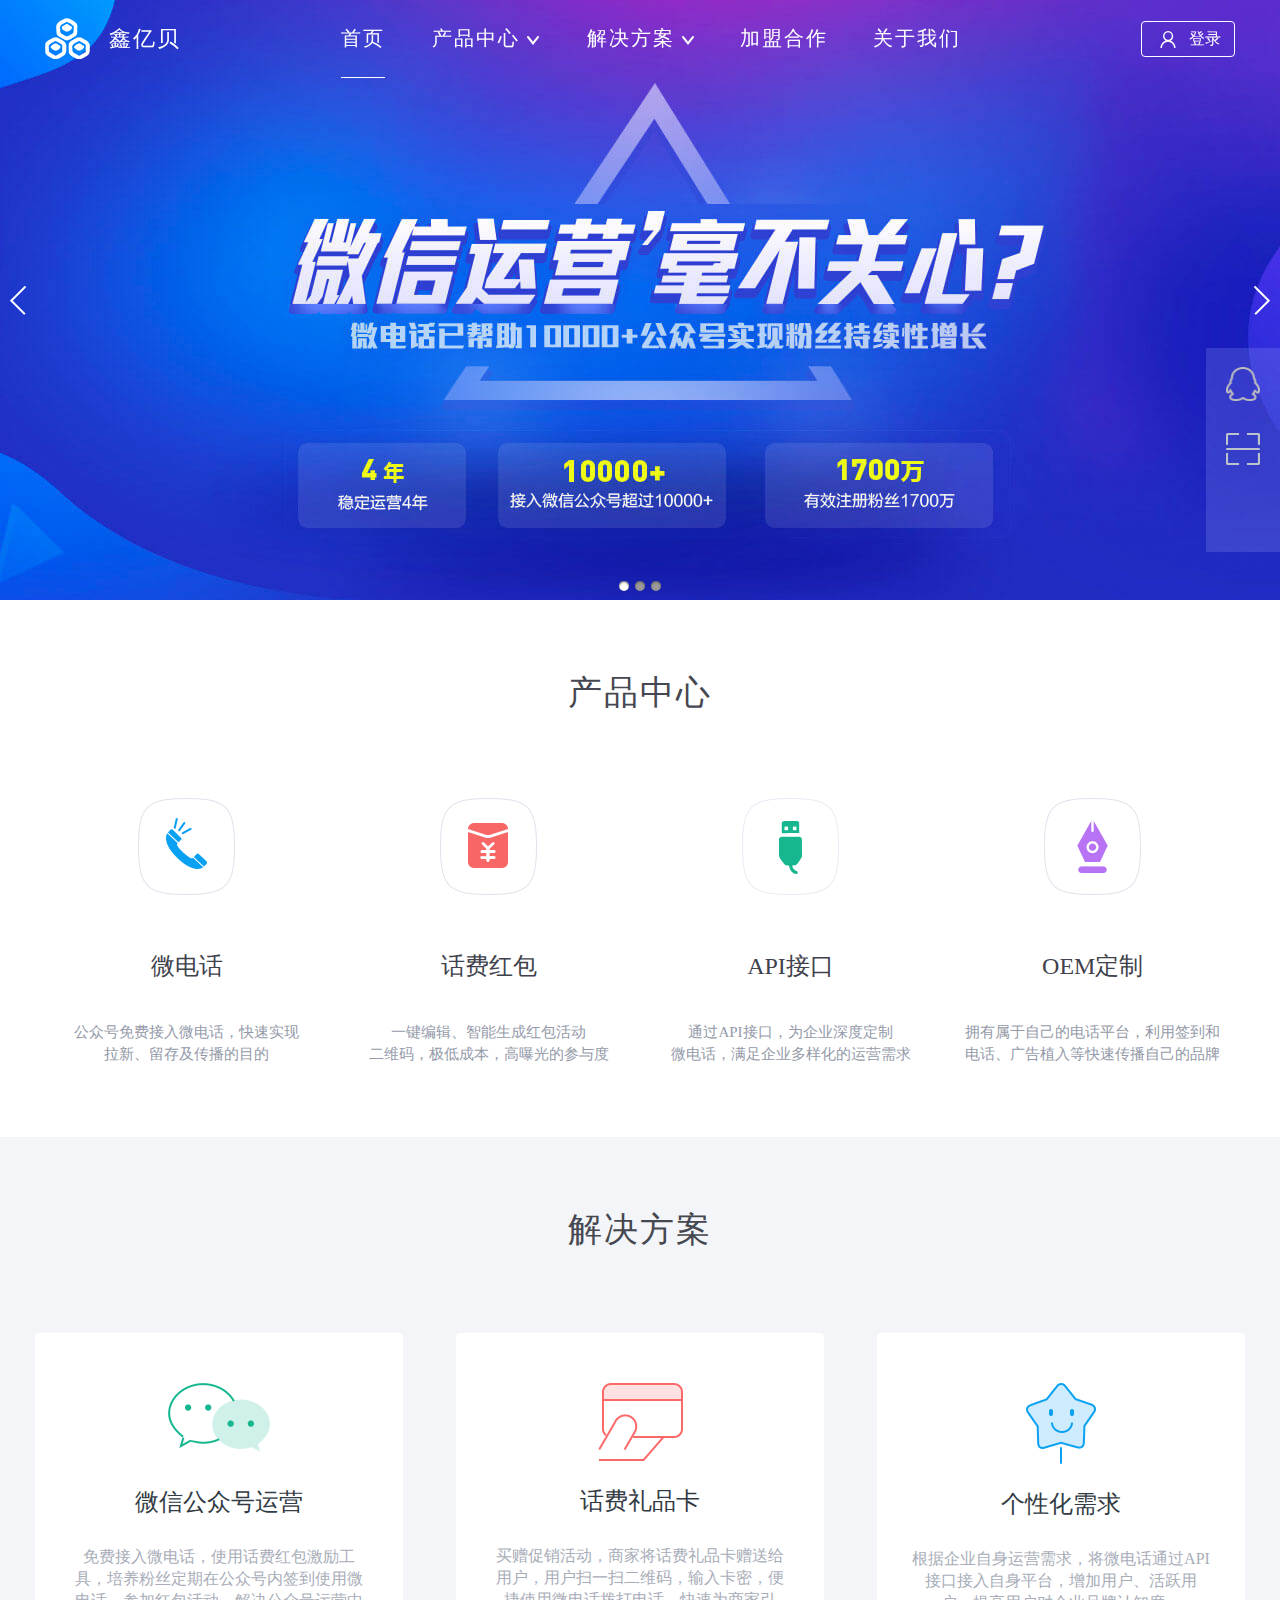
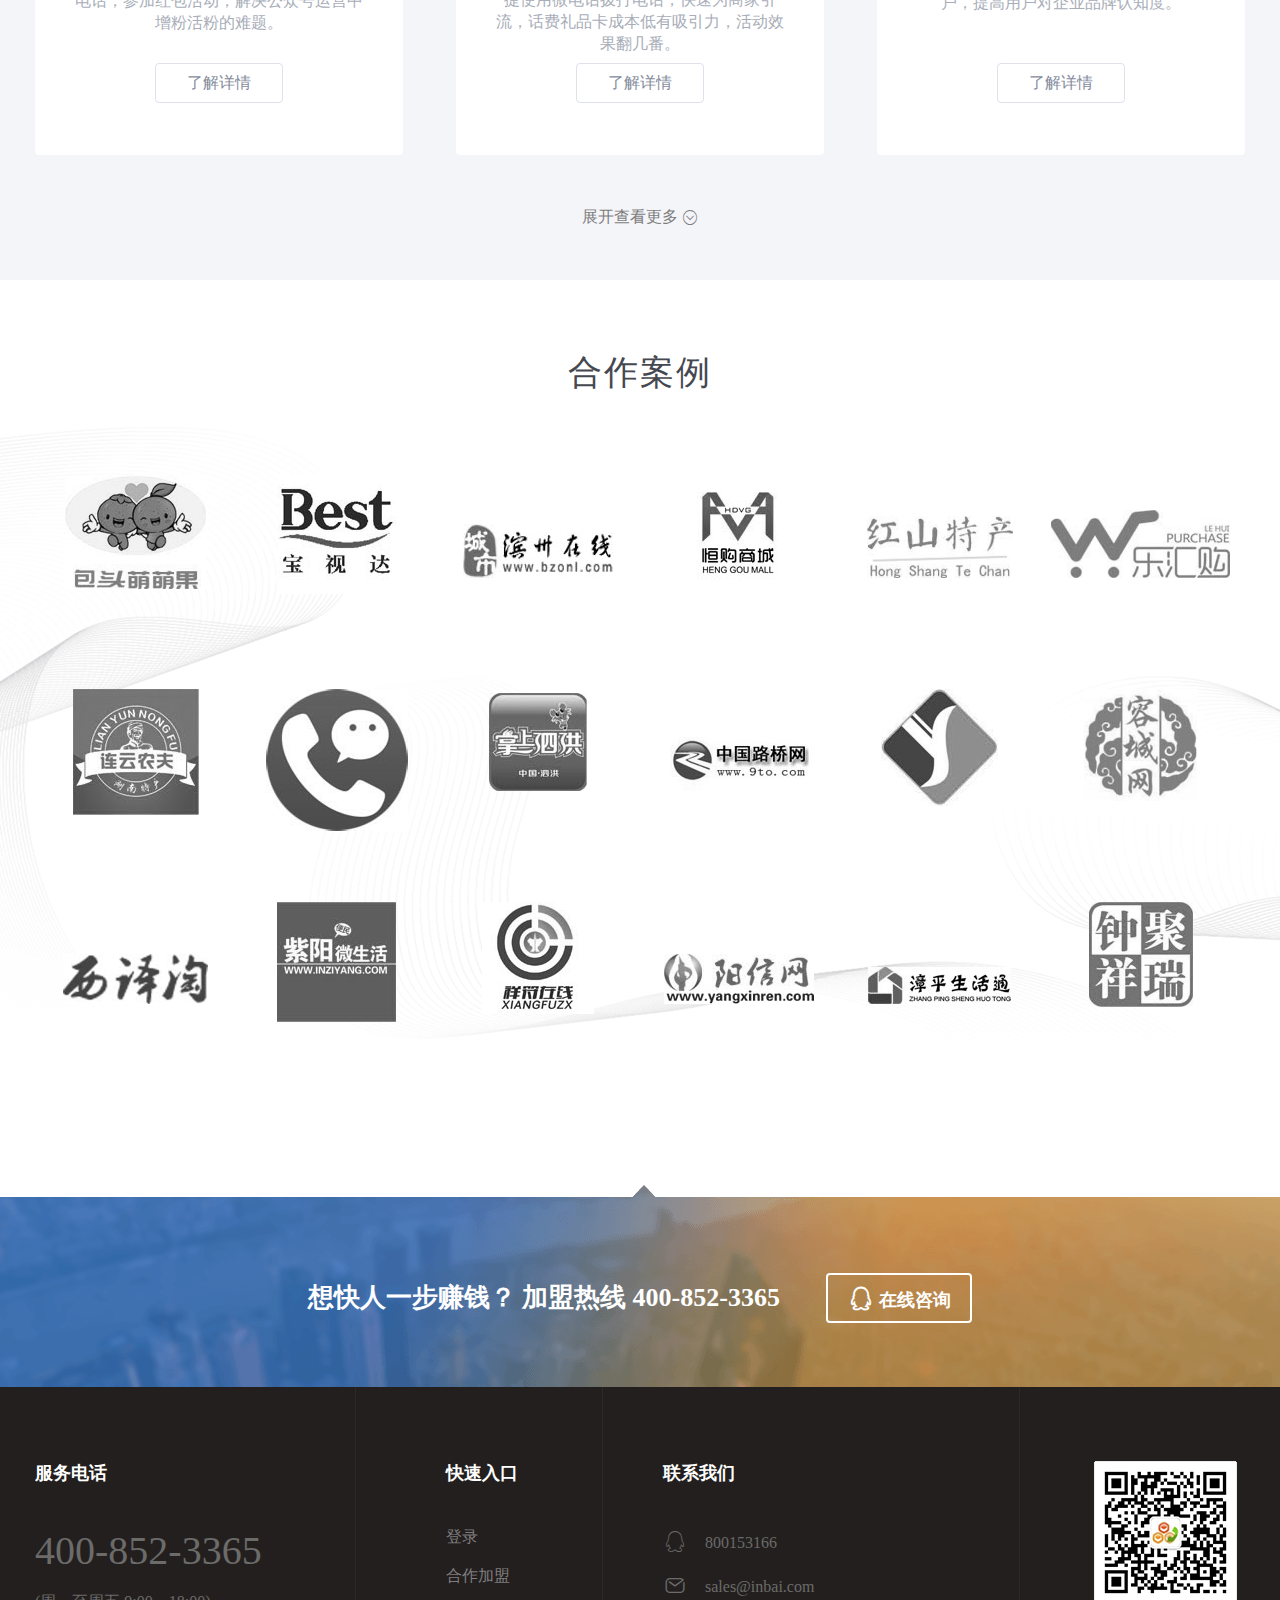
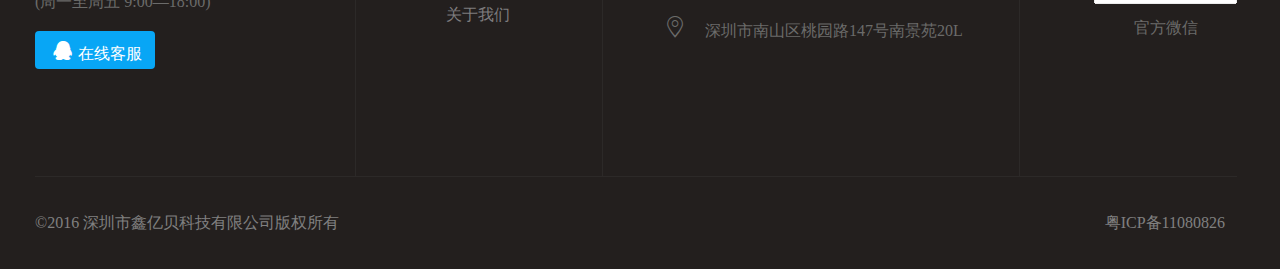
<file: index.html>
<!DOCTYPE html>
<html>
  <head>
	  <meta charset="UTF-8">
    <title>鑫亿贝—专注微信营销解决方案</title>
	
    <meta http-equiv="keywords" content="鑫亿贝,微电话,红包二维码,亿贝,亿贝CALL">
	<meta http-equiv="description" content="鑫亿贝，微信营销创新型解决方案服务商，通过为公众号提供签到送话费、流量，红包二维码，话费红包，帮助公众号精细化进行用户运营，实现拉新、留存及促活的目标。">
    <meta http-equiv="content-type" conten="text/html; charset=UTF-8">
    <meta http-equiv="X-UA-Compatible" content="IE=edge,chrome=1" />
    <link rel="stylesheet" href="css/idangerous.swiper.css" type="text/css">
  	<link rel="stylesheet" href="css/head.css" type="text/css">
  	<link rel="stylesheet" href="css/common.css" type="text/css">
	<link rel="shortcut icon" type="image/x-icon" href="img/LOGO2.png" media="screen" />
	<!-- QQ 咨询	-->
	<script charset="utf-8" src="http://wpa.b.qq.com/cgi/wpa.php"></script>
  </head>
  
  <body>
  	<!--顶部标题、导航、广告、-->
  	<div  class="top">
		<!--标题、导航-->
		<div class="top-title">
			<div style="width:1210px;margin:auto;">
				<div class="logo" onclick="location='index.html'"></div>
				<div class="logo-title" onclick="location='index.html'">鑫亿贝</div>
	
				<div class="daohang" id="daohang" style="border-bottom: 1px solid white;" onclick="location='index.html'">首页</div>
				<div class="daohang" id="daohang1">
					产品中心 <img src="img/down.png">
					<div class="menu" id="menu1">
						<div onclick="location='product/microphone.html'">微电话</div>
						<div onclick="location='product/welfare.html'">话费红包</div>
						<div onclick="location='product/api.html'">API接口</div>
						<div onclick="location='product/microphone.html'">OEM定制</div>
					</div>
				</div>
				<div class="daohang" id="daohang2">
					解决方案 <img src="img/down.png">
					<div class="menu" id="menu2">
						<div onclick="location='solution/wechat.html'">公众号运营</div>
						<div onclick="location='solution/giftcard.html'">话费礼品卡</div>
						<div onclick="location='solution/individualization.html'">个性化需求</div>
					</div>
				</div>
				<div class="daohang" id="daohang3" onclick="location='solution/alliancecooperation.html'">加盟合作</div>
				<div class="daohang" id="daohang4" onclick="location='about/about.html'">关于我们</div>
				<div class="signbtn">
				<a class="fonts-16" href="http://agent.microdh.com"><span class="icon iconfont icon-user"></span>登录</a>
				</div>
			</div>
		</div>


		<!-- banenr -->
		  <div class="banenr">
		    <a class="arrow-left" href="#"></a> 
		    <a class="arrow-right" href="#"></a>
		    <div class="swiper-container">
		      <div class="swiper-wrapper">
		        <div class="swiper-slide"> <a href="product/microphone.html"><div class="bg1"></div></a></div>
		        <div class="swiper-slide"> <a href="product/welfare.html"><div class="bg2"></div></a></div>
		        <div class="swiper-slide"> <a href="solution/alliancecooperation.html"><div class="bg3"></div></a></div>
		      </div>
		    </div>
		    <div class="pagination"></div>
		  </div>
		

		
	</div>

	<!--产品中心-->
	<div class="product-Center">

		<h3 class="theme-title">产品中心</h3>
		<table>
			<tr height="150px" valign="top">
				<td onclick="location='product/microphone.html'" width="302px"><img alt="微电话" src="img/phone.png" class="product-img1"></td>
				<td onclick="location='product/welfare.html'" width="302px"><img alt="话费红包" src="img/redpacket.png" class="product-img2"></td>
				<td onclick="location='product/api.html'" width="302px"><img alt="API接口" src="img/api.png" class="product-img3"></td>
				<td onclick="location='product/microphone.html'" width="302px"><img alt="OEM定制" src="img/OEM.png" class="product-img4"></td>
			</tr>
			<tr class="text-title">
				<td>微电话</td>
				<td>话费红包</td>
				<td>API接口</td>
				<td>OEM定制</td>
			</tr>
			<tr>
				<td colspan="4" height="35px"></td>
			</tr>
			<tr class="text-desc">
				<td>公众号免费接入微电话，快速实现<br>拉新、留存及传播的目的</td>
				<td>一键编辑、智能生成红包活动<br>二维码，极低成本，高曝光的参与度</td>
				<td>通过API接口，为企业深度定制<br>微电话，满足企业多样化的运营需求</td>
				<td>拥有属于自己的电话平台，利用签到和<br>电话、广告植入等快速传播自己的品牌</td>
			</tr>
		</table>
	</div>

	<!--解决方案-->
	<div class="solution">

		<h3 class="theme-title">解决方案</h3>
			
			<ul class="solution-list">
				<li onclick="location='solution/wechat.html'">
					<div class="box">
						<img src="img/wechat.png" height="69" width="102" alt="微信公众号运营">
						<h4 style="margin-top:30px;">微信公众号运营</h4>
						<p>免费接入微电话，使用话费红包激励工具，培养粉丝定期在公众号内签到使用微电话，参加红包活动，解决公众号运营中增粉活粉的难题。</p>
						<a href="javascript:;">了解详情</a>
					</div>
				</li>
				<li class="list-margin" onclick="location='solution/giftcard.html'">
					<div class="box">
						<img src="img/card.png" height="78" width="85" alt="话费礼品卡">
						<h4>话费礼品卡</h4>
						<p>买赠促销活动，商家将话费礼品卡赠送给用户，用户扫一扫二维码，输入卡密，便捷使用微电话拨打电话，快速为商家引流，话费礼品卡成本低有吸引力，活动效果翻几番。</p>
						<a href="javascript:;">了解详情</a>
					</div>
				</li>
				<li onclick="location='solution/individualization.html'">
					<div class="box">
						<img src="img/config.png" height="81" width="70" alt="个性化需求">
						<h4>个性化需求</h4>
						<p>根据企业自身运营需求，将微电话通过API接口接入自身平台，增加用户、活跃用户，提高用户对企业品牌认知度。</p>
						<a href="javascript:;">了解详情</a>
					</div>
				</li>
				<br style="clear:both;">
			</ul>

		<div class="more1" id="more">
			<a href="javascript:;">展开查看更多 <span class="icon iconfont icon-more"></span></a>
		</div>
		<div class="more-show">
			<ul class="solution-list">
				<li onclick="location='solution/wechat.html'">
					<div class="box">
						<img src="img/wechat.png" height="69" width="102" alt="微信公众号运营">
						<h4 style="margin-top:30px;">微信公众号运营</h4>
						<p>免费接入微电话，使用话费红包激励工具，培养粉丝定期在公众号内签到使用微电话，参加红包活动，解决公众号运营中增粉活粉的难题。</p>
						<a href="javascript:;">了解详情</a>
					</div>
				</li>
				<li class="list-margin" onclick="location='solution/giftcard.html'">
					<div class="box">
						<img src="img/card.png" height="78" width="85" alt="话费礼品卡">
						<h4>话费礼品卡</h4>
						<p>买赠促销活动，商家将话费礼品卡赠送给用户，用户扫一扫二维码，输入卡密，便捷使用微电话拨打电话，快速为商家引流，话费礼品卡成本低有吸引力，活动效果翻几番。</p>
						<a href="javascript:;">了解详情</a>
					</div>
				</li>
				<li onclick="location='solution/individualization.html'">
					<div class="box">
						<img src="img/config.png" height="81" width="70" alt="个性化需求">
						<h4>个性化需求</h4>
						<p>根据企业自身运营需求，将微电话通过API接口接入自身平台，增加用户、活跃用户，提高用户对企业品牌认知度。</p>
						<a href="javascript:;">了解详情</a>
					</div>
				</li>
				<br style="clear:both;">
			</ul>
		</div>

	</div>

	<!--合作案例-->
	<div class="index-case">
		<h3 class="theme-title">合作案例</h3>
		<ul class="case-show">
			<li>
				<img src="img/01.jpg" height="113" width="141">
				<div class="wchat"><img src="img/01 (2).jpg" height="193" width="193"></div>
			</li>
			<li>
				<img src="img/02.jpg" height="118" width="118">
				<div class="wchat"><img src="img/02 (2).jpg" height="193" width="193"></div>
			</li>
			<li>
				<img src="img/03.jpg" height="54" width="150">
				<div class="wchat"><img src="img/03 (2).jpg" height="193" width="193"></div>
			</li>
			<li>
				<img src="img/04.jpg" height="116" width="116">
				<div class="wchat"><img src="img/04 (2).jpg" height="193" width="193"></div>
			</li>
			<li>
				<img src="img/05.jpg" height="62" width="146">
				<div class="wchat"><img src="img/05 (2).jpg" height="193" width="193"></div>
			</li>
			<li>
				<img src="img/06.jpg" height="68" width="179">
				<div class="wchat"><img src="img/06 (2).jpg" height="193" width="193"></div>
			</li>
			<li>
				<img src="img/07.jpg" height="126" width="126">
				<div class="wchat"><img src="img/07 (2).jpg" height="193" width="193"></div>
			</li>
			<li>
				<img src="img/08.jpg" height="142" width="142">
				<div class="wchat"><img src="img/08 (2).png" height="193" width="193"></div>
			</li>
			<li>
				<img src="img/09.jpg" height="98" width="98">
				<div class="wchat"><img src="img/09 (2).jpg" height="193" width="193"></div>
			</li>
			<li>
				<img src="img/10.jpg" height="62" width="186">
				<div class="wchat"><img src="img/10 (2).jpg" height="193" width="193"></div>
			</li>
			<li>
				<img src="img/11.jpg" height="117" width="117">
				<div class="wchat"><img src="img/11 (2).jpg" height="193" width="193"></div>
			</li>
			<li>
				<img src="img/12.jpg" height="112" width="113">
				<div class="wchat"><img src="img/12 (2).jpg" height="193" width="193"></div>
			</li>
			<li>
				<img src="img/13.jpg" height="50" width="145">
				<div class="wchat"><img src="img/13 (2).jpg" height="193" width="193"></div>
			</li>
			<li>
				<img src="img/14.jpg" height="120" width="119">
				<div class="wchat"><img src="img/14 (2).jpg" height="193" width="193"></div>
			</li>
			<li>
				<img src="img/15.jpg" height="112" width="112">
				<div class="wchat"><img src="img/15 (2).jpg" height="193" width="193"></div>
			</li>
			<li>
				<img src="img/16.jpg" height="50" width="150">
				<div class="wchat"><img src="img/16 (2).jpg" height="193" width="193"></div>
			</li>
			<li>
				<img src="img/17.jpg" height="37" width="143">
				<div class="wchat"><img src="img/17 (2).jpg" height="193" width="193"></div>
			</li>
			<li>
				<img src="img/18.jpg" height="105" width="104">
				<div class="wchat"><img src="img/18 (2).jpg" height="193" width="193"></div>
			</li>

			<br style="clear:both;">
		</ul>

	</div>

	<!--加盟方式-->
	<div class="jiameng-big">
		<div class="jmnum">
				<h4>
					想快人一步赚钱？ 加盟热线  400-852-3365 <a href="javascript:;" id="lijizhixun2"><span class="icon iconfont icon-3"></span> 在线咨询</a>
				</h4>

		</div>

	</div>

	<div class="suspension-window" id="suspensionWindow">
		<table cellpadding="0" cellspacing="10">
			<tr>
				<td class="suspension4-td" rowspan="3"><img src="img/qrcode2.png" class="suspension4"></td>
				<td class="suspension"><img src="img/qq2.png" class="suspension1"></td>
				<td rowspan="3"></td>
			</tr>
			<tr>
				<td class="suspension" id="da"><img src="img/sao2.png" class="suspension2"></td>
			</tr>
			<tr>
				<td class="suspension"><img src="img/top.png" class="suspension3"></td>
			</tr>
		</table>
	</div>

<!-- footer -->
<div class="footer">
    <ul class="foot-list">


	<li class="foot-center1">
		<h4>服务电话</h4>
		<p class="phone-number">400-852-3365</p>
		<p>(周一至周五 9:00—18:00)</p>
		<p><a class="qq" href="javascript:;" id="lijizhixun"><span class="icon iconfont icon-QQ"></span>在线客服</a></p>
	</li>
	<li class="foot-center2">
		<h4>快速入口</h4>
		<p><a href="http://agent.microdh.com" target="_parent">登录</a></p>
		<p><a href="solution/alliancecooperation.html" target="_parent">合作加盟</a></p>
	    <p><a href="about/about.html" target="_parent">关于我们</a></p>
	</li>
	<li class="foot-center3">
		<h4>联系我们</h4>
	    <p><span class="icon iconfont icon-3"></span>800153166</p>
		<p><span class="icon iconfont icon-email"></span>sales@inbai.com</p>
	    <p><span class="icon iconfont icon-address"></span>深圳市南山区桃园路147号南景苑20L</p>
	</li>
	<li class="foot-center4">
		 <img src="img/qrcode.png" alt="二维码" class="qrcode">
		 <span>官方微信</span>
	</li>

    </ul>
    <div class="foot-down">
        <p class="foot-down-left"><span>粤ICP备11080826</span>©2016  深圳市鑫亿贝科技有限公司版权所有  </p>

    </div>
</div>

	
	<script type="text/javascript" src="js/jquery-1.9.1.min.js"></script>
	<script type="text/javascript" src="js/idangerous.swiper.min.js"></script>
	<script type="text/javascript" src="js/gw.js"></script>
	<script type="text/javascript" src="js/common.js"></script>
  </body>
  <script>
	function iFrameHeight() {
		var ifm = document.getElementById("iframefooter");
		var subWeb = document.frames ? document.frames["iframefooter"].document : ifm.contentDocument;
		if (ifm != null && subWeb != null) {
			ifm.height = subWeb.body.scrollHeight;
		}
	}
	BizQQWPA.addCustom({aty: '0', a: '0', nameAccount: 800153166, selector: 'lijizhixun'});
	BizQQWPA.addCustom({aty: '0', a: '0', nameAccount: 800153166, selector: 'lijizhixun2'});
</script>
</html>
</file>
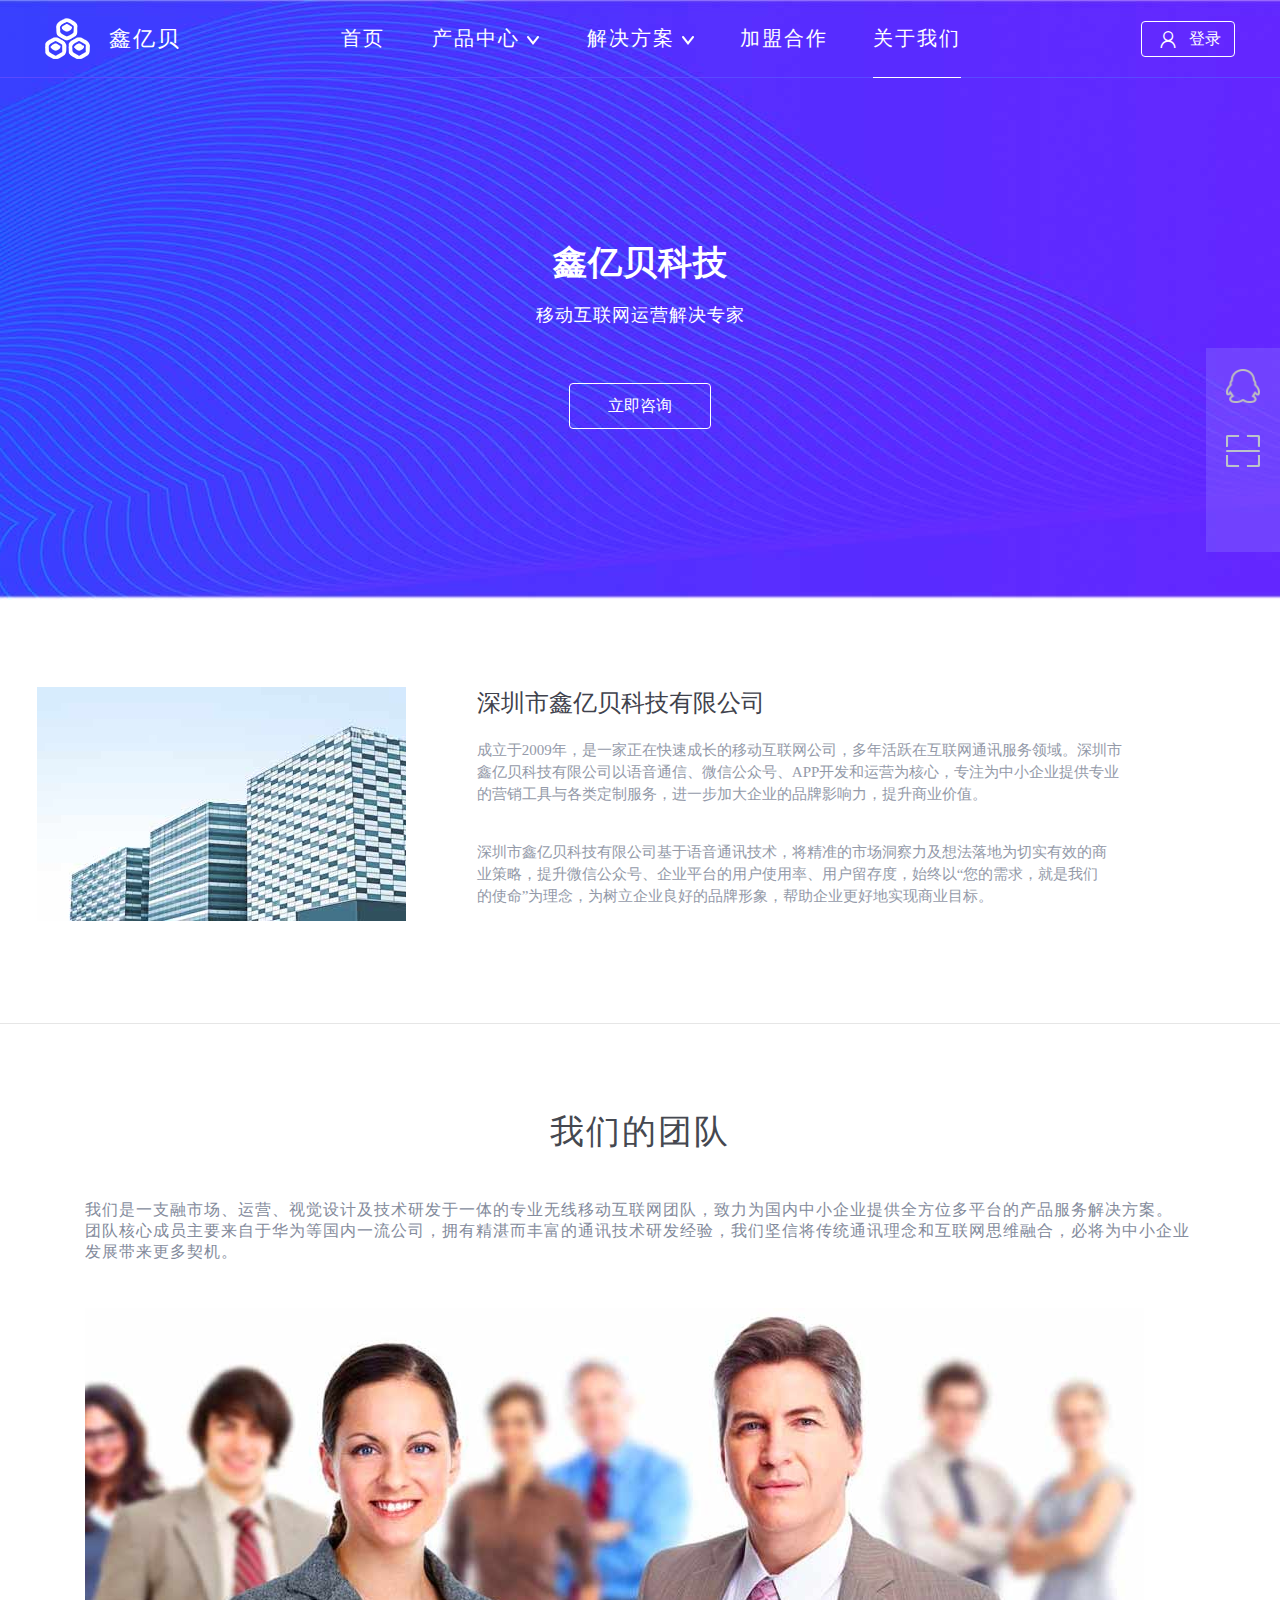
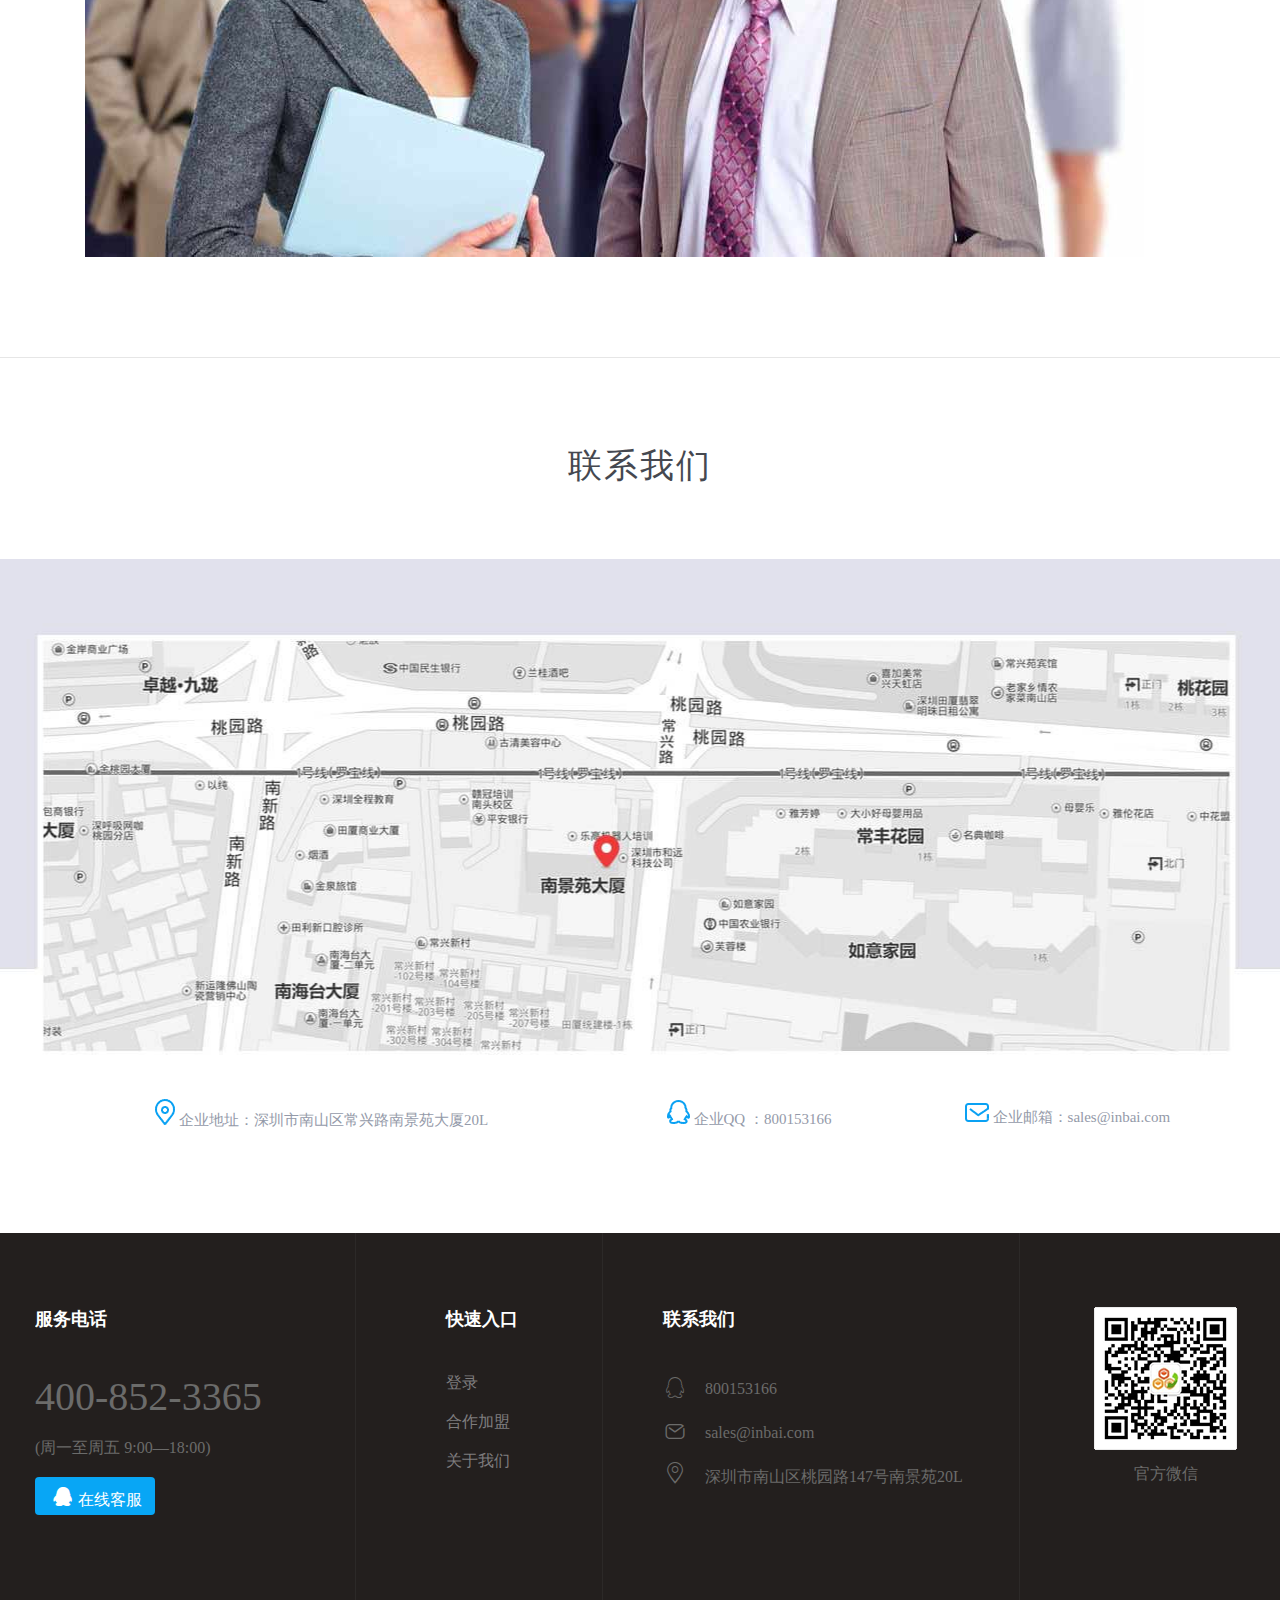
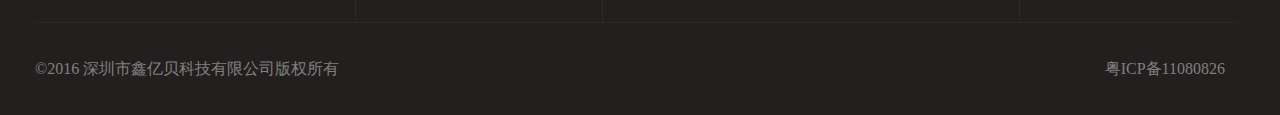
<file: about/about.html>
<!DOCTYPE HTML PUBLIC "-//W3C//DTD HTML 4.01 Transitional//EN">
<html>
  <head>
    <title>关于</title>
	<meta charset="UTF-8">
	<meta http-equiv="keywords" content="鑫亿贝,微电话,红包二维码,亿贝,亿贝CALL">
	<meta http-equiv="description" content="鑫亿贝，微信营销创新型解决方案服务商，通过为公众号提供签到送话费、流量，红包二维码，话费红包，帮助公众号精细化进行用户运营，实现拉新、留存及促活的目标。">
 	<meta name=”viewport” content="width=device-width, initial-scale=1" />
 	<link rel="shortcut icon" type="image/x-icon" href="../img/LOGO2.png" media="screen" />
	<!-- QQ 咨询	-->
	<script charset="utf-8" src="http://wpa.b.qq.com/cgi/wpa.php"></script>
	<script type="text/javascript" src="js/jquery-1.9.1.min.js"></script>
    <link rel="stylesheet" href="css/about.css" type="text/css"></link>
	<link rel="stylesheet" href="../css/common.css" type="text/css">
  </head>
  <body>
	<div class="top">
        <!--标题、导航-->
		<div class="top-title">
			<div style="width:1210px;margin:auto;">
				<div class="logo" onclick="location='../index.html'"></div>
				<div class="logo-title" onclick="location='../index.html'">鑫亿贝</div>
	
				<div class="daohang" id="daohang" onclick="location='../index.html'">首页</div>
				<div class="daohang" id="daohang1">
					产品中心 <img src="../img/down.png">
					<div class="menu" id="menu1">
						<div onclick="location='../product/microphone.html'">微电话</div>
						<div onclick="location='../product/welfare.html'">话费红包</div>
						<div onclick="location='../product/api.html'">API接口</div>
						<div onclick="location='../product/microphone.html'">OEM定制</div>
					</div>
				</div>
				<div class="daohang" id="daohang2">
					解决方案 <img src="../img/down.png">
					<div class="menu" id="menu2">
						<div onclick="location='../solution/wechat.html'">公众号运营</div>
						<div onclick="location='../solution/giftcard.html'">话费礼品卡</div>
						<div onclick="location='../solution/individualization.html'">个性化需求</div>
					</div>
				</div>
				<div class="daohang" id="daohang3" onclick="location='../solution/alliancecooperation.html'">加盟合作</div>
				<div class="daohang" id="daohang4" onclick="location='../about/about.html'"  style="border-bottom: 1px solid white;">关于我们</div>
                <div class="signbtn">
                    <a class="fonts-16" href="http://agent.microdh.com"><span class="icon iconfont icon-user"></span>登录</a>
                </div>
			</div>
		</div>
        <div class="advertising">
            <div class="flipin">
    			<div id="advertising_div2">
    	            <span class="advertising2">鑫亿贝科技</span>
    			</div>
    			<div id="advertising_div3">
                	<span class="advertising3">移动互联网运营解决专家</span>
    			</div>
    			<div id="advertising_div4">
                    <a href="javascript:;" class="consultationbtn" id="lijizhixun">立即咨询</a>
                </div>
            </div>
        </div>
    </div>
	<!--公司简介-->
	<div id="company-profile">
		<table>
			<tr valign="top">
				<td rowspan="3" width="440px"><img id="house_img" src="img/house.jpg" align="top"></img></td>
				<td class="text-title" width="770px" height="50px">深圳市鑫亿贝科技有限公司</td>
			</tr>
			<tr valign="top">
				<td class="text-desc" height="100px">成立于2009年，是一家正在快速成长的移动互联网公司，多年活跃在互联网通讯服务领域。深圳市<br>鑫亿贝科技有限公司以语音通信、微信公众号、APP开发和运营为核心，专注为中小企业提供专业<br>的营销工具与各类定制服务，进一步加大企业的品牌影响力，提升商业价值。</td>
			</tr>
			<tr valign="top">
				<td class="text-desc">深圳市鑫亿贝科技有限公司基于语音通讯技术，将精准的市场洞察力及想法落地为切实有效的商<br>业策略，提升微信公众号、企业平台的用户使用率、用户留存度，始终以“您的需求，就是我们<br>的使命”为理念，为树立企业良好的品牌形象，帮助企业更好地实现商业目标。</td>
			</tr>
		</table>
	</div>
	<div style="min-width:1210px;border-bottom: 1px solid #E6E6E6;margin-top: 100px;"></div>
	<!--我们的团队-->
	<div id="our-team">
		<div id="our-team-title">
			<span class="theme-title">我们的团队</span>
		</div>
		<div id="our-team-title-desc">
			<span class="theme-title-desc">我们是一支融市场、运营、视觉设计及技术研发于一体的专业无线移动互联网团队，致力为国内中小企业提供全方位多平台的产品服务解决方案。<br>团队核心成员主要来自于华为等国内一流公司，拥有精湛而丰富的通讯技术研发经验，我们坚信将传统通讯理念和互联网思维融合，必将为中小企业<br>发展带来更多契机。</span>
		</div>
		<div id="our-team-img">
			<img src="img/about_team.jpg">
		</div>
	</div>
	<div style="min-width:1210px;border-bottom: 1px solid #E6E6E6;margin-top: 100px;"></div>
	<!--联系我们-->
	<div id="connect-us">
		<div id="connect-us-title">
			<span class="theme-title">联系我们</span>
		</div>
		<div id="connect-us-img">
		</div>
		<table>
			<tr class="text-desc">
				<td><img src="img/tuoyuan.png"></img>&nbsp;企业地址：深圳市南山区常兴路南景苑大厦20L</td>
				<td><img src="img/qq.png"></img>&nbsp;企业QQ ：800153166</td>
				<td><img src="img/email.png"></img>&nbsp;企业邮箱：sales@inbai.com</td>
			</tr>
		</table>
	</div>


    <!--footer-->
        <div class="footer">
            <ul class="foot-list">
            <li class="foot-center1">
                <h4>服务电话</h4>
                <p class="phone-number">400-852-3365</p>
                <p>(周一至周五 9:00—18:00)</p>
                <p><a class="qq" href="javascript:;" id="lijizhixun"><span class="icon iconfont icon-QQ"></span>在线客服</a></p>
            </li>
            <li class="foot-center2">
                <h4>快速入口</h4>
                <p><a href="http://agent.microdh.com" target="_parent">登录</a></p>
                <p><a href="../solution/alliancecooperation.html" target="_parent">合作加盟</a></p>
                <p><a href="about.html" target="_parent">关于我们</a></p>
            </li>
            <li class="foot-center3">
                <h4>联系我们</h4>
                <p><span class="icon iconfont icon-3"></span>800153166</p>
                <p><span class="icon iconfont icon-email"></span>sales@inbai.com</p>
                <p><span class="icon iconfont icon-address"></span>深圳市南山区桃园路147号南景苑20L</p>
            </li>
            <li class="foot-center4">
                 <img src="img/qrcode.png" alt="二维码" class="qrcode">
                 <span>官方微信</span>
            </li>

            </ul>
            <div class="foot-down">
                <p class="foot-down-left"><span>粤ICP备11080826</span>©2016  深圳市鑫亿贝科技有限公司版权所有  </p>

            </div>
        </div>




		<script>
			function iFrameHeight() {
				var ifm = document.getElementById("iframefooter");
				var subWeb = document.frames ? document.frames["iframefooter"].document : ifm.contentDocument;
				if (ifm != null && subWeb != null) {
					ifm.height = subWeb.body.scrollHeight;
				}
			}
		</script>
		<div class="suspension-window" id="suspensionWindow">
			<table cellpadding="0" cellspacing="10">
				<tr>
					<td class="suspension4-td" rowspan="3"><img src="../img/qrcode2.png" class="suspension4"></td>
					<td class="suspension"><img src="../img/qq2.png" class="suspension1"></td>
					<td rowspan="3"></td>
				</tr>
				<tr>
					<td class="suspension" id="da"><img src="../img/sao2.png" class="suspension2"></td>
				</tr>
				<tr>
					<td class="suspension"><img src="../img/top.png" class="suspension3"></td>
				</tr>
			</table>
		</div>
	</body>
<script src="js/about.js"></script>
<script src="../js/common.js"></script>
</html>
</file>
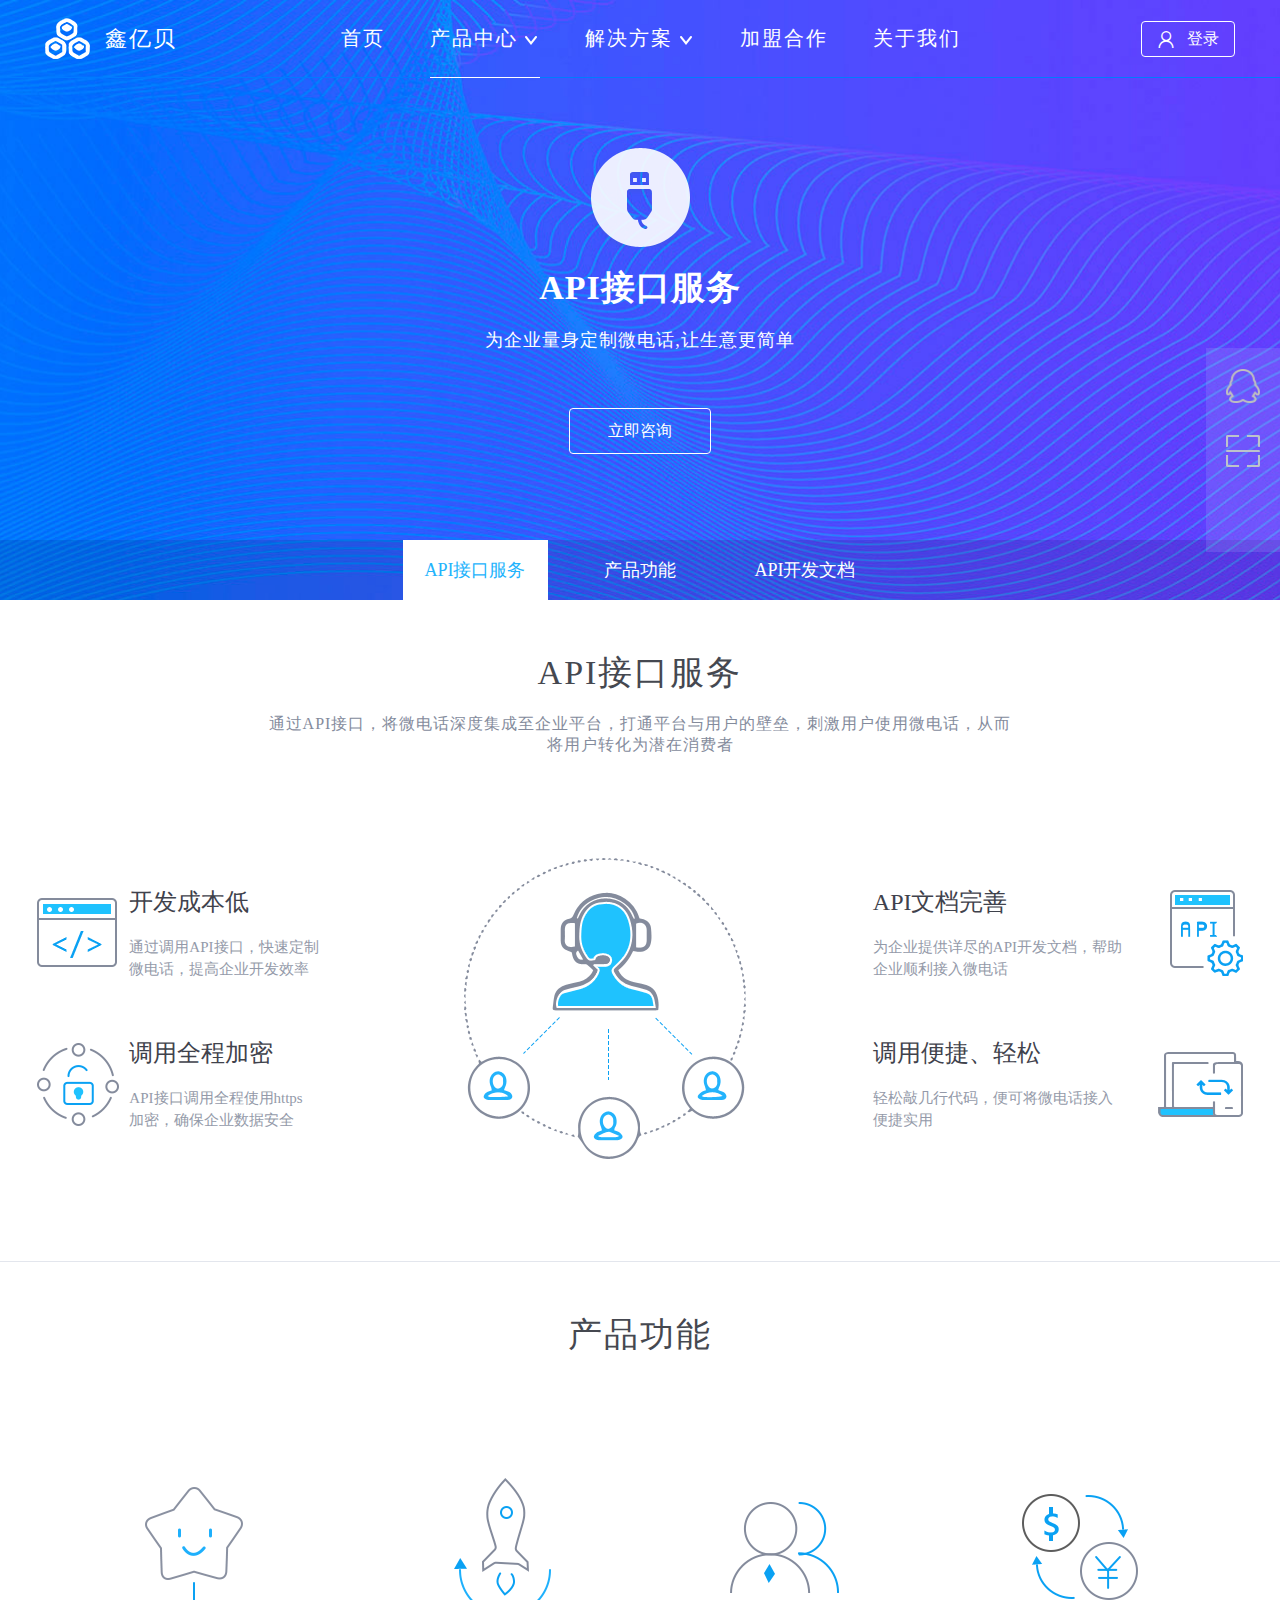
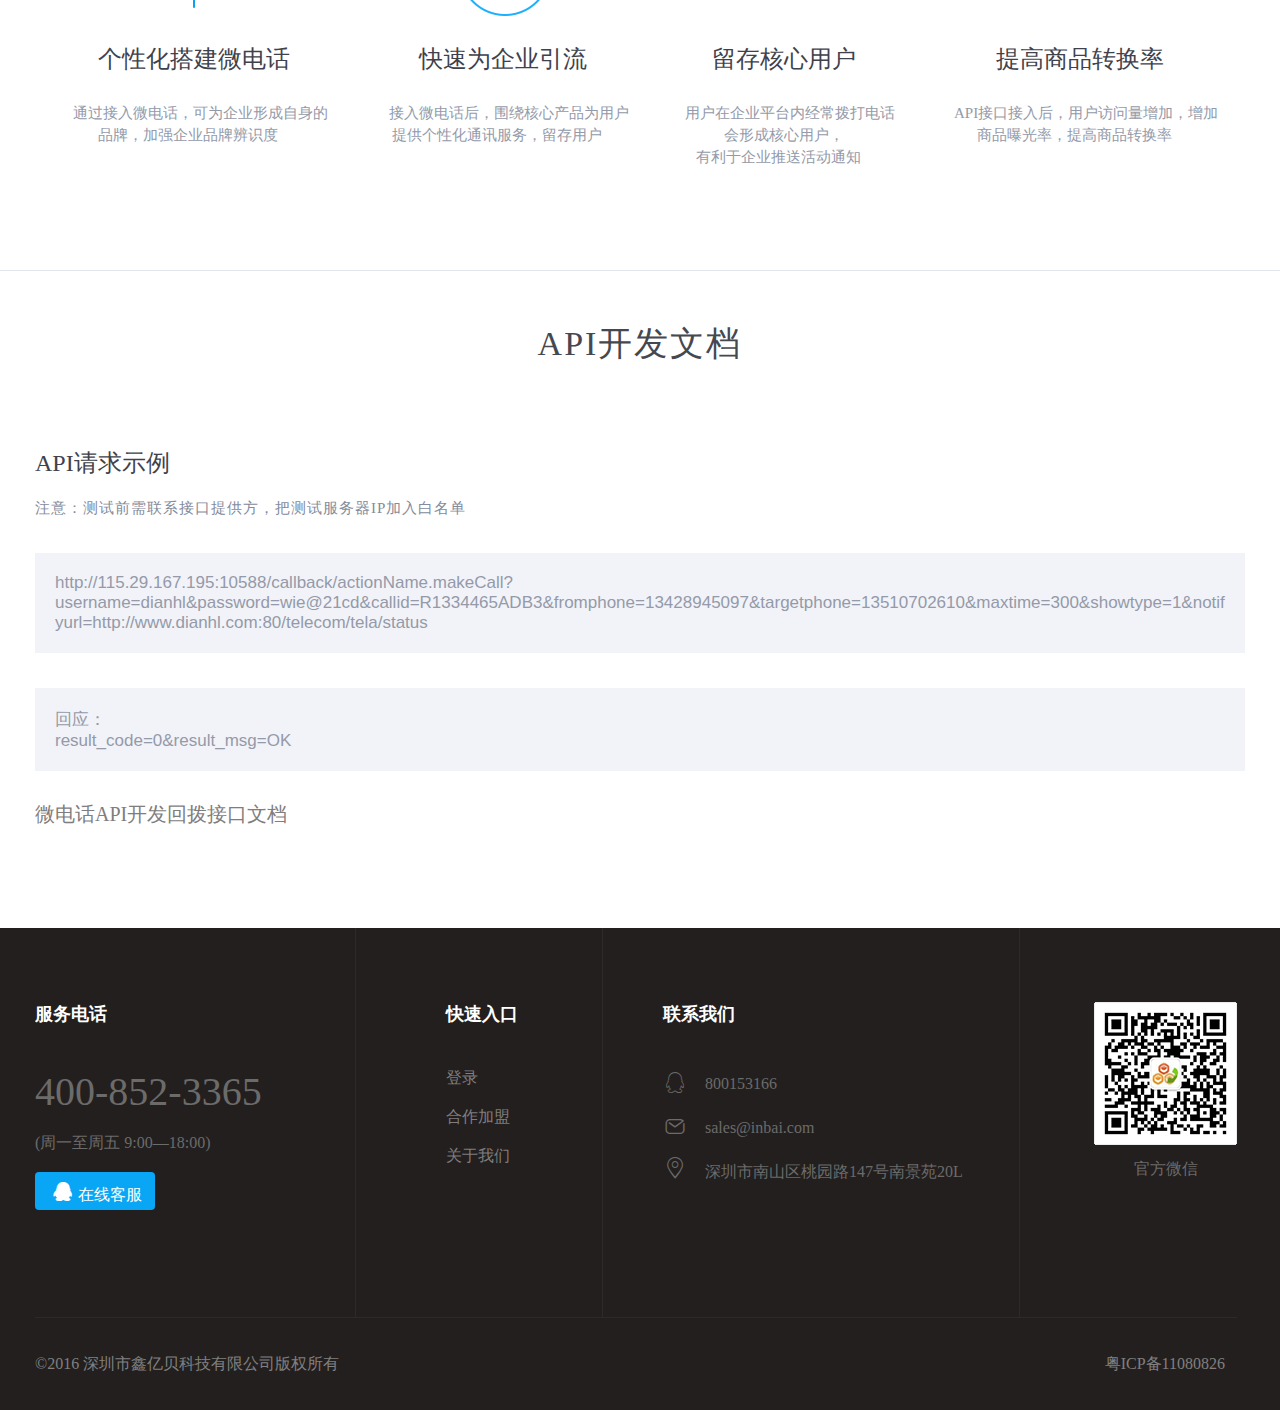
<file: product/api.html>
<!DOCTYPE html PUBLIC "-//W3C//DTD HTML 4.01 Transitional//EN" "http://www.w3.org/TR/html4/loose.dtd">
<html>
    <head>
        <meta http-equiv="Content-Type" content="text/html; charset=UTF-8">
		<meta http-equiv="X-UA-Compatible" content="IE=edge,chrome=1" />
		<meta http-equiv="keywords" content="鑫亿贝,微电话,红包二维码,亿贝,亿贝CALL"/>
		<meta http-equiv="description" content="鑫亿贝，微信营销创新型解决方案服务商，通过为公众号提供签到送话费、流量，红包二维码，话费红包，帮助公众号精细化进行用户运营，实现拉新、留存及促活的目标。"/>
		<link rel="shortcut icon" type="image/x-icon" href="../img/LOGO2.png" media="screen" />
        <title>API-产品中心</title>
		<link rel="stylesheet" href="css/api.css" type="text/css">
		<link rel="stylesheet" href="../css/common.css" type="text/css">
		<script type="text/javascript" src="../js/jquery-1.9.1.min.js"></script>
		<script charset="utf-8" src="http://wpa.b.qq.com/cgi/wpa.php"></script>
    </head>
    <body>
		<!--顶部标题、导航、广告、-->
	    <div class="top">
			<!--标题、导航-->
			<div class="top-title">
				<div style="width:1210px;margin:auto;">
					<div class="logo" onclick="location='../index.html'"></div>
					<div class="logo-title" onclick="location='../index.html'">鑫亿贝</div>
		
					<div class="daohang" id="daohang" onclick="location='../index.html'">首页</div>
					<div class="daohang" id="daohang1" style="border-bottom: 1px solid white;">
						产品中心 <img src="img/down.png">
						<div class="menu" id="menu1">
							<div onclick="location='../product/microphone.html'">微电话</div>
							<div onclick="location='../product/welfare.html'">话费红包</div>
							<div onclick="location='../product/api.html'">API接口</div>
							<div onclick="location='../product/microphone.html'">OEM定制</div>
						</div>
					</div>
					<div class="daohang" id="daohang2">
						解决方案 <img src="img/down.png">
						<div class="menu" id="menu2">
							<div onclick="location='../solution/wechat.html'">公众号运营</div>
							<div onclick="location='../solution/giftcard.html'">话费礼品卡</div>
							<div onclick="location='../solution/individualization.html'">个性化需求</div>
						</div>
					</div>
					<div class="daohang" id="daohang3" onclick="location='../solution/alliancecooperation.html'">加盟合作</div>
					<div class="daohang" id="daohang4" onclick="location='../about/about.html'">关于我们</div>
					<div class="signbtn">
						<a class="fonts-16" href="http://agent.microdh.com" style="text-indent: 12px;"><span class="icon iconfont icon-user"></span>登录</a>
					</div>
				</div>
			</div>	
	        <div class="advertising">
                <div class="downLeft">
    	        	<div id="advertising_img">
    		        	<img id = "api_top_title" src="img/api_top_title.png"><br>
    	        	</div>
    				<div id="advertising_div2">
    		            <span class="advertising2">API接口服务</span><br>
    				</div>
    				<div id="advertising_div3">
    		            <span class="advertising3">为企业量身定制微电话,让生意更简单</span>
    				</div>
                </div>
    			<div id="advertising_div4" class="fadeinupbig">
                    <a href="javascript:;" class="consultationbtn" id="lijizhixun">立即咨询</a>
                </div>

	        </div>
	        <div class="navigation">
	        	<div style="margin:auto;border: 0px solid black;width:1210px;text-align: center;background:rgba(0,0,0,0);">
		            <a href="#center_inteface_line">
		                <div id="navigation1" class="navigation-detail" style="background-color: white;color: #23B3FC;">API接口服务</div>
		            </a>
		            <a href="#center_product_line">
		                <div id="navigation2" class="navigation-detail">产品功能</div>
		            </a>
		            <a href="#center_apidemo_line">
		                <div id="navigation3" class="navigation-detail">API开发文档</div>
		            </a>
				</div>
	        </div>
	    </div>
		<div id="center_inteface_line" name="center_inteface_line"></div>
        <div id="center_inteface" name="center_inteface">
        	<span class="theme-title">API接口服务</span><br><br>
        	<span class="theme-title-desc"> 通过API接口，将微电话深度集成至企业平台，打通平台与用户的壁垒，刺激用户使用微电话，从而<br>将用户转化为潜在消费者</span>
			<table id="center_inteface_table" border="0" align="center">
				<tr>
					<td align="left">
						<img id="api_chenben" src="img/api_chengben.png">
					</td>
					<td align="left">
						<span class="text-title"> 开发成本低</span><br><br>
                        <span class="text-desc"> 通过调用API接口，快速定制<br>微电话，提高企业开发效率</span>
					</td>
					<td rowspan="2">
						<img id="api_call" src="img/api_call.png">
					</td>
					<td align="left">
						<span class="text-title"> API文档完善</span><br><br>
                        <span class="text-desc">为企业提供详尽的API开发文档，帮助<br>企业顺利接入微电话</span>
					</td>
					<td align="right">
						<img id="api_wendang" src="img/api_wendang.png">
					</td>
				</tr>
				<tr>
					<td align="left">
                    	<img id="api_jiami" src="img/api_jiami.png">
                    </td>
                    <td align="left">
                    	<span class="text-title" > 调用全程加密</span><br><br>
                    	<span class="text-desc">API接口调用全程使用https<br>加密，确保企业数据安全</span>
                    </td>
					<td align="left">
						<span class="text-title" > 调用便捷、轻松</span><br><br>
                        <span class="text-desc">轻松敲几行代码，便可将微电话接入<br>便捷实用</span>
					</td>
					<td align="right">
						<img id="api_bianjie" src="img/api_bianjie.png">
					</td>
				</tr>
			</table>
        </div>
		<div id="center_product_line" name="center_product_line" style="min-width:1210px;height:1px;background-color:#E3E6ED;"></div>
		<div id="center_product" name="center_product">
			<span class="theme-title">产品功能</span><br><br>
			<table id="center_product_table" border="0">
				<tr>
					<td>
						<img id="product_gexinghua" src="img/product_gexinghua.png">
					</td>
					<td>
						<img id="product_yinliu" src="img/product_yinliu.png">
					</td>
					<td>
						<img id="product_liuchun" src="img/product_liuchun.png">
					</td>
					<td>
						<img id="product_zhuanhualv" src="img/product_zhuanhualv.png">
					</td>
				</tr>
				<tr>
					<td valign="top" style="padding-top:25px;padding-bottom:25px;">
						<span class="text-title">个性化搭建微电话</span>
					</td>
					<td valign="top" style="padding-top:25px;padding-bottom:25px;">
						<span class="text-title">快速为企业引流</span>
					</td>
					<td valign="top" style="padding-top:25px;padding-bottom:25px;">
						<span class="text-title">留存核心用户</span>
					</td>
					<td valign="top" style="padding-top:25px;padding-bottom:25px;">
						<span class="text-title">提高商品转换率</span>
					</td>
				</tr>
				<tr style="padding-bottom:40xp;"id="center_product_table_lasttr">
					<td valign="top">
						<span class="text-desc" style="padding-left:12px;padding-right:12px;">通过接入微电话，可为企业形成自身的<br>品牌，加强企业品牌辨识度</span>
					</td>
					<td valign="top">
						<span class="text-desc" style="padding-left:12px;padding-right:12px;">接入微电话后，围绕核心产品为用户<br>提供个性化通讯服务，留存用户</span>
					</td>
					<td valign="top">
						<span class="text-desc" style="padding-left:12px;padding-right:12px;">用户在企业平台内经常拨打电话<br>会形成核心用户，<br>有利于企业推送活动通知</span>
					</td>
					<td valign="top">
						<span class="text-desc" style="padding-left:12px;padding-right:12px;">API接口接入后，用户访问量增加，增加<br>商品曝光率，提高商品转换率</span>
					</td>
				</tr>
			</table>
		</div>
		<div id="center_apidemo_line" name="center_apidemo_line" style="min-width:1210px;height:1px;background-color:#E3E6ED;"></div>
		<div id="center_apidemo" name="center_apidemo">
			<div class="theme-title">API开发文档</div>
			<div id="api_shili" class="text-title">
			API请求示例
			</div>
			<div id="api_zhiyi" style="margin: 0 auto;text-align: left;word-wrap:break-word;">
			注意：测试前需联系接口提供方，把测试服务器IP加入白名单
			</div>
			<div class="api_demo">
				http://115.29.167.195:10588/callback/actionName.makeCall?username=dianhl&password=wie@21cd&callid=R1334465ADB3&fromphone=13428945097&targetphone=13510702610&maxtime=300&showtype=1&amp;notifyurl=http://www.dianhl.com:80/telecom/tela/status
			</div>
			<div class="api_demo">
			回应： <br>result_code=0&result_msg=OK
			</div>
			<div id="api_demo_download">
			<a href="download/API.doc">微电话API开发回拨接口文档</a>	
			</div>
		</div>

    <!--footer-->
        <div class="footer">
            <ul class="foot-list">
            <li class="foot-center1">
                <h4>服务电话</h4>
                <p class="phone-number">400-852-3365</p>
                <p>(周一至周五 9:00—18:00)</p>
                <p><a class="qq" href="javascript:;" id="lijizhixun"><span class="icon iconfont icon-QQ"></span>在线客服</a></p>
            </li>
            <li class="foot-center2">
                <h4>快速入口</h4>
                <p><a href="http://agent.microdh.com" target="_parent">登录</a></p>
                <p><a href="../solution/alliancecooperation.html" target="_parent">合作加盟</a></p>
                <p><a href="../about/about.html" target="_parent">关于我们</a></p>
            </li>
            <li class="foot-center3">
                <h4>联系我们</h4>
                <p><span class="icon iconfont icon-3"></span>800153166</p>
                <p><span class="icon iconfont icon-email"></span>sales@inbai.com</p>
                <p><span class="icon iconfont icon-address"></span>深圳市南山区桃园路147号南景苑20L</p>
            </li>
            <li class="foot-center4">
                 <img src="img/qrcode.png" alt="二维码" class="qrcode">
                 <span>官方微信</span>
            </li>

            </ul>
            <div class="foot-down">
                <p class="foot-down-left"><span>粤ICP备11080826</span>©2016  深圳市鑫亿贝科技有限公司版权所有  </p>

            </div>
        </div>

		<script>
			function iFrameHeight() {
				var ifm = document.getElementById("iframefooter");
				var subWeb = document.frames ? document.frames["iframefooter"].document : ifm.contentDocument;
				if (ifm != null && subWeb != null) {
					ifm.height = subWeb.body.scrollHeight;
				}
			}
		</script>
		<div class="suspension-window" id="suspensionWindow">
			<table cellpadding="0" cellspacing="10">
				<tr>
					<td class="suspension4-td" rowspan="3"><img src="img/qrcode2.png" class="suspension4"></td>
					<td class="suspension"><img src="img/qq2.png" class="suspension1"></td>
					<td rowspan="3"></td>
				</tr>
				<tr>
					<td class="suspension" id="da"><img src="img/sao2.png" class="suspension2"></td>
				</tr>
				<tr>
					<td class="suspension"><img src="img/top.png" class="suspension3"></td>
				</tr>
			</table>
		</div>
    </body>
	<script src="js/api.js"></script>
	<script src="../js/common.js"></script>
</html>
</file>
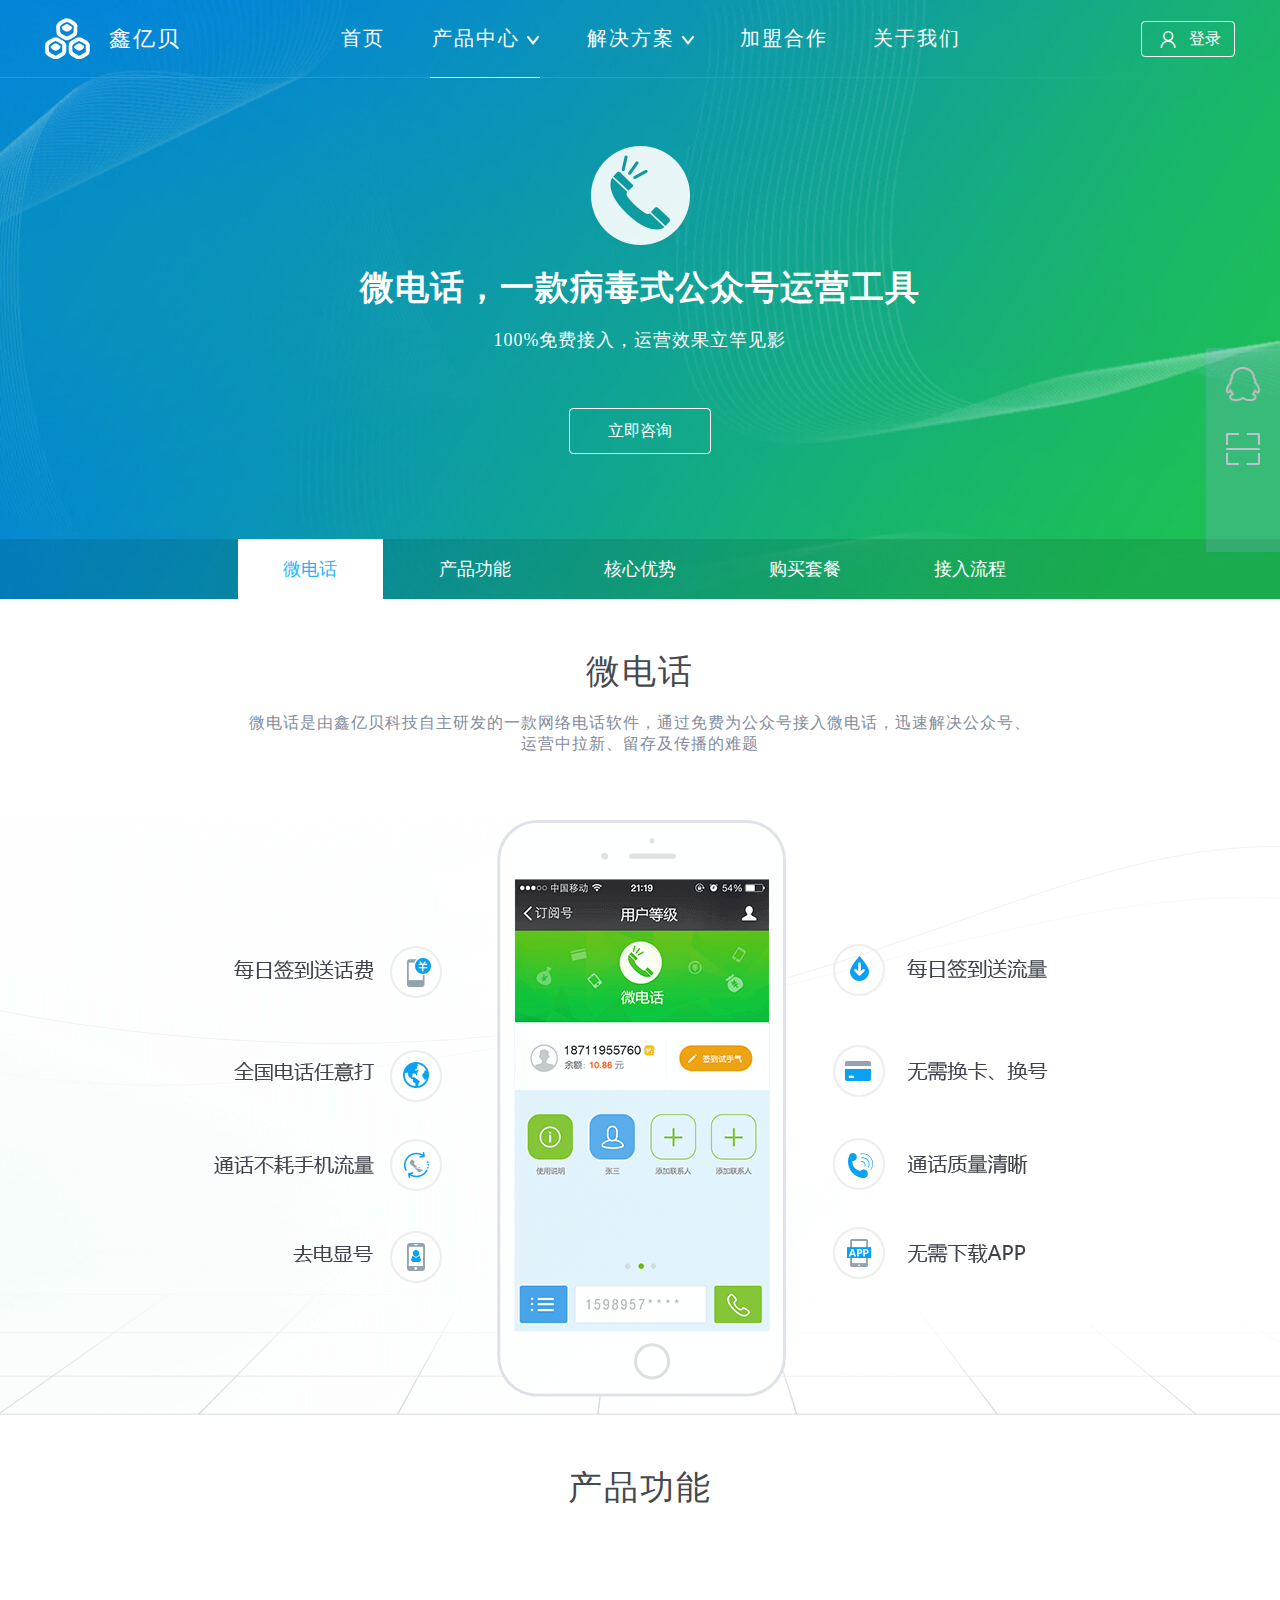
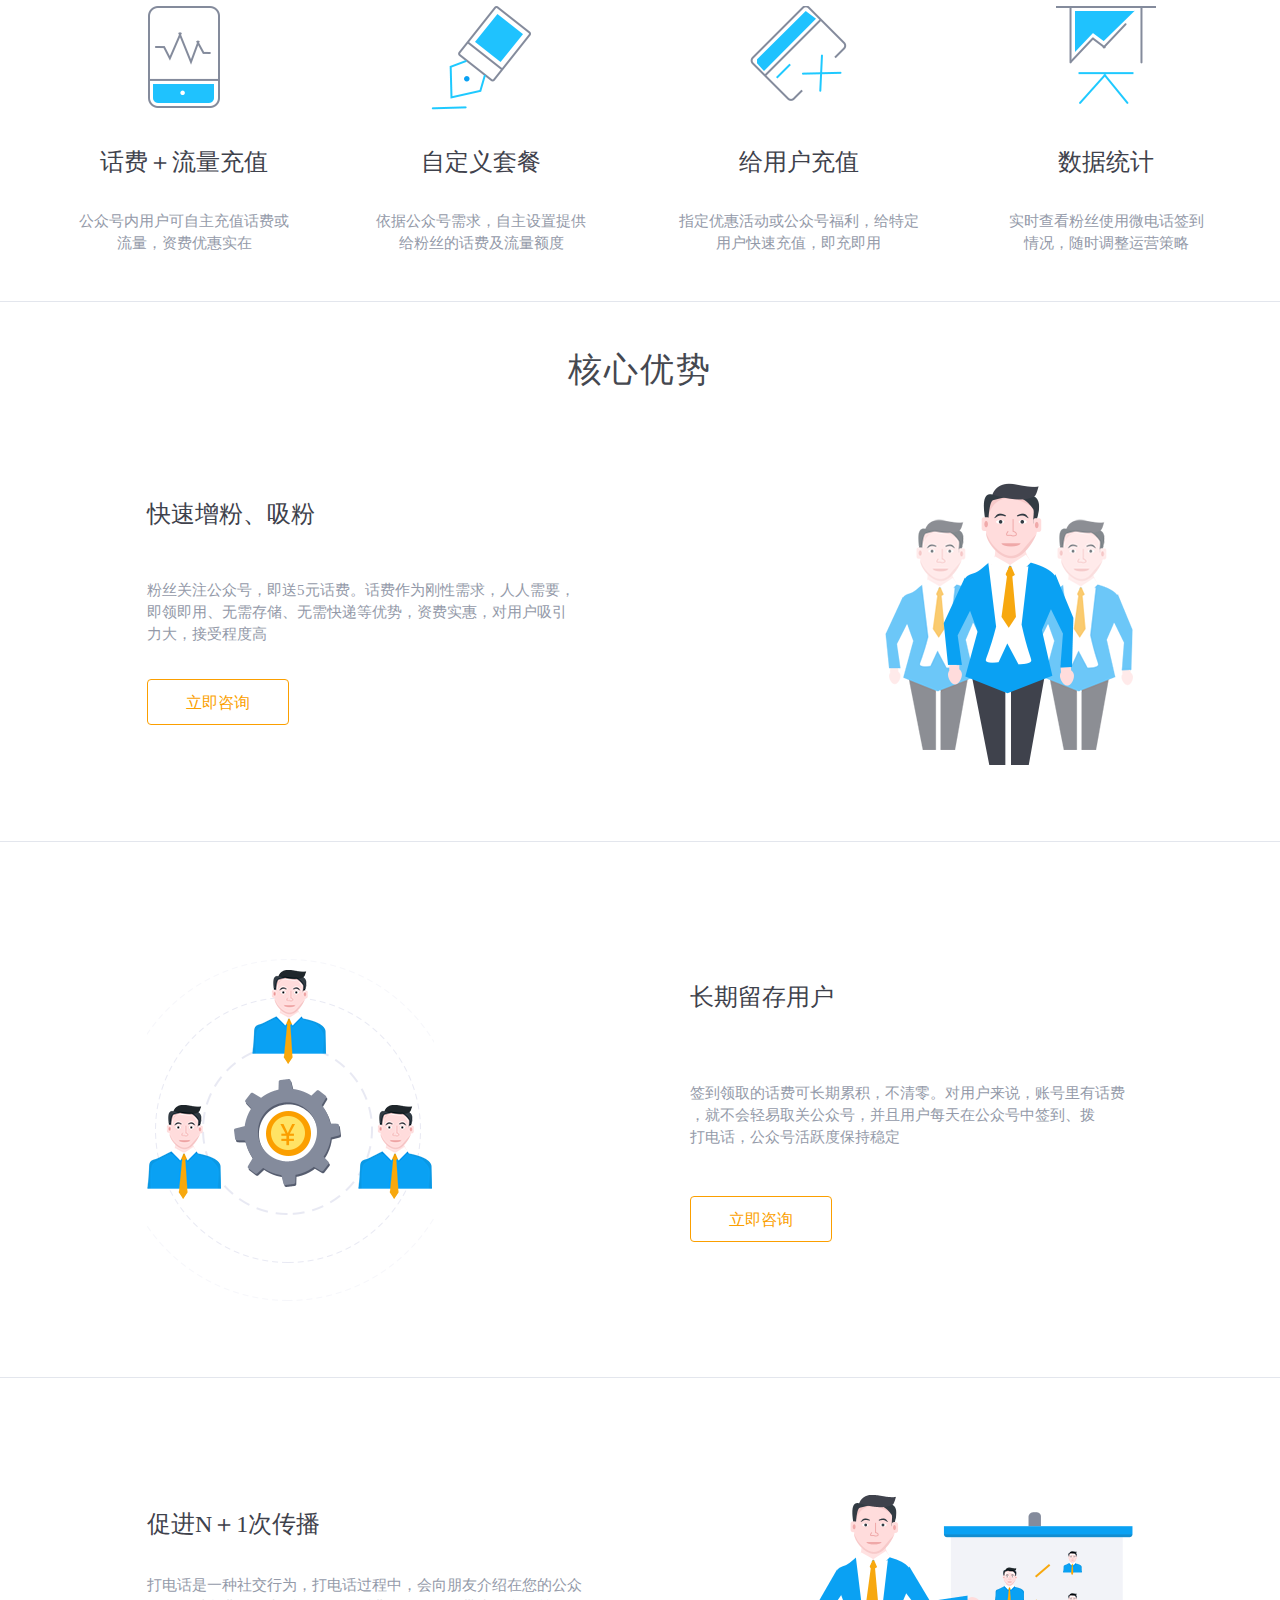
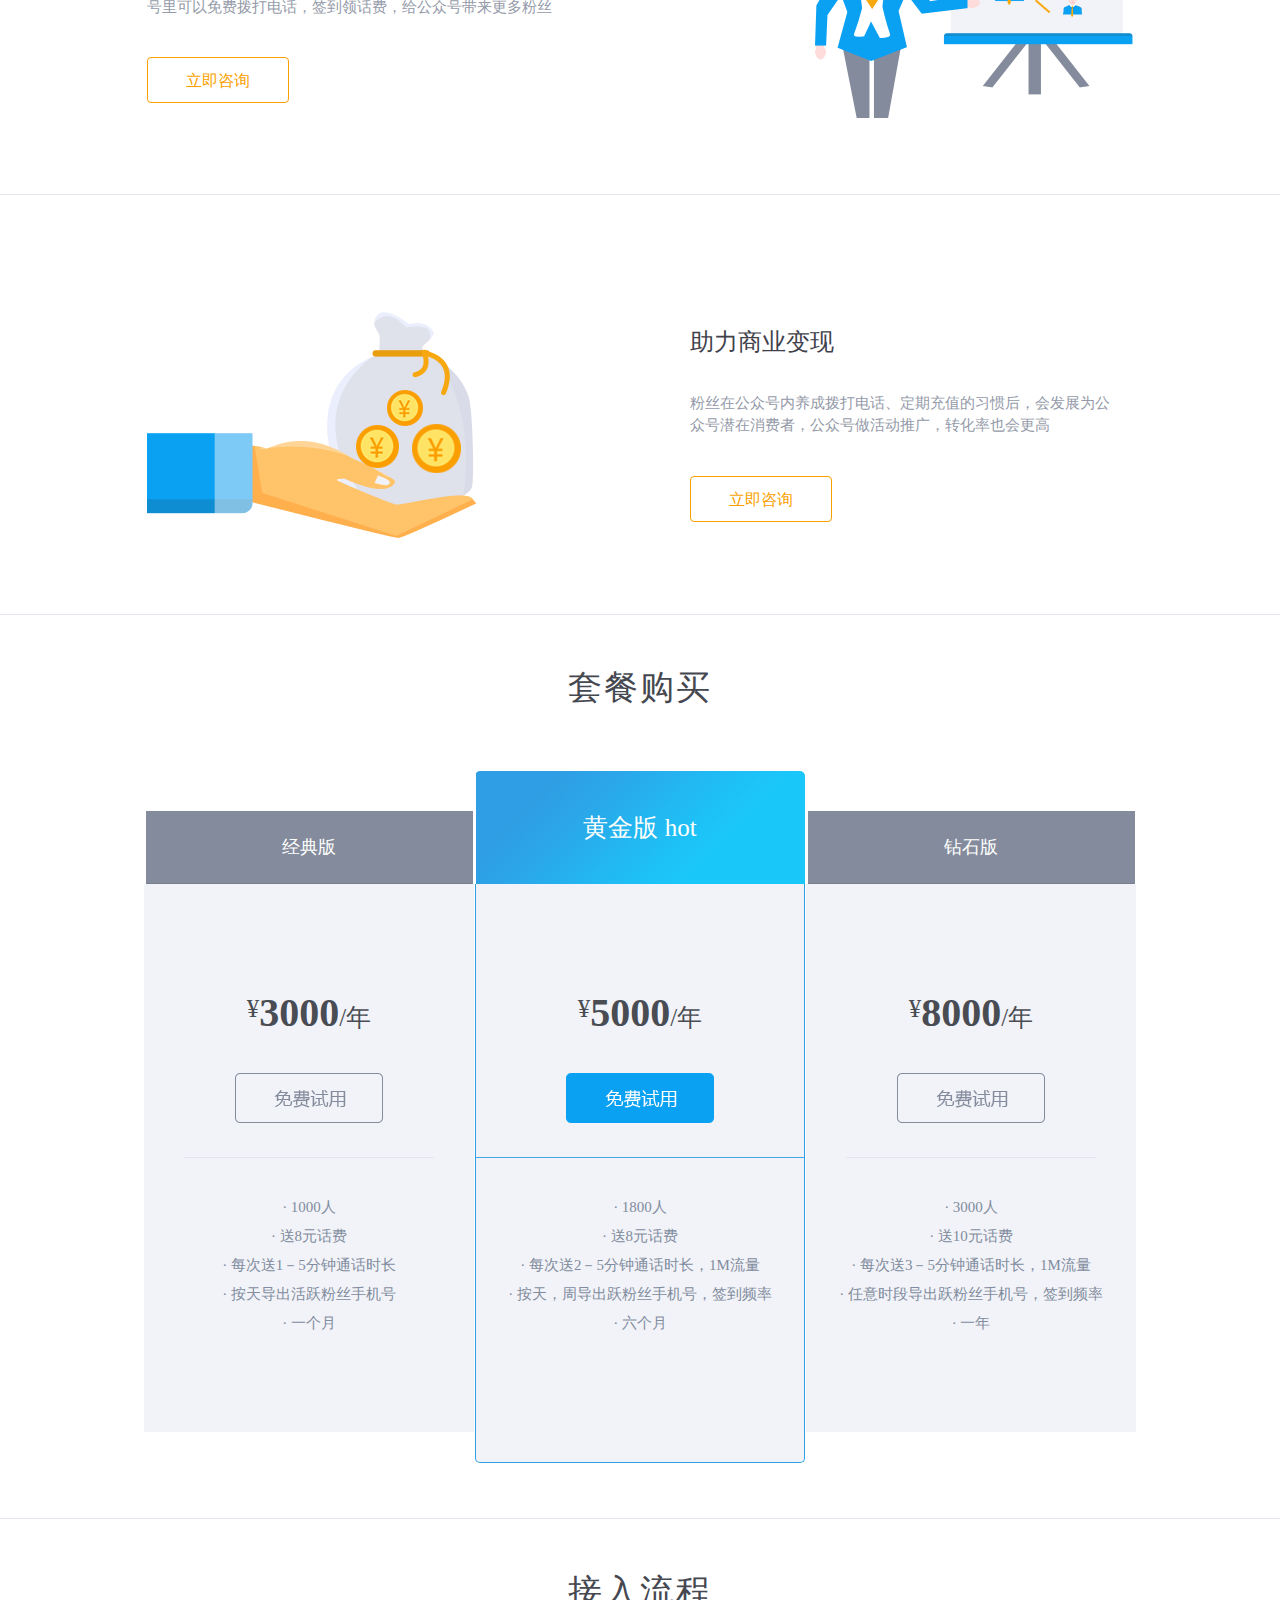
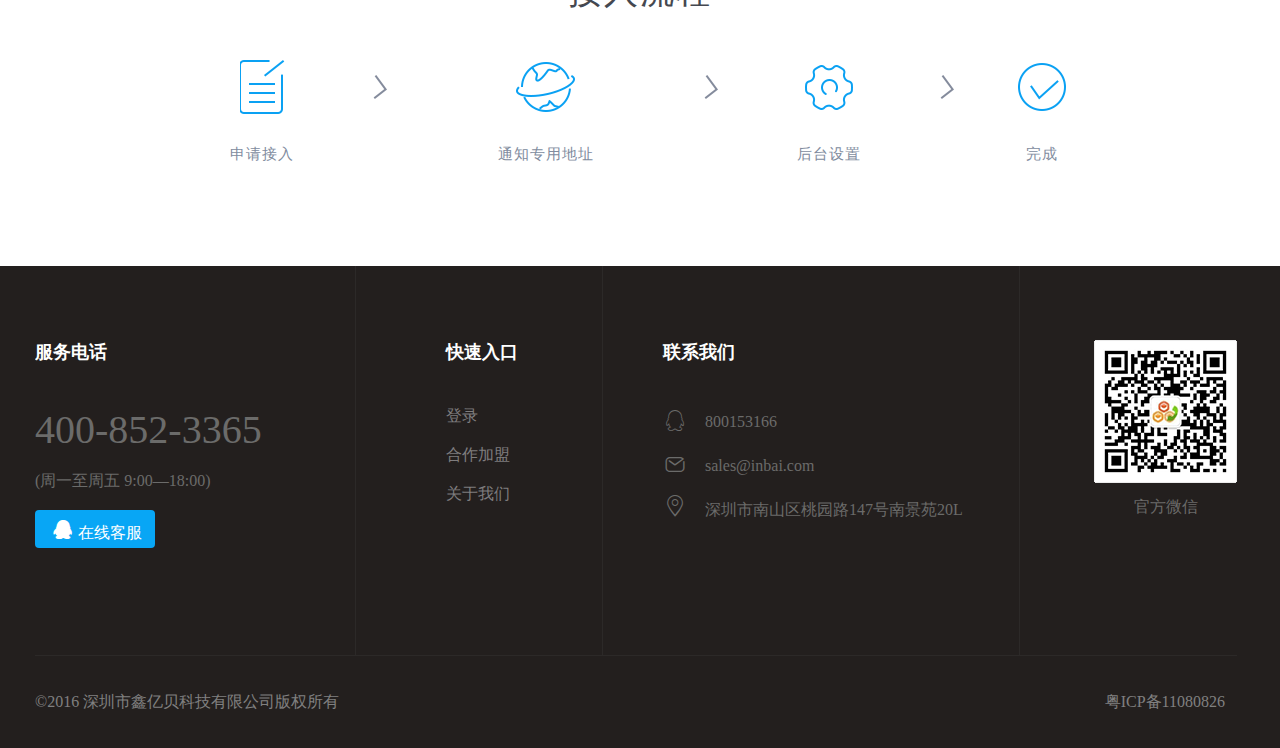
<file: product/microphone.html>
<!DOCTYPE html>
<html>
    <head>
        <meta http-equiv="Content-Type" content="text/html; charset=UTF-8">
		<meta http-equiv="X-UA-Compatible" content="IE=edge,chrome=1" />
		<meta http-equiv="keywords" content="鑫亿贝,微电话,红包二维码,亿贝,亿贝CALL"/>
		<meta http-equiv="description" content="鑫亿贝，微信营销创新型解决方案服务商，通过为公众号提供签到送话费、流量，红包二维码，话费红包，帮助公众号精细化进行用户运营，实现拉新、留存及促活的目标。"/>
		<link rel="shortcut icon" type="image/x-icon" href="../img/LOGO2.png" media="screen" />
        <title>微电话-产品中心</title>
		<link rel="stylesheet" href="css/microphone.css" type="text/css">
		<link rel="stylesheet" href="../css/common.css" type="text/css">
		<script type="text/javascript" src="../js/jquery-1.9.1.min.js"></script>
		<script charset="utf-8" src="http://wpa.b.qq.com/cgi/wpa.php"></script>
    </head>
    <body>
        <!--顶部标题、导航、广告、-->
	    <div class="top">
			<!--标题、导航-->
			<div class="top-title">
				<div style="width:1210px;margin:auto;">
					<div class="logo" onclick="location='../index.html'"></div>
					<div class="logo-title" onclick="location='../index.html'">鑫亿贝</div>
		
					<div class="daohang" id="daohang" onclick="location='../index.html'">首页</div>
					<div class="daohang" id="daohang1" style="border-bottom: 1px solid white;">
						产品中心 <img src="img/down.png">
						<div class="menu" id="menu1">
							<div onclick="location='../product/microphone.html'">微电话</div>
							<div onclick="location='../product/welfare.html'">话费红包</div>
							<div onclick="location='../product/api.html'">API接口</div>
							<div onclick="location='../product/microphone.html'">OEM定制</div>
						</div>
					</div>
					<div class="daohang" id="daohang2">
						解决方案 <img src="img/down.png">
						<div class="menu" id="menu2">
							<div onclick="location='../solution/wechat.html'">公众号运营</div>
							<div onclick="location='../solution/giftcard.html'">话费礼品卡</div>
							<div onclick="location='../solution/individualization.html'">个性化需求</div>
						</div>
					</div>
					<div class="daohang" id="daohang3" onclick="location='../solution/alliancecooperation.html'">加盟合作</div>
					<div class="daohang" id="daohang4" onclick="location='../about/about.html'">关于我们</div>
					<div class="signbtn">
					<a class="fonts-16" href="http://agent.microdh.com"><span class="icon iconfont icon-user"></span>登录</a>
					</div>
				</div>	
			</div>	
	        <div class="advertising">
	        	<div class="downLeft">
		        	<div id="advertising_img">
			        	<img id = "microphone_top_title" src="img/microphone_top_title.png"><br>
		        	</div>
					<div id="advertising_div2">
			            <span class="advertising2">微电话，一款病毒式公众号运营工具</span><br>
					</div>
					<div id="advertising_div3">
			            <span class="advertising3">100%免费接入，运营效果立竿见影</span>
					</div>
				</div>
				<div id="advertising_div4" class="fadeinupbig">
		            <a href="javascript:;" class="consultationbtn" id="lijizhixun">立即咨询</a>
				</div>
	        </div>
	        <div class="navigation">
	        	<div style="margin:auto;border: 0px solid black;width:1210px;text-align: center;background:rgba(0,0,0,0);">
		            <a href="#center_microphone_line">
		                <div id="navigation1" class="navigation-detail" style="background-color: white;color: #23B3FC;">微电话</div>
		            </a>
		            <a href="#center_microphoneFunction_line">
		                <div id="navigation2" class="navigation-detail">产品功能</div>
		            </a>
		            <a href="#center_microphoneMerit_line">
		                <div id="navigation3" class="navigation-detail">核心优势</div>
		            </a>
		            <a href="#center_microphoneBuy_line">
		                <div id="navigation4" class="navigation-detail">购买套餐</div>
		            </a>
		            <a href="#center_microphonePro_line">
		                <div id="navigation5" class="navigation-detail">接入流程</div>
		            </a>
	        	</div>
	        </div>
	    </div>
		<!--微电话-->
		<div id="center_microphone_line" name="center_microphone_line"></div>
		<div id="center_microphone">
			<span class="theme-title">微电话</span><br><br>
			<span class="theme-title-desc"> 微电话是由鑫亿贝科技自主研发的一款网络电话软件，通过免费为公众号接入微电话，迅速解决公众号、<br>运营中拉新、留存及传播的难题</span><br>
			<div id="center_microphone_img">
			</div>
		</div>
		<!--产品功能-->
		<div id="center_microphoneFunction_line" name="center_microphoneFunction_line" style="max-width:100%;min-width:1210px;height:1px;background-color:#E3E6ED;"></div>
		<div id="center_microphoneFunction">
			<span class="theme-title">产品功能</span><br><br>
			<table>
				<tr>
					<td><img id="microphone_function_recharge" src="img/microphone_function_recharge.png"></td>
					<td><img id="microphone_function_custom" src="img/microphone_function_custom.png"></td>
					<td><img id="microphone_function_user" src="img/microphone_function_user.png"></td>
					<td><img id="microphone_function_statistics" src="img/microphone_function_statistics.png"></td>
				</tr>
				<tr class="text-title">
					<td><span>话费＋流量充值</span></td>
					<td><span>自定义套餐</span></td>
					<td><span>给用户充值</span></td>
					<td><span>数据统计</span></td>
				</tr>
				<tr class="text-desc">
					<td><span>公众号内用户可自主充值话费或<br>流量，资费优惠实在</span></td>
					<td><span>依据公众号需求，自主设置提供<br>给粉丝的话费及流量额度</span></td>
					<td><span>指定优惠活动或公众号福利，给特定<br>用户快速充值，即充即用</span></td>
					<td><span>实时查看粉丝使用微电话签到<br>情况，随时调整运营策略</span></td>
				</tr>
			</table>
		</div>
		<!--核心优势-->
		<div id="center_microphoneMerit_line" name="center_microphoneMerit_line" style="width:100%;min-width:1210px;height:1px;background-color:#E3E6ED;"></div>
		<div class="center_microphoneMerit">
			<span class="theme-title">核心优势</span><br><br>
			<table>
				<tr>
					<td align="left"><span class="text-title">快速增粉、吸粉</span></td>
					<td rowspan="3" align="right"><img id="microphone_merit_xifen" src="img/microphone_merit_xifen.png"></td>
				</tr>
				<tr>
					<td align="left"><span class="text-desc">粉丝关注公众号，即送5元话费。话费作为刚性需求，人人需要，<br>即领即用、无需存储、无需快递等优势，资费实惠，对用户吸引<br>力大，接受程度高</span></td>
				</tr>
				<tr>
					<td align="left"  valign="top">
						<a href="javascript:;" class="submit_btn consult-radius4">立即咨询</a>
					</td>
				</tr>
			</table>
		</div>
		<div style="width:100%;min-width:1210px;height:1px;background-color:#E3E6ED;"></div>
		<div class="center_microphoneMerit">
			<table border="0">
				<tr>
					<td rowspan="3" align="left"><img id="microphone_merit_liuyonghu" src="img/microphone_merit_liuyonghu.png"></td>
					<td align="left" valign="center" style="padding-left:250px;"><span class="text-title">长期留存用户</span></td>
				</tr>
				<tr>
					<td align="left" valign="center" style="padding-left:250px;"><span class="text-desc">签到领取的话费可长期累积，不清零。对用户来说，账号里有话费<br>，就不会轻易取关公众号，并且用户每天在公众号中签到、拨<br>打电话，公众号活跃度保持稳定</span></td>
				</tr>
				<tr>
					<td align="left" valign="top" style="padding-left:250px;"><a href="javascript:;" class="submit_btn consult-radius4">立即咨询</a></td>
				</tr>
			</table>
		</div>
		<div style="width:100%;min-width:1210px;height:1px;background-color:#E3E6ED;"></div>
		<div class="center_microphoneMerit">
			<table border="0">
				<tr>
					<td align="left" valign="center"><span class="text-title">促进N＋1次传播</span></td>
					<td rowspan="3" align="right"><img id="microphone_merit_chuanbo" src="img/microphone_merit_chuanbo.png"></td>
				</tr>
				<tr>
					<td align="left" valign="center"><span class="text-desc">打电话是一种社交行为，打电话过程中，会向朋友介绍在您的公众<br>号里可以免费拨打电话，签到领话费，给公众号带来更多粉丝</span></td>
				</tr>
				<tr>
					<td align="left" valign="center"><a href="javascript:;" class="submit_btn consult-radius4">立即咨询</a></td>
				</tr>
			</table>
		</div>
		<div style="width:100%;min-width:1210px;height:1px;background-color:#E3E6ED;"></div>
		<div class="center_microphoneMerit">
			<table border="0">
				<tr>
					<td rowspan="3" align="left"><img id="microphone_merit_bianxian" src="img/microphone_merit_bianxian.png"></td>
					<td align="left" valign="center" style="padding-left:198px;"><span class="text-title">助力商业变现</span></td>
				</tr>
				<tr>
					<td align="left" valign="center" style="padding-left:198px;"><span class="text-desc">粉丝在公众号内养成拨打电话、定期充值的习惯后，会发展为公<br>众号潜在消费者，公众号做活动推广，转化率也会更高</span></td>
				</tr>
				<tr>
					<td align="left" valign="center" style="padding-left:198px;"><a href="javascript:;" class="submit_btn consult-radius4">立即咨询</a></td>
				</tr>
			</table>
		</div>
		<!--套餐购买-->
		<div id="center_microphoneBuy_line" name="center_microphoneBuy_line" style="min-width:1210px;height:1px;background-color:#E3E6ED;"></div>
		<div id="center_microphoneBuy">
			<span class="theme-title">套餐购买</span>
			<div id="microphone_buy_content">
				<div class="microphone_buy_package" onmouseover="changeBuyStyle(1);">
					<div class="microphone_buy_head" id="microphone_buy_head_jingdian">
						<span>经典版</span>
					</div>
					<div class="microphone_buy_body" id="microphone_buy_body_jingdian">
						<span class="microphone_buy_body_span"><sup class="microphone_buy_body_sup">¥</sup><b class="microphone_buy_body_bold">3000</b>/年</span>
						<img onclick="customer();">
						<div class="microphone_buy_body_line" id="microphone_buy_body_line_jingdian"></div>
						<div class="microphone_buy_body_desc">
							<span>·&nbsp;1000人</span>
							<div></div>
							<span>·&nbsp;送8元话费</span>
							<div></div>
							<span>·&nbsp;每次送1－5分钟通话时长</span>
							<div></div>
							<span>·&nbsp;按天导出活跃粉丝手机号</span>
							<div></div>
							<span>·&nbsp;一个月</span>
						</div>
					</div>
				</div>
				<div class="microphone_buy_package" onmouseover="changeBuyStyle(2);">
					<div class="microphone_buy_head" id="microphone_buy_head_huangjin">
						黄金版&nbsp;hot
					</div>
					<div class="microphone_buy_body" id="microphone_buy_body_huangjin">
						<span class="microphone_buy_body_span"><sup class="microphone_buy_body_sup">¥</sup><b class="microphone_buy_body_bold">5000</b>/年</span>
						<img onclick="customer();">
						<div class="microphone_buy_body_line" id="microphone_buy_body_line_huangjin"></div>
						<div class="microphone_buy_body_desc">
							<span>·&nbsp;1800人</span>
							<div></div>
							<span>·&nbsp;送8元话费</span>
							<div></div>
							<span>·&nbsp;每次送2－5分钟通话时长，1M流量</span>
							<div></div>
							<span>·&nbsp;按天，周导出跃粉丝手机号，签到频率</span>
							<div></div>
							<span>·&nbsp;六个月</span>
						</div>
					</div>
				</div>
				<div class="microphone_buy_package" onmouseover="changeBuyStyle(3);">
					<div class="microphone_buy_head" id="microphone_buy_head_zuanshi">
						<span>钻石版</span>
					</div>
					<div class="microphone_buy_body" id="microphone_buy_body_zuanshi">
						<span class="microphone_buy_body_span"><sup class="microphone_buy_body_sup">¥</sup><b class="microphone_buy_body_bold">8000</b>/年</span>
						<img onclick="customer();">
						<div class="microphone_buy_body_line" id="microphone_buy_body_line_zuanshi"></div>
						<div class="microphone_buy_body_desc">
							<span>·&nbsp;3000人</span>
							<div></div>
							<span>·&nbsp;送10元话费</span>
							<div></div>
							<span>·&nbsp;每次送3－5分钟通话时长，1M流量</span>
							<div></div>
							<span>·&nbsp;任意时段导出跃粉丝手机号，签到频率</span>
							<div></div>
							<span>·&nbsp;一年</span>
						</div>
					</div>
				</div>
			</div>
		</div>
		<!--接入流程-->
		<div style="clear:both;"></div>
		<div id="center_microphonePro_line" name="center_microphonePro_line" style="width:100%;min-width:1210px;height:1px;background-color:#E3E6ED;clear:both;margin-top:55px;"></div>
		<div id="center_microphonePro">
			<span class="theme-title">接入流程</span><br><br>
			<table>
				<tr>
					<td><img id="microphone_pro_shenqing" src="img/microphone_pro_shenqing.png"></td>
					<td><img class="microphone_pro_jiantou" src="img/microphone_pro_jiantou.png"></td>
					<td><img id="microphone_pro_addr.png" src="img/microphone_pro_addr.png"></td>
					<td><img class="microphone_pro_jiantou" src="img/microphone_pro_jiantou.png"></td>
					<td><img id="microphone_pro_setting" src="img/microphone_pro_setting.png"></td>
					<td><img class="microphone_pro_jiantou" src="img/microphone_pro_jiantou.png"></td>
					<td><img id="microphone_pro_finish" src="img/microphone_pro_finish.png"></td>
				</tr>
				<tr>
					<td>申请接入</td>
					<td></td>
					<td>通知专用地址</td>
					<td></td>
					<td>后台设置</td>
					<td></td>
					<td>完成</td>
				</tr>
			</table>
		</div>
		<!--foot-->
		<div class="footer">
		    <ul class="foot-list">
			<li class="foot-center1">
				<h4>服务电话</h4>
				<p class="phone-number">400-852-3365</p>
				<p>(周一至周五 9:00—18:00)</p>
				<p><a class="qq" href="javascript:;" id="lijizhixun"><span class="icon iconfont icon-QQ"></span>在线客服</a></p>
			</li>
			<li class="foot-center2">
				<h4>快速入口</h4>
				<p><a href="http://agent.microdh.com" target="_parent">登录</a></p>
				<p><a href="../solution/alliancecooperation.html" target="_parent">合作加盟</a></p>
                <p><a href="../about/about.html" target="_parent">关于我们</a></p>
			</li>
			<li class="foot-center3">
				<h4>联系我们</h4>
			    <p><span class="icon iconfont icon-3"></span>800153166</p>
				<p><span class="icon iconfont icon-email"></span>sales@inbai.com</p>
			    <p><span class="icon iconfont icon-address"></span>深圳市南山区桃园路147号南景苑20L</p>
			</li>
			<li class="foot-center4">
				 <img src="img/qrcode.png" alt="二维码" class="qrcode">
				 <span>官方微信</span>
			</li>

		    </ul>
		    <div class="foot-down">
		        <p class="foot-down-left"><span>粤ICP备11080826</span>©2016  深圳市鑫亿贝科技有限公司版权所有  </p>

		    </div>
		</div>
		<script>
			function iFrameHeight() {
				var ifm = document.getElementById("iframefooter");
				var subWeb = document.frames ? document.frames["iframefooter"].document : ifm.contentDocument;
				if (ifm != null && subWeb != null) {
					ifm.height = subWeb.body.scrollHeight;
				}
			}
		</script>


		<!-- qq客服 -->
		<div class="suspension-window" id="suspensionWindow">
			<table cellpadding="0" cellspacing="10">
				<tr>
					<td class="suspension4-td" rowspan="3"><img src="img/qrcode2.png" class="suspension4"></td>
					<td class="suspension"><img src="img/qq2.png" class="suspension1"></td>
					<td rowspan="3"></td>
				</tr>
				<tr>
					<td class="suspension" id="da"><img src="img/sao2.png" class="suspension2"></td>
				</tr>
				<tr>
					<td class="suspension"><img src="img/top.png" class="suspension3"></td>
				</tr>
			</table>
		</div>

		<script src="js/microphone.js"></script>
		<script src="../js/common.js"></script>
    </body>
</html>
</file>
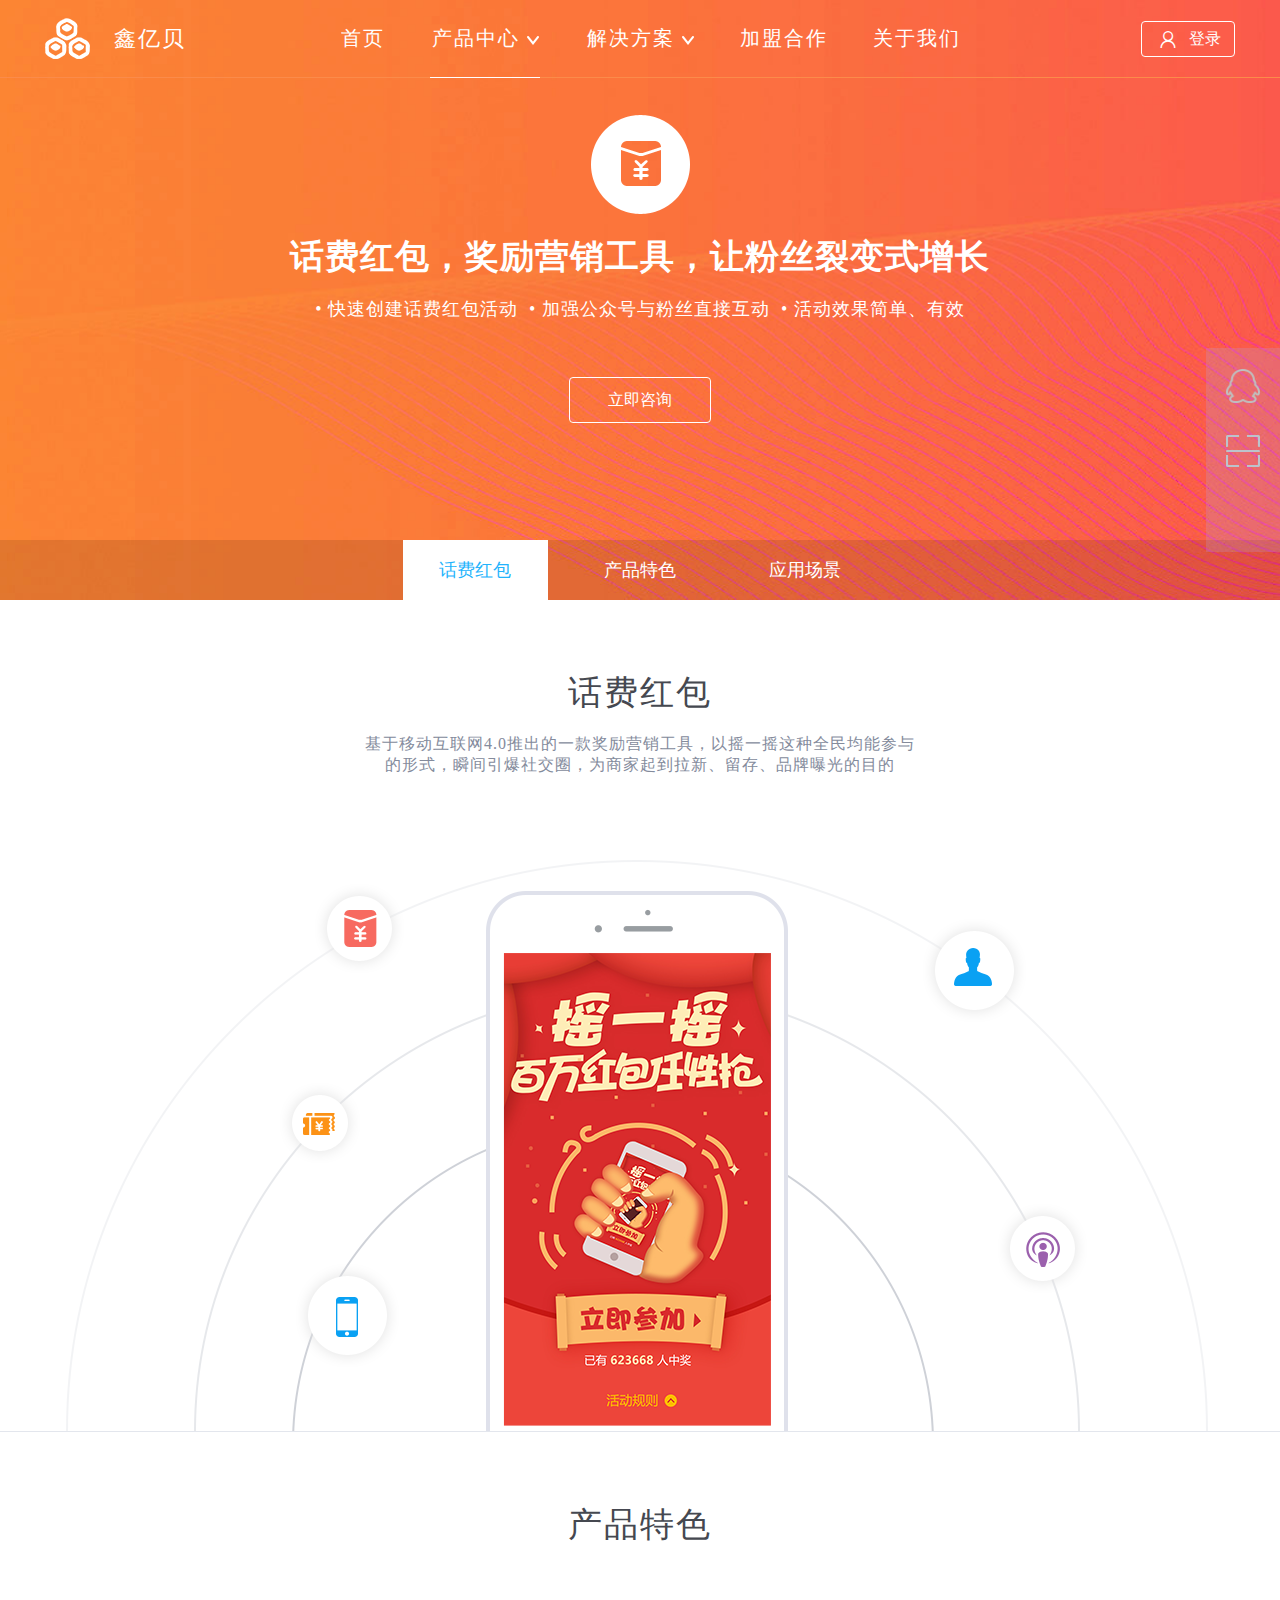
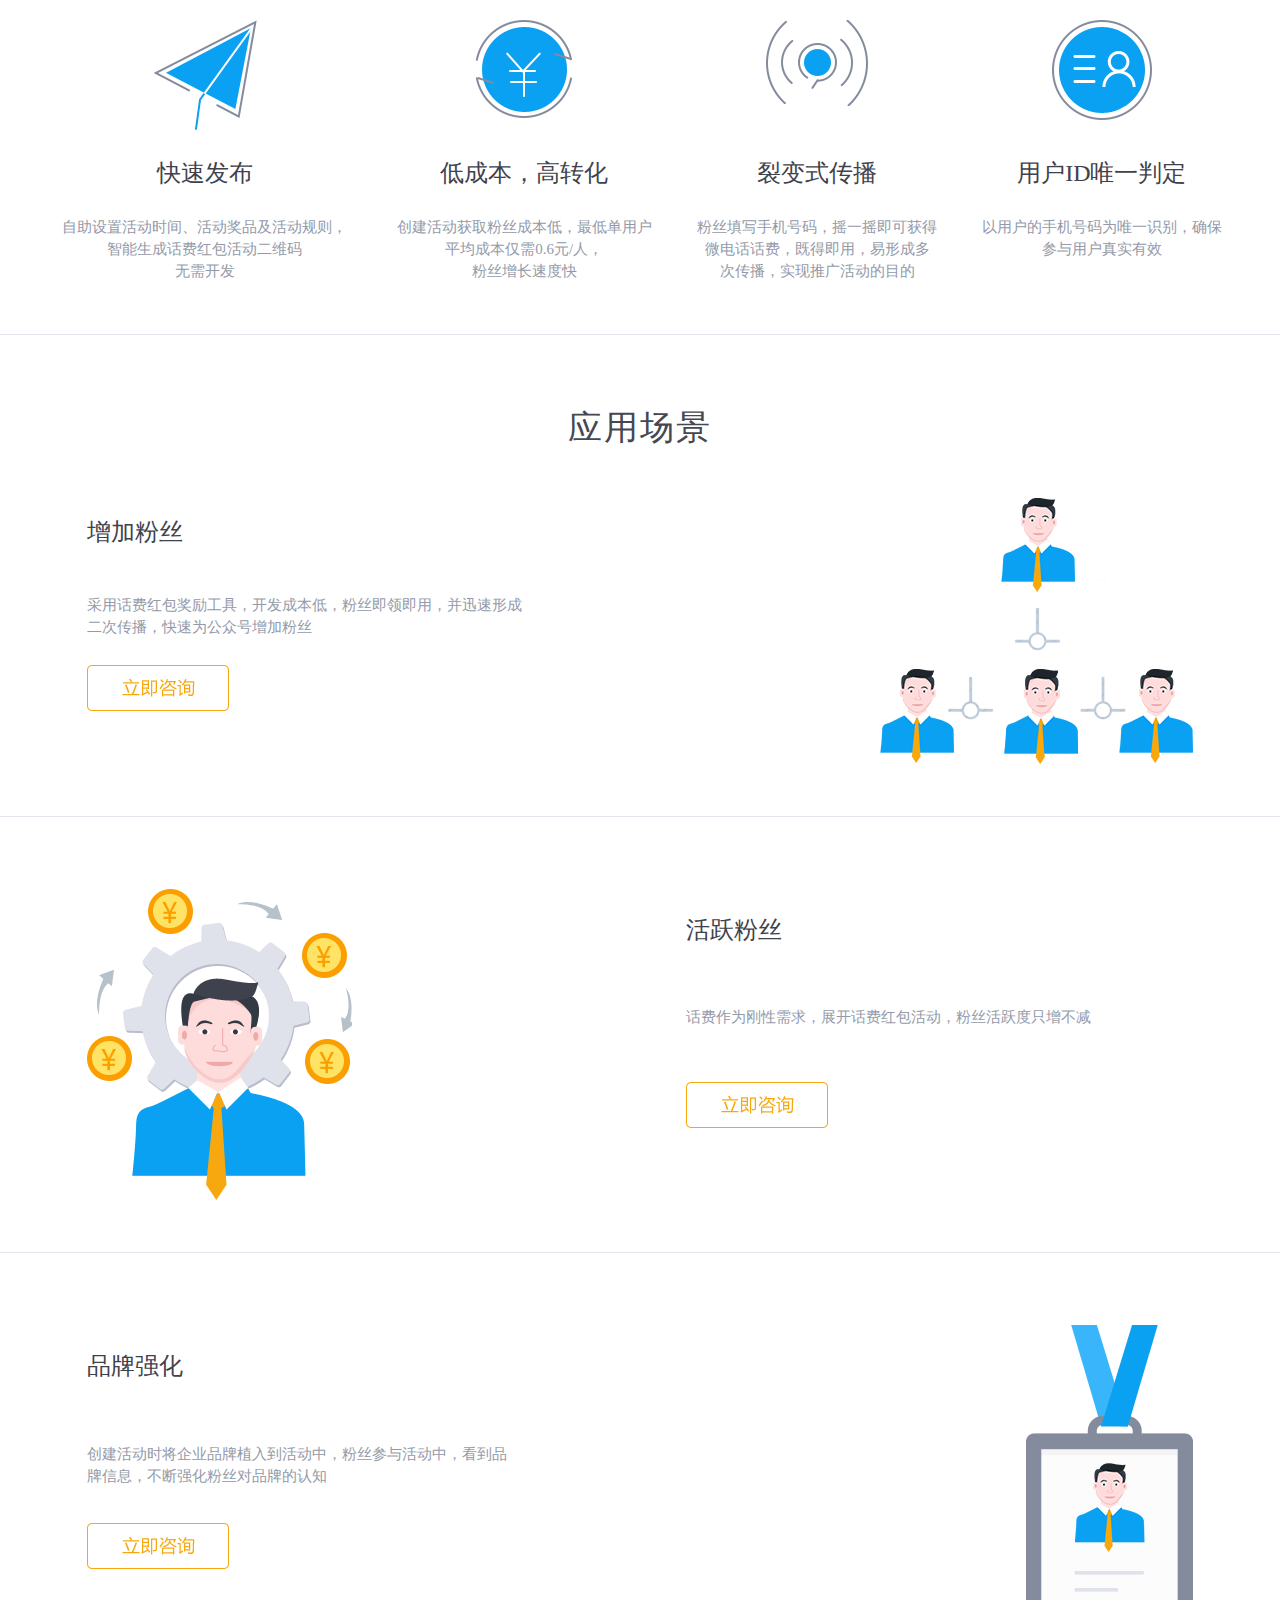
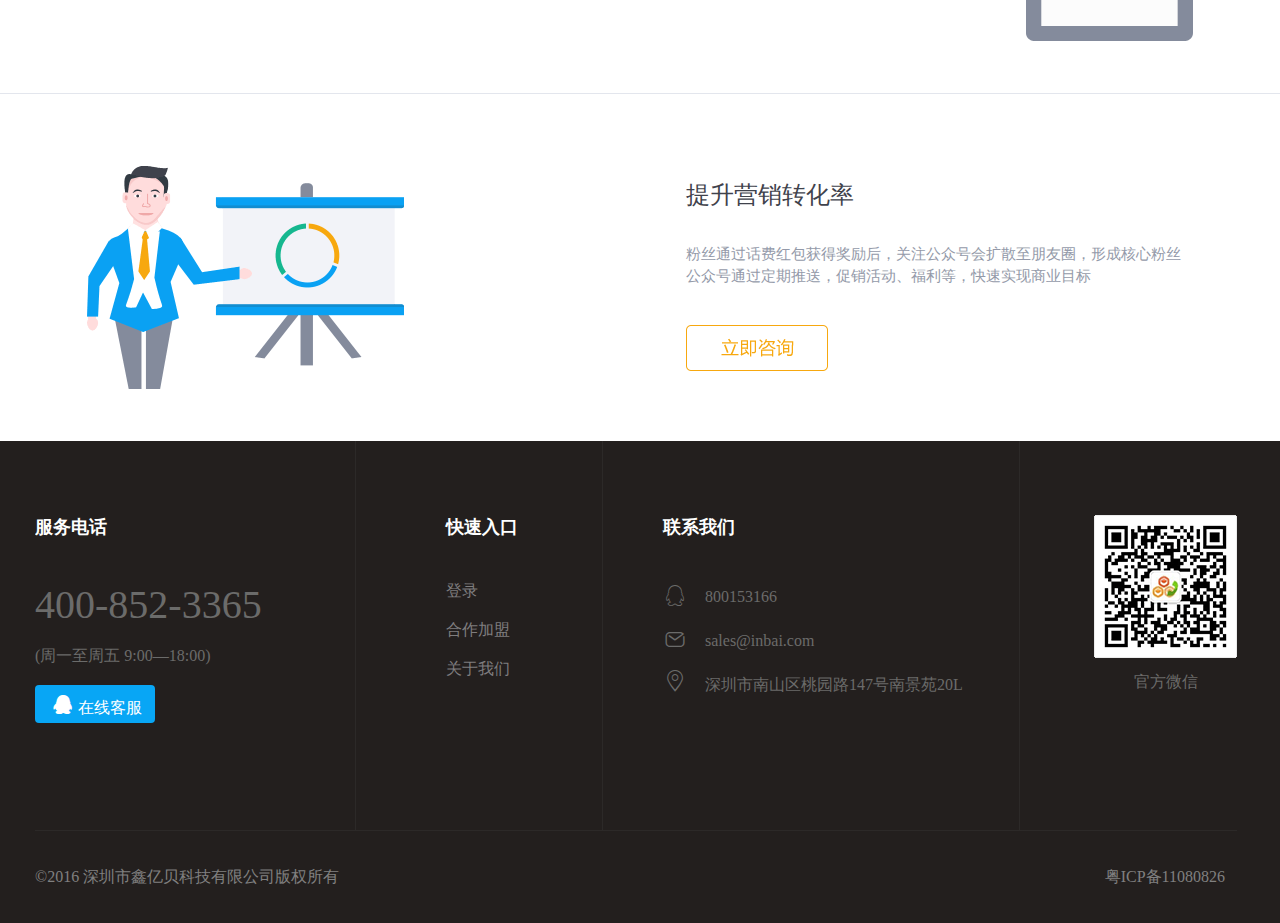
<file: product/welfare.html>
<!DOCTYPE html PUBLIC "-//W3C//DTD HTML 4.01 Transitional//EN" "http://www.w3.org/TR/html4/loose.dtd">
<html>
    <head>
        <meta http-equiv="Content-Type" content="text/html; charset=UTF-8">
		<meta http-equiv="X-UA-Compatible" content="IE=edge,chrome=1" />
		<meta http-equiv="keywords" content="鑫亿贝,微电话,红包二维码,亿贝,亿贝CALL"/>
		<meta http-equiv="description" content="鑫亿贝，微信营销创新型解决方案服务商，通过为公众号提供签到送话费、流量，红包二维码，话费红包，帮助公众号精细化进行用户运营，实现拉新、留存及促活的目标。"/>
		<link rel="shortcut icon" type="image/x-icon" href="../img/LOGO2.png" media="screen" />
        <title>红包-产品中心</title>
		<link rel="stylesheet" href="css/welfare.css" type="text/css">
		<link rel="stylesheet" href="../css/common.css" type="text/css">
		<script type="text/javascript" src="../js/jquery-1.9.1.min.js"></script>
		<script charset="utf-8" src="http://wpa.b.qq.com/cgi/wpa.php"></script>
    </head>
    <body>
    	<!--顶部标题、导航、广告、-->
	    <div class="top">
	        <!--标题、导航-->
			<div class="top-title">
				<div style="width:1210px;margin:auto;">
					<div class="logo" onclick="location='../index.html'"></div>
					<div class="logo-title" onclick="location='../index.html'">鑫亿贝</div>
		
					<div class="daohang" id="daohang" onclick="location='../index.html'">首页</div>
					<div class="daohang" id="daohang1" style="border-bottom: 1px solid white;">
						产品中心 <img src="img/down.png">
						<div class="menu" id="menu1">
							<div onclick="location='../product/microphone.html'">微电话</div>
							<div onclick="location='../product/welfare.html'">话费红包</div>
							<div onclick="location='../product/api.html'">API接口</div>
							<div onclick="location='../product/microphone.html'">OEM定制</div>
						</div>
					</div>
					<div class="daohang" id="daohang2">
						解决方案 <img src="img/down.png">
						<div class="menu" id="menu2">
							<div onclick="location='../solution/wechat.html'">公众号运营</div>
							<div onclick="location='../solution/giftcard.html'">话费礼品卡</div>
							<div onclick="location='../solution/individualization.html'">个性化需求</div>
						</div>
					</div>
					<div class="daohang" id="daohang3" onclick="location='../solution/alliancecooperation.html'">加盟合作</div>
					<div class="daohang" id="daohang4" onclick="location='../about/about.html'">关于我们</div>
					<div class="signbtn">
						<a class="fonts-16" href="http://agent.microdh.com"><span class="icon iconfont icon-user"></span>登录</a>
					</div>
					
				</div>
			</div>
	
	        <div class="advertising">
		        <div class="downright">
		        	<div id="advertising_img">
			        	<img id = "welfare_top_title" src="img/welfare_top_title.png">
		        	</div>
					<div id="advertising_div2">
			            <span class="advertising2">话费红包，奖励营销工具，让粉丝裂变式增长</span>
					</div>
					<div id="advertising_div3">
		            	<span class="advertising3">• 快速创建话费红包活动&nbsp;&nbsp;• 加强公众号与粉丝直接互动&nbsp;&nbsp;• 活动效果简单、有效</span>
					</div>
				</div>
				<div id="advertising_div4" class="fadeinupbig">
		            <a href="javascript:;" class="consultationbtn" id="lijizhixun">立即咨询</a>
				</div>
	        </div>
	        <div class="navigation">
	        	<div style="margin:auto;border: 0px solid black;width:1210px;text-align: center;background:rgba(0,0,0,0);">
		            <a href="#center_welfareTel_line">
		                <div id="navigation1" class="navigation-detail" style="background-color: white;color: #23B3FC;">话费红包</div>
		            </a>
		            <a href="#center_welfareTrait_line">
		                <div id="navigation2" class="navigation-detail">产品特色</div>
		            </a>
		            <a href="#center_welfareScene_line">
		                <div id="navigation3" class="navigation-detail">应用场景</div>
		            </a>
	        	</div>
	        </div>
	    </div>
		<!--话费红包-->
		<div id="center_welfareTel_line" name="center_welfareTel_line"></div>
		<div id="center_welfareTel">
			<span class="theme-title">话费红包</span><br><br>
			<span class="theme-title-desc"> 基于移动互联网4.0推出的一款奖励营销工具，以摇一摇这种全民均能参与<br>的形式，瞬间引爆社交圈，为商家起到拉新、留存、品牌曝光的目的</span><br>
			<img id ="center_welfareTel_img" src="img/welfare_yaoyiyao.png">
		</div>
		<!--特色产品-->
		<div id="center_welfareTrait_line" name="center_welfareTrait_line" style="min-width:1210px;height:1px;background-color:#E3E6ED;"></div>
		<div id="center_welfareTrait">
			<span class="theme-title">产品特色</span><br><br>
			<table>
				<tr valign="top">
					<td><img id="welfare_trait_fabu" src="img/welfare_trait_fabu.png"></td>
					<td><img id="welfare_trait_chenben" src="img/welfare_trait_chenben.png"></td>
					<td><img id="welfare_trait_chuanbo" src="img/welfare_trait_chuanbo.png"></td>
					<td><img id="welfare_trait_user" src="img/welfare_trait_user.png"></td>
				</tr>
				<tr valign="top" class="text-title">
					<td><span>快速发布</span></td>
					<td><span>低成本，高转化</span></td>
					<td><span>裂变式传播</span></td>
					<td><span>用户ID唯一判定</span></td>
				</tr>
				<tr valign="top" class="text-desc">
					<td><span>自助设置活动时间、活动奖品及活动规则，<br>智能生成话费红包活动二维码<br>无需开发</span></td>
					<td><span>创建活动获取粉丝成本低，最低单用户<br>平均成本仅需0.6元/人，<br>粉丝增长速度快</span></td>
					<td><span>粉丝填写手机号码，摇一摇即可获得<br>微电话话费，既得即用，易形成多<br>次传播，实现推广活动的目的</span></td>
					<td><span >以用户的手机号码为唯一识别，确保<br>参与用户真实有效</span></td>
				</tr>
			</table>
		</div>
		<!--应用场景-->
		<div id="center_welfareScene_line" name="center_welfareScene_line" style="min-width:1210px;height:1px;background-color:#E3E6ED;"></div>
		<div class="center_welfareScene">
			<span class="theme-title">应用场景</span><br><br>
			<table border="0">
				<tr>
					<td align="left" valign="center" style="padding-left:50px;"><span class="text-title">增加粉丝</span></td>
					<td rowspan="3" align="right" style="padding-right:50px;"><img id="welfare_Scene_img" src="img/welfare_Scene_img.png"></td>
				</tr>
				<tr>
					<td align="left" valign="center" style="padding-left:50px;"><span class="text-desc">采用话费红包奖励工具，开发成本低，粉丝即领即用，并迅速形成<br>二次传播，快速为公众号增加粉丝</span></td>
				</tr>
				<tr>
					<td align="left" valign="top" style="padding-left:50px;"><img  class="welfare_Scene_btn" src="img/welfare_Scene_btn.png" onclick="customer();"></td>
				</tr>
			</table>
		</div>
		<div style="min-width:1210px;height:1px;background-color:#E3E6ED;"></div>
		<div class="center_welfareScene">
			<table border="0">
				<tr>
					<td rowspan="3" align="left" style="padding-left:50px;"><img id="welfare_Scene_img_huoyue" src="img/welfare_Scene_img_huoyue.png"></td>
					<td align="left" valign="center" style="padding-left:260px;"><span class="text-title">活跃粉丝</span></td>
				</tr>
				<tr>
					<td align="left" valign="center" style="padding-left:260px;padding-bottom:20px;"><span class="text-desc">话费作为刚性需求，展开话费红包活动，粉丝活跃度只增不减</span></td>
				</tr>
				<tr>
					<td align="left" valign="top" style="padding-left:260px;"><img class="welfare_Scene_btn" src="img/welfare_Scene_btn.png" onclick="customer();"></td>
				</tr>
			</table>
		</div>
		<div style="min-width:1210px;height:1px;background-color:#E3E6ED;"></div>
		<div class="center_welfareScene">
			<table border="0">
				<tr>
					<td align="left" valign="center" style="padding-left:50px;"><span class="text-title">品牌强化</span></td>
					<td rowspan="3" align="right" style="padding-right:50px;"><img id="welfare_Scene_img_qianghua" src="img/welfare_Scene_img_qianghua.png"></td>
				</tr>
				<tr>
					<td align="left" valign="center"style="padding-left:50px;"><span class="text-desc">创建活动时将企业品牌植入到活动中，粉丝参与活动中，看到品<br>牌信息，不断强化粉丝对品牌的认知</span></td>
				</tr>
				<tr>
					<td align="left" valign="top" style="padding-left:50px;"><img  class="welfare_Scene_btn" src="img/welfare_Scene_btn.png" onclick="customer();"></td>
				</tr>
			</table>
		</div>
		<div style="min-width:1210px;height:1px;background-color:#E3E6ED;"></div>
		<div class="center_welfareScene">
			<table border="0">
				<tr>
					<td rowspan="3" align="left" style="padding-left:50px;"><img id="welfare_Scene_img_tisheng" src="img/welfare_Scene_img_tisheng.png"></td>
					<td align="left" valign="center" style="padding-left:250px;"><span class="text-title">提升营销转化率</span></td>
				</tr>
				<tr>
					<td align="left" valign="center" style="padding-left:250px;"><span class="text-desc">粉丝通过话费红包获得奖励后，关注公众号会扩散至朋友圈，形成核心粉丝<br>公众号通过定期推送，促销活动、福利等，快速实现商业目标</span></td>
				</tr>
				<tr>
					<td align="left" valign="center" style="padding-left:250px;"><img class="welfare_Scene_btn" src="img/welfare_Scene_btn.png" onclick="customer();"></td>
				</tr>
			</table>
		</div>
		<!--footer-->
		<div class="footer">
		    <ul class="foot-list">
			<li class="foot-center1">
				<h4>服务电话</h4>
				<p class="phone-number">400-852-3365</p>
				<p>(周一至周五 9:00—18:00)</p>
				<p><a class="qq" href="javascript:;" id="lijizhixun"><span class="icon iconfont icon-QQ"></span>在线客服</a></p>
			</li>
			<li class="foot-center2">
				<h4>快速入口</h4>
				<p><a href="http://agent.microdh.com" target="_parent">登录</a></p>
				<p><a href="../solution/alliancecooperation.html" target="_parent">合作加盟</a></p>
                <p><a href="../about/about.html" target="_parent">关于我们</a></p>
			</li>
			<li class="foot-center3">
				<h4>联系我们</h4>
			    <p><span class="icon iconfont icon-3"></span>800153166</p>
				<p><span class="icon iconfont icon-email"></span>sales@inbai.com</p>
			    <p><span class="icon iconfont icon-address"></span>深圳市南山区桃园路147号南景苑20L</p>
			</li>
			<li class="foot-center4">
				 <img src="img/qrcode.png" alt="二维码" class="qrcode">
				 <span>官方微信</span>
			</li>

		    </ul>
		    <div class="foot-down">
		        <p class="foot-down-left"><span>粤ICP备11080826</span>©2016  深圳市鑫亿贝科技有限公司版权所有  </p>

		    </div>
		</div>



		<script>
			function iFrameHeight() {
				var ifm = document.getElementById("iframefooter");
				var subWeb = document.frames ? document.frames["iframefooter"].document : ifm.contentDocument;
				if (ifm != null && subWeb != null) {
					ifm.height = subWeb.body.scrollHeight;
				}
			}
		</script>
		<div class="suspension-window" id="suspensionWindow">
			<table cellpadding="0" cellspacing="10">
				<tr>
					<td class="suspension4-td" rowspan="3"><img src="img/qrcode2.png" class="suspension4"></td>
					<td class="suspension"><img src="img/qq2.png" class="suspension1"></td>
					<td rowspan="3"></td>
				</tr>
				<tr>
					<td class="suspension" id="da"><img src="img/sao2.png" class="suspension2"></td>
				</tr>
				<tr>
					<td class="suspension"><img src="img/top.png" class="suspension3"></td>
				</tr>
			</table>
		</div>
    </body>
	<script src="js/welfare.js"></script>
	<script src="../js/common.js"></script>
</html>
</file>
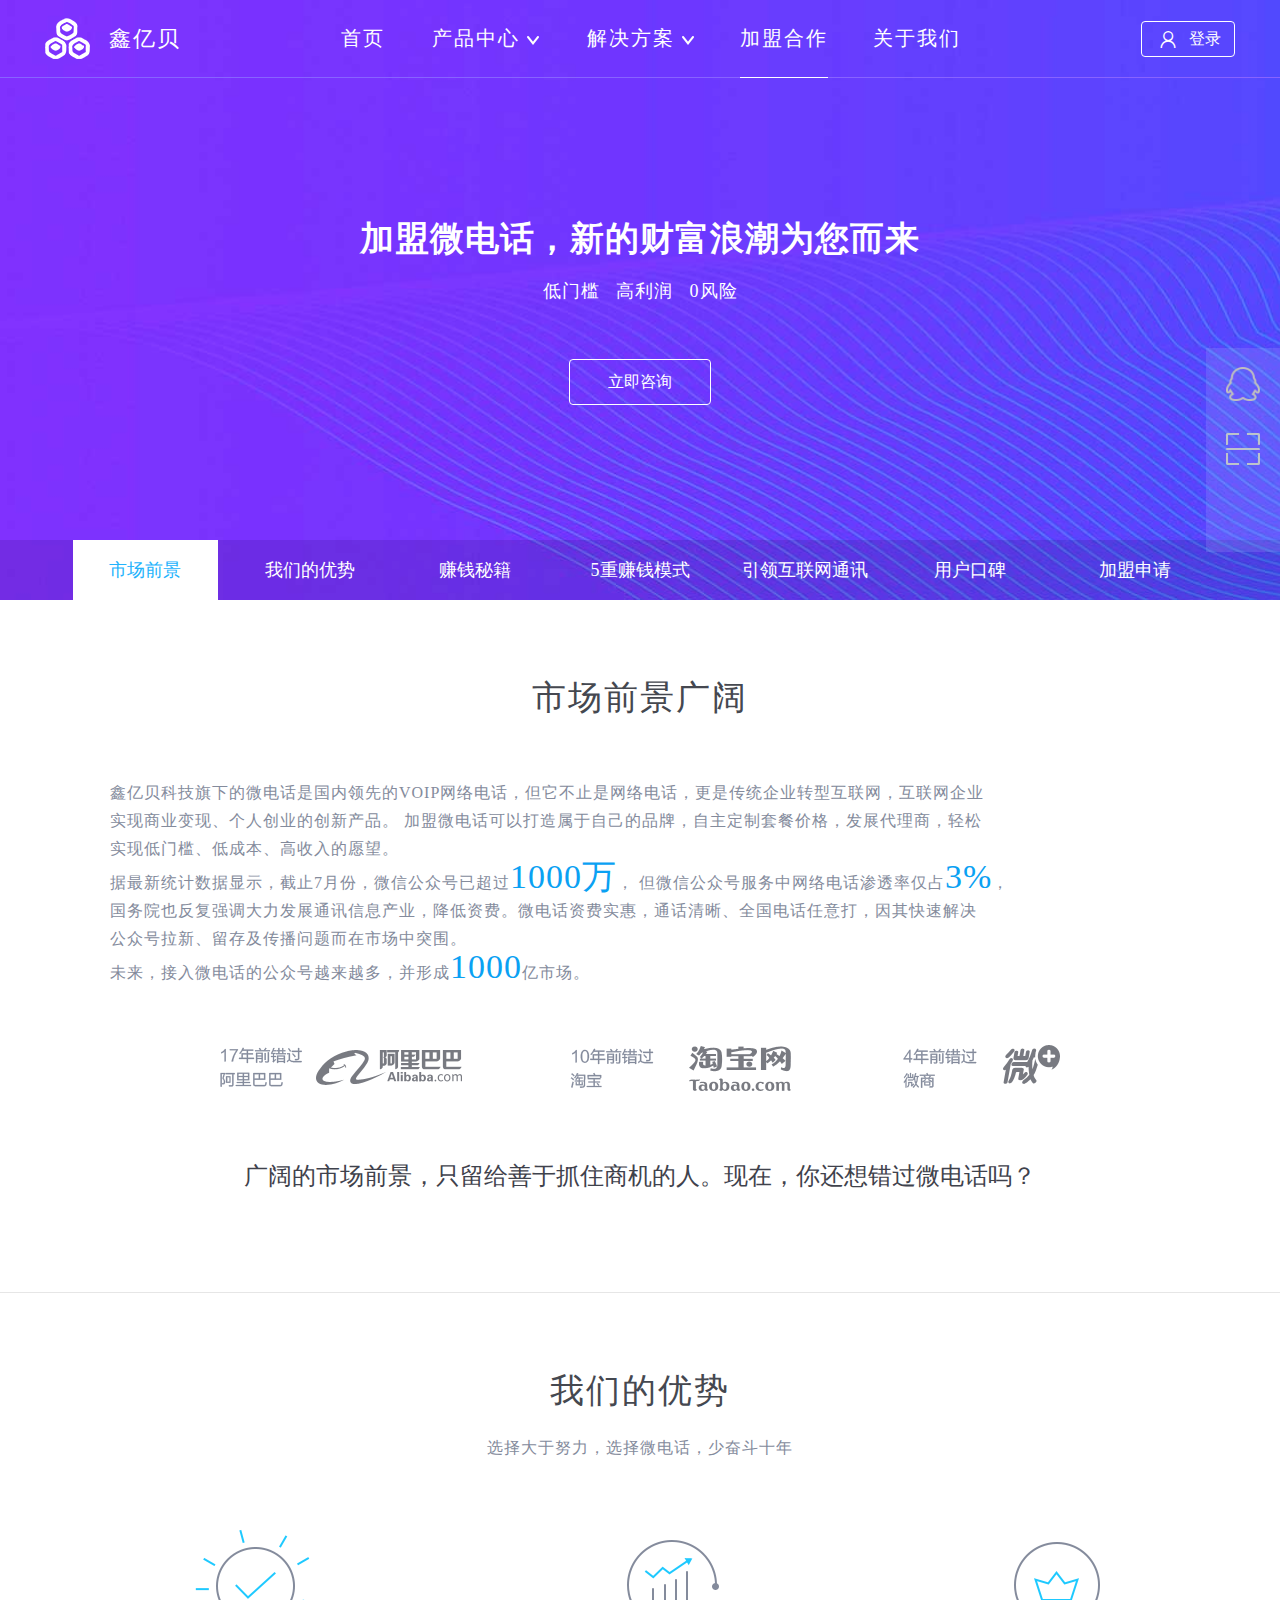
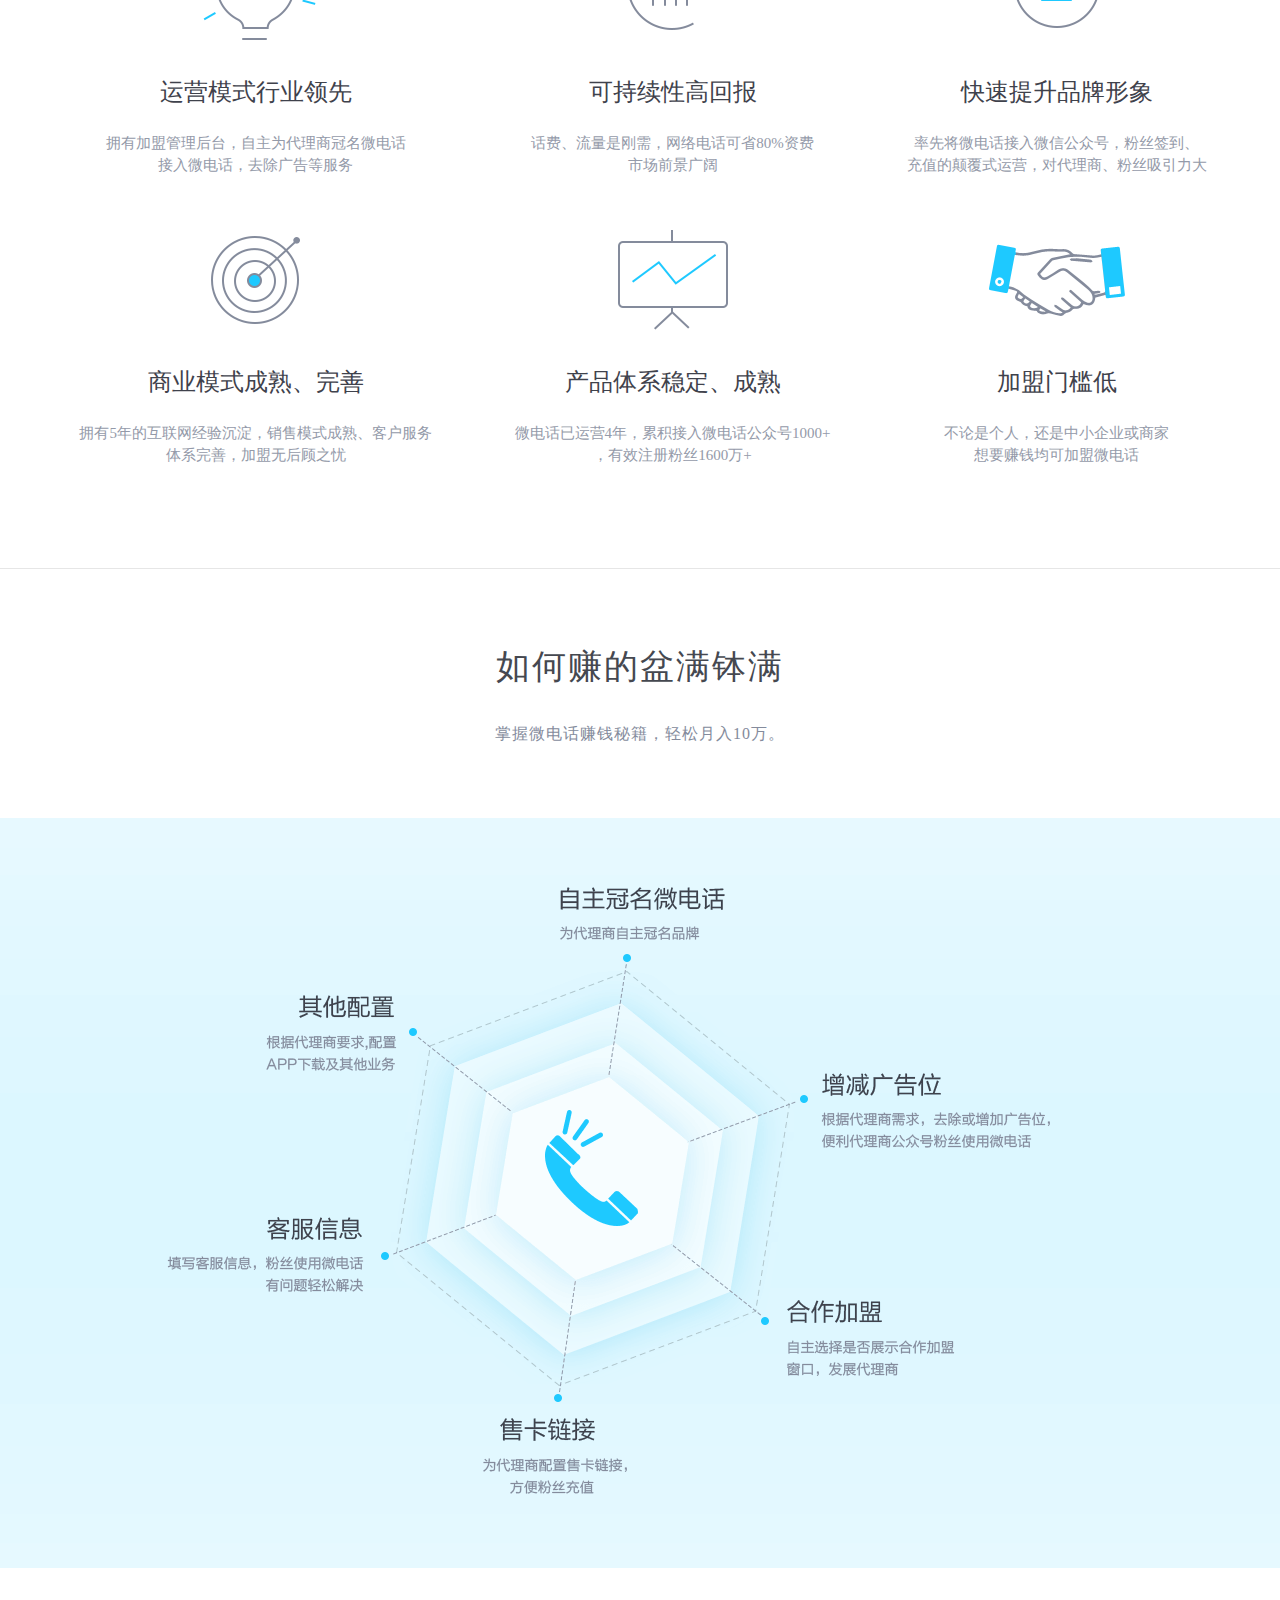
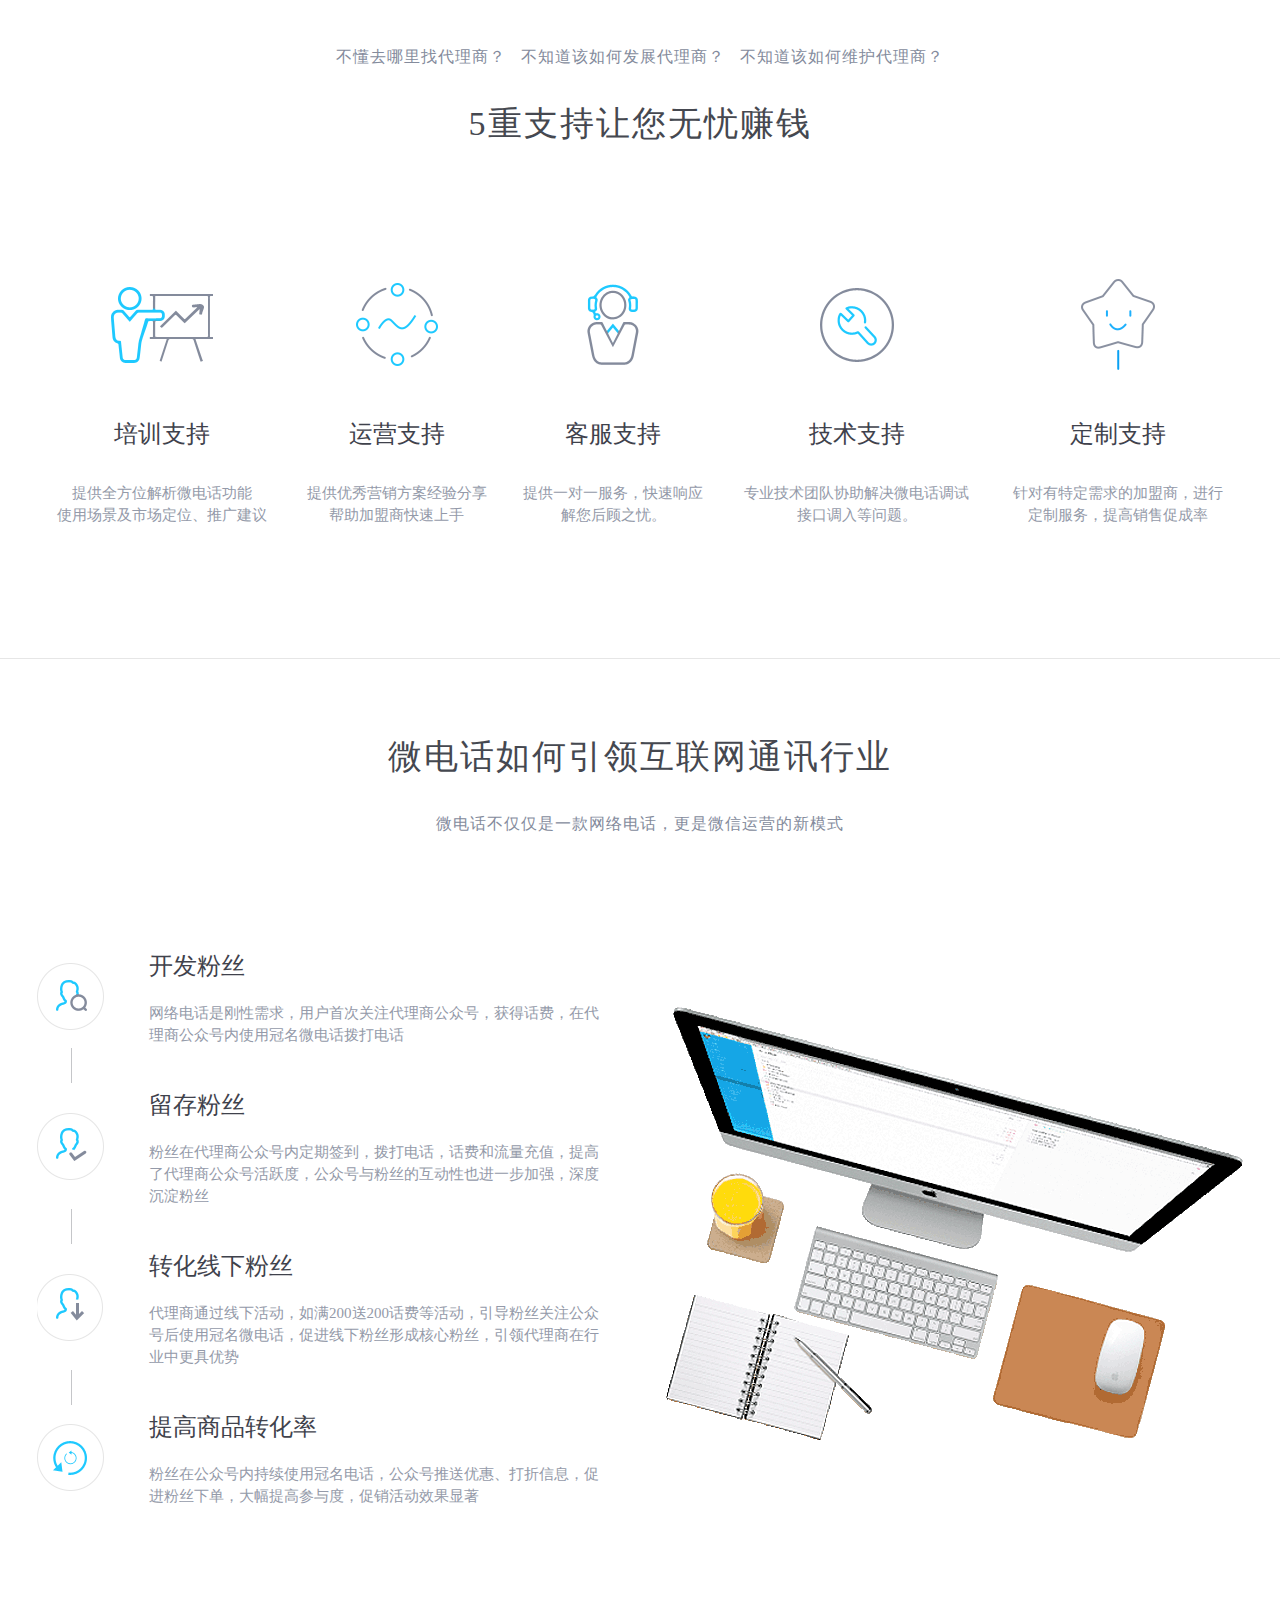
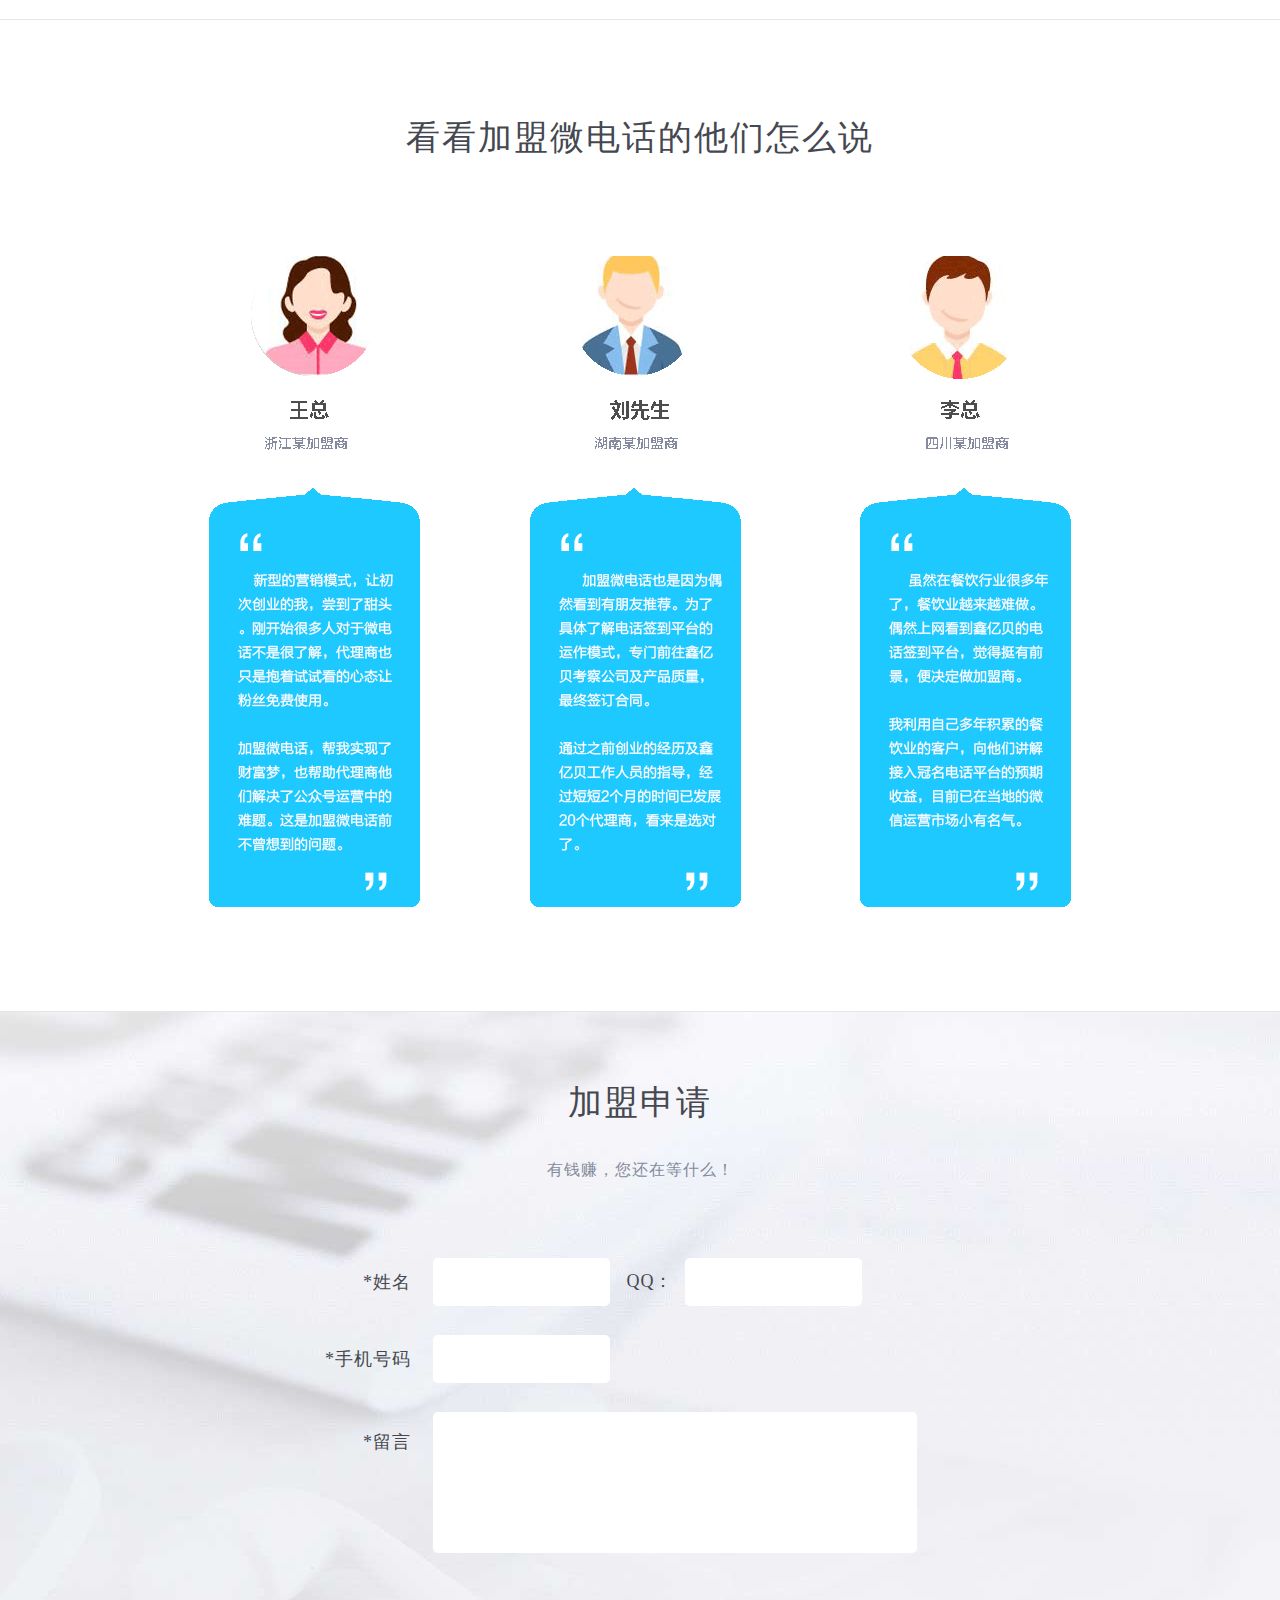
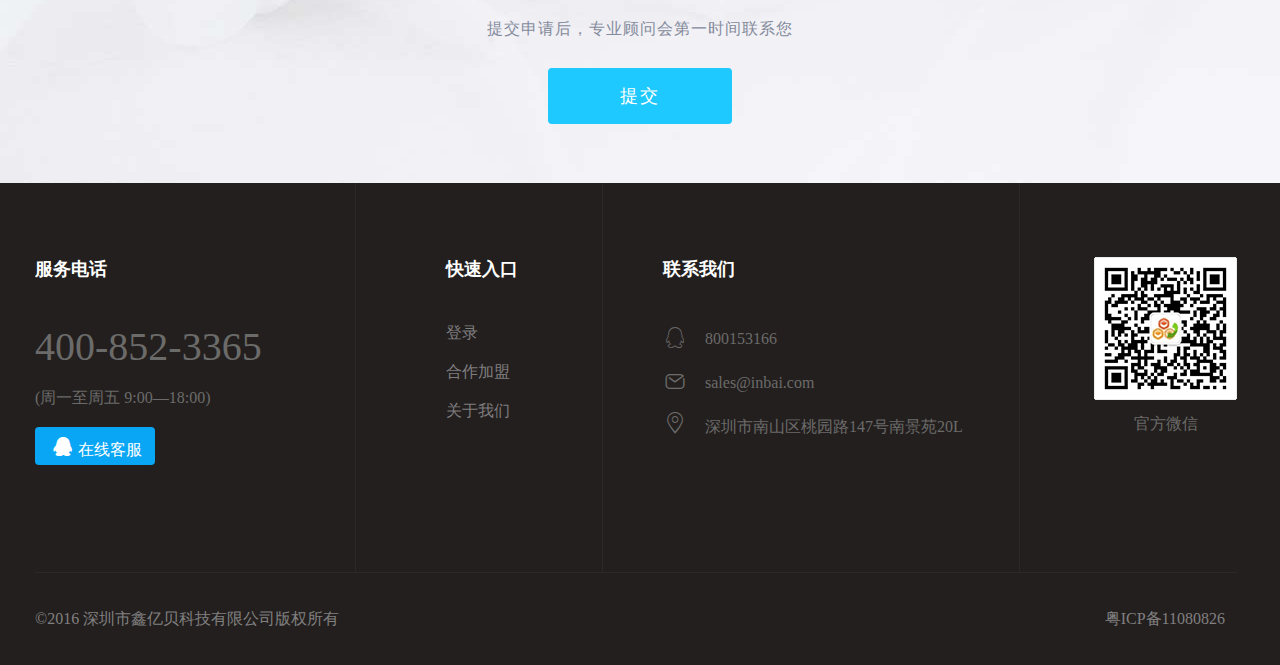
<file: solution/alliancecooperation.html>
<!DOCTYPE html>
<html>
<head>
    <meta charset="UTF-8">
    <title>加盟合作</title>

    <meta http-equiv="keywords" content="鑫亿贝,微电话,红包二维码,亿贝,亿贝CALL">
	<meta http-equiv="description" content="鑫亿贝，微信营销创新型解决方案服务商，通过为公众号提供签到送话费、流量，红包二维码，话费红包，帮助公众号精细化进行用户运营，实现拉新、留存及促活的目标。">
	<meta http-equiv="X-UA-Compatible" content="IE=edge,chrome=1" />
    <link rel="stylesheet" href="css/alliancecooperation.css" type="text/css">
	<link rel="stylesheet" href="../css/common.css" type="text/css">
    <link rel="shortcut icon" type="image/x-icon" href="../img/LOGO2.png" media="screen" />
    <!-- QQ 咨询	-->
    <script charset="utf-8" src="http://wpa.b.qq.com/cgi/wpa.php"></script>
</head>
<body>
    <!--顶部标题、导航、广告、-->
    <div class="top">
        <!--标题、导航-->
        <div class="top-title">
        	<div style="width:1210px;margin:auto;">
				<div class="logo" onclick="location='../index.html'"></div>
				<div class="logo-title" onclick="location='../index.html'">鑫亿贝</div>
	
				<div class="daohang" id="daohang" onclick="location='../index.html'">首页</div>
				<div class="daohang" id="daohang1">
					产品中心 <img src="img/down.png">
					<div class="menu" id="menu1">
						<div onclick="location='../product/microphone.html'">微电话</div>
						<div onclick="location='../product/welfare.html'">话费红包</div>
						<div onclick="location='../product/api.html'">API接口</div>
						<div onclick="location='../product/microphone.html'">OEM定制</div>
					</div>
				</div>
				<div class="daohang" id="daohang2">
					解决方案 <img src="img/down.png">
					<div class="menu" id="menu2">
						<div onclick="location='../solution/wechat.html'">公众号运营</div>
						<div onclick="location='../solution/giftcard.html'">话费礼品卡</div>
						<div onclick="location='../solution/individualization.html'">个性化需求</div>
					</div>
				</div>
				<div class="daohang" id="daohang3" style="border-bottom: 1px solid white;" onclick="location='../solution/alliancecooperation.html'">加盟合作</div>
				<div class="daohang" id="daohang4" onclick="location='../about/about.html'">关于我们</div>
                <div class="signbtn">
                    <a class="fonts-16" href="http://agent.microdh.com"><span class="icon iconfont icon-user"></span>登录</a>
                </div>
			</div>
		</div>
        <div class="advertising">
            <div class="pulse">
            	<div id="advertising_div2">
    	            <span class="advertising2">加盟微电话，新的财富浪潮为您而来</span><br>
            	</div>
            	<div id="advertising_div3">
    	            <span class="advertising3">低门槛&nbsp;&nbsp;&nbsp;高利润&nbsp;&nbsp;&nbsp;0风险</span>
            	</div>
            	<div id="advertising_div4">
                    <a href="javascript:;" class="consultationbtn" id="lijizhixun">立即咨询</a>
                </div>
            </div>
        </div>
        <div class="navigation">
        	<div style="margin:auto;border: 0px solid black;width:1210px;text-align: center;background:rgba(0,0,0,0);">
	            <a href="#marketProspect">
	                <div id="navigation1" class="navigation-detail" style="background-color: white;color: #23B3FC;">市场前景</div>
	            </a>
	            <a href="#projectAdvantage">
	                <div id="navigation2" class="navigation-detail">我们的优势</div>
	            </a>
	            <a href="#makeMoney">
	                <div id="navigation3" class="navigation-detail">赚钱秘籍</div>
	            </a>
	            <a href="#makeMoney-model">
	                <div id="navigation4" class="navigation-detail">5重赚钱模式</div>
	            </a>
	            <a href="#makeMoney-how">
	                <div id="navigation5" class="navigation-detail">引领互联网通讯</div>
	            </a>
	            <a href="#join">
	                <div id="navigation6" class="navigation-detail">用户口碑</div>
	            </a>
	            <a href="#join-apply">
	                <div id="navigation7" class="navigation-detail">加盟申请</div>
	            </a>
        	</div>
        </div>
    </div>

    <div class="market-prospect" id="marketProspect">
        <div class="market-prospect-title">
            <span class="theme-title">市场前景广阔</span>
        </div>
		<div class="market-prospect-title-desc">
			<span class="theme-title-desc">
				鑫亿贝科技旗下的微电话是国内领先的VOIP网络电话，但它不止是网络电话，更是传统企业转型互联网，互联网企业<br>实现商业变现、个人创业的创新产品。 加盟微电话可以打造属于自己的品牌，自主定制套餐价格，发展代理商，轻松<br>实现低门槛、低成本、高收入的愿望。
			</span><br>
			<span class="theme-title-desc">
				据最新统计数据显示，截止7月份，微信公众号已超过<span class="num" style="color: #0AA1F3;">1000万</span>， 但微信公众号服务中网络电话渗透率仅占<span class="num" style="color: #0AA1F3;">3%</span>，<br>国务院也反复强调大力发展通讯信息产业，降低资费。微电话资费实惠，通话清晰、全国电话任意打，因其快速解决<br>公众号拉新、留存及传播问题而在市场中突围。<br>未来，接入微电话的公众号越来越多，并形成<span class="num" style="color: #0AA1F3;">1000</span>亿市场。
			</span>
		</div>
        <div class="market-prospect-img">
            <img src="img/alibaba.png" alt="阿里巴巴">
			<div style="height:65px;"></div>
            <span class="text-title">广阔的市场前景，只留给善于抓住商机的人。现在，你还想错过微电话吗？</span>
        </div>
    </div>

    <div style="width: 100%;border-bottom: 1px solid #E6E6E6;"></div>

    <!--我们的优势-->
    <div class="project-advantage" id="projectAdvantage">
        <div class="project-advantage-title">
            <span class="theme-title">我们的优势</span>
        </div>
        <div class="project-advantage-title-desc">
            <span class="theme-title-desc">选择大于努力，选择微电话，少奋斗十年</span>
        </div>
        <table>
            <tr>
                <td class="project-advantage-img"><img src="img/market1.png" alt="优势"></td>
                <td class="project-advantage-img"><img src="img/market2.png" alt="优势"></td>
                <td class="project-advantage-img"><img src="img/market3.png" alt="优势"></td>
            </tr>
            <tr>
                <td colspan="3" style="height: 28px"></td>
            </tr>
            <tr class="text-title">
                <td valign="bottom">运营模式行业领先</td>
                <td valign="bottom">可持续性高回报</td>
                <td valign="bottom">快速提升品牌形象</td>
            </tr>
            <tr>
                <td colspan="3" style="height: 20px"></td>
            </tr>
            <tr class="text-desc">
                <td valign="top">拥有加盟管理后台，自主为代理商冠名微电话<br>接入微电话，去除广告等服务</td>
                <td valign="top">话费、流量是刚需，网络电话可省80%资费<br>市场前景广阔</td>
                <td valign="top">率先将微电话接入微信公众号，粉丝签到、 <br>充值的颠覆式运营，对代理商、粉丝吸引力大</td>
            </tr>
            <tr>
                <td colspan="3" style="height: 50px"></td>
            </tr>
            <tr>
                <td class="project-advantage-img"><img src="img/market4.png" alt="优势"></td>
                <td class="project-advantage-img"><img src="img/market5.png" alt="优势"></td>
                <td class="project-advantage-img"><img src="img/market6.png" alt="优势"></td>
            </tr>
            <tr>
                <td colspan="3" style="height: 28px"></td>
            </tr>
            <tr class="text-title">
                <td valign="bottom">商业模式成熟、完善</td>
                <td valign="bottom">产品体系稳定、成熟</td>
                <td valign="bottom">加盟门槛低</td>
            </tr>
            <tr>
                <td colspan="3" style="height: 20px"></td>
            </tr>
            <tr class="text-desc">
                <td valign="top">拥有5年的互联网经验沉淀，销售模式成熟、客户服务<br>体系完善，加盟无后顾之忧</td>
                <td valign="top">微电话已运营4年，累积接入微电话公众号1000+ <br>，有效注册粉丝1600万+</td>
                <td valign="top">不论是个人，还是中小企业或商家<br>想要赚钱均可加盟微电话</td>
            </tr>
        </table>
    </div>

    <div style="width: 100%;border-bottom: 1px solid #E6E6E6;margin-top: 100px;"></div>

    <!--如何赚钱-->
    <div class="make-money" id="makeMoney">
    	<div class="make-money-title">
	        <span class="theme-title">如何赚的盆满钵满</span>
    	</div>
		<div style="height:30px;"></div>
    	<div class="make-money-title-desc">
	        <span class="theme-title-desc">掌握微电话赚钱秘籍，轻松月入10万。</span>
    	</div>
		<div style="height:70px;"></div>
		<div class="make-money-img"></div>
    </div>

    <!--五重支持-->
    <div class="five-support" id="makeMoney-model">
        <div>
            <span class="theme-title-desc">不懂去哪里找代理商？&nbsp;&nbsp;&nbsp;不知道该如何发展代理商？&nbsp;&nbsp;&nbsp;不知道该如何维护代理商？</span>
        </div>
        <div style="height: 30px;"></div>
        <div>
            <span class="theme-title">5重支持让您无忧赚钱</span>
        </div>
        <table>
            <tr>
                <td><img src="img/zhichi1.png" alt="运营支持"></td>
                <td><img src="img/zhichi2.png" alt="运营支持"></td>
                <td><img src="img/zhichi3.png" alt="运营支持"></td>
                <td><img src="img/zhichi4.png" alt="运营支持"></td>
                <td><img src="img/zhichi5.png" alt="运营支持"></td>
            </tr>
			<tr>
				<td colspan="5" height="40px"></td>
			</tr>
            <tr class="text-title">
                <td valign="bottom">培训支持</td>
                <td valign="bottom">运营支持</td>
                <td valign="bottom">客服支持</td>
                <td valign="bottom">技术支持</td>
                <td valign="bottom">定制支持</td>
            </tr>
			<tr>
				<td colspan="5" height="28px"></td>
			</tr>
            <tr class="text-desc">
                <td valign="top">提供全方位解析微电话功能<br>使用场景及市场定位、推广建议</td>
                <td valign="top">提供优秀营销方案经验分享<br>帮助加盟商快速上手</td>
                <td valign="top">提供一对一服务，快速响应<br>解您后顾之忧。</td>
                <td valign="top">专业技术团队协助解决微电话调试<br>接口调入等问题。</td>
                <td valign="top">针对有特定需求的加盟商，进行<br>定制服务，提高销售促成率</td>
            </tr>
        </table>
    </div>
    <div style="width: 100%;border-bottom: 1px solid #E6E6E6;margin-top: 100px;"></div>

    <!--引领通讯行业-->
    <div class="guide" id="makeMoney-how">
        <div>
            <span class="theme-title">微电话如何引领互联网通讯行业</span>
        </div>
            <div style="height: 30px;"></div>
        <div>
            <span class="theme-title-desc">微电话不仅仅是一款网络电话，更是微信运营的新模式</span>
        </div>
        <table>
            <tr>
                <td rowspan="2" width="110px"><img src="img/hangye1.png" alt="引领通讯行业"></td>
                <td class="text-title">开发粉丝</td>
                <td rowspan="11" width="581px"><img src="img/hangye5.png" alt="引领通讯行业"></td>
            </tr>
            <tr>
                <td class="text-desc" style="padding-top:18px;">网络电话是刚性需求，用户首次关注代理商公众号，获得话费，在代<br>理商公众号内使用冠名微电话拨打电话</td>
            </tr>
            <tr>
                <td style="padding-left:33.5px;"><img src="img/line.png"></td>
                <td colspan="2"></td>
            </tr>

            <tr>
                <td rowspan="2"><img src="img/hangye2.png" alt="引领通讯行业"></td>
                <td class="text-title">留存粉丝</td>
            </tr>
            <tr>
                <td class="text-desc" style="padding-top:18px;">粉丝在代理商公众号内定期签到，拨打电话，话费和流量充值，提高<br>了代理商公众号活跃度，公众号与粉丝的互动性也进一步加强，深度<br>沉淀粉丝</td>
            </tr>
            <tr>
                <td style="padding-left:33.5px;"><img src="img/line.png"></td>
                <td colspan="2"></td>
            </tr>

            <tr>
                <td rowspan="2"><img src="img/hangye3.png" alt="引领通讯行业"></td>
                <td class="text-title">转化线下粉丝</td>
            </tr>
            <tr>
                <td class="text-desc" style="padding-top:18px;">代理商通过线下活动，如满200送200话费等活动，引导粉丝关注公众<br>号后使用冠名微电话，促进线下粉丝形成核心粉丝，引领代理商在行<br>业中更具优势</td>
            </tr>
            <tr>
                <td style="padding-left:33.5px;"><img src="img/line.png"></td>
                <td colspan="2"></td>
            </tr>

            <tr>
                <td rowspan="2"><img src="img/hangye4.png" alt="引领通讯行业"></td>
                <td class="text-title">提高商品转化率</td>
            </tr>
            <tr>
                <td class="text-desc" style="padding-top:18px;">粉丝在公众号内持续使用冠名电话，公众号推送优惠、打折信息，促<br>进粉丝下单，大幅提高参与度，促销活动效果显著</td>
            </tr>
        </table>
    </div>
    <div style="width: 100%;border-bottom: 1px solid #E6E6E6;margin-top: 100px;"></div>

    <!--加盟体验-->
    <div id="join">
    	<div>
	        <span class="theme-title">看看加盟微电话的他们怎么说</span>
    	</div>
		<div>
		    <img src="img/tiyan.png" alt="加盟微电话体验">
		</div>
    </div>
    <div style="width: 100%;border-bottom: 1px solid #E6E6E6;margin-top: 100px;"></div>

    <!--加盟申请-->
    <div class="apply" id="join-apply">
        <div class="apply-title">
            <span class="theme-title">加盟申请</span>
        </div>
        <div style="height: 8px;width: 100%"></div>
        <div class="apply-title-desc">
            <span class="theme-title-desc">有钱赚，您还在等什么！</span>
        </div>
        <form action="../../servlet/JoinApplyServlet" method="post" id="form1">
	        <table class="apply-table">
	            <tr>
	                <td class="apply-name">*姓名</td>
	                <td class="apply-input" width="500px"style="padding-right:310px;">
	                    <div class="inputdiv">
	                        <input type="text" name="applyname" id="applyname">&nbsp;&nbsp;
	                       QQ：&nbsp;&nbsp;<input type="text"  name="applyqq" id="applyqq">
	                    </div>
	                </td>
	            </tr>
				<tr>
					<td height="25px" colspan="2"></td>
				</tr>
	            <tr>
	                <td class="apply-name">*手机号码</td>
	                <td>
	                    <div class="inputdiv"><input type="tel" class="inputs" name="applytel" id="applytel"></div>
	                </td>
	            </tr>
				<tr>
					<td height="25px" colspan="2"></td>
				</tr>
	            <tr>
	                <td class="apply-name" valign="top" style="padding-top:18px;">*留言</td>
	                <td>
	                    <div class="inputdiv"><textarea  class="inputs" name="applymessage" id="applymessage"></textarea> </div>
	                </td>
	            </tr>
	        </table>
        </form>
        <div class="apply-submit">
            <span class="theme-title-desc">提交申请后，专业顾问会第一时间联系您</span>
            <div style="height: 25px;width: 100%"></div>
            <a class="applybtn" onclick="submit()">提交</a>
           
        </div>
    </div>

    <div class="suspension-window" id="suspensionWindow">
        <table cellpadding="0" cellspacing="10">
            <tr>
                <td class="suspension4-td" rowspan="3"><img src="../img/qrcode2.png" class="suspension4"></td>
                <td class="suspension"><img src="../img/qq2.png" class="suspension1"></td>
                <td rowspan="3"></td>
            </tr>
            <tr>
                <td class="suspension" id="da"><img src="../img/sao2.png" class="suspension2"></td>
            </tr>
            <tr>
                <td class="suspension"><img src="../img/top.png" class="suspension3"></td>
            </tr>
        </table>
    </div>


    <!--footer-->
        <div class="footer">
            <ul class="foot-list">
            <li class="foot-center1">
                <h4>服务电话</h4>
                <p class="phone-number">400-852-3365</p>
                <p>(周一至周五 9:00—18:00)</p>
                <p><a class="qq" href="javascript:;" id="lijizhixun"><span class="icon iconfont icon-QQ"></span>在线客服</a></p>
            </li>
            <li class="foot-center2">
                <h4>快速入口</h4>
                <p><a href="http://agent.microdh.com" target="_parent">登录</a></p>
                <p><a href="../solution/alliancecooperation.html" target="_parent">合作加盟</a></p>
                <p><a href="../about/about.html" target="_parent">关于我们</a></p>
            </li>
            <li class="foot-center3">
                <h4>联系我们</h4>
                <p><span class="icon iconfont icon-3"></span>800153166</p>
                <p><span class="icon iconfont icon-email"></span>sales@inbai.com</p>
                <p><span class="icon iconfont icon-address"></span>深圳市南山区桃园路147号南景苑20L</p>
            </li>
            <li class="foot-center4">
                 <img src="img/qrcode.png" alt="二维码" class="qrcode">
                 <span>官方微信</span>
            </li>

            </ul>
            <div class="foot-down">
                <p class="foot-down-left"><span>粤ICP备11080826</span>©2016  深圳市鑫亿贝科技有限公司版权所有  </p>

            </div>
        </div>



    <script>
        function iFrameHeight() {
            var ifm = document.getElementById("iframefooter");
            var subWeb = document.frames ? document.frames["iframefooter"].document : ifm.contentDocument;
            if (ifm != null && subWeb != null) {
                ifm.height = subWeb.body.scrollHeight;
            }
        }
        BizQQWPA.addCustom({aty: '0', a: '0', nameAccount: 800153166, selector: 'lijizhixun'});
        
    </script>
</body>
<script type="text/javascript" src="../js/jquery-1.9.1.min.js" ></script>
<script type="text/javascript" src="js/alliancecooperation.js"></script>
<script type="text/javascript">
	function UrlSearch() 
	{
	   var str=location.href; //取得整个地址栏
	   var num=str.indexOf("?") 
	   if(num>0)
	   {
	       var str=str.substr(num+1); //取得所有参数   stringvar.substr(start [, length ]
		   var arr=str.split("="); //各个参数放到数组里
		   var param=arr[1];
		   if(param=="sucess"){
		   		alert("提交成功");
		   }else if(param=="error"){
		   		alert("系统繁忙，稍后再试");
		   }
	   }
	} 
	window.onload=function(){
		UrlSearch();
	}
</script>
<script src="../js/common.js"></script>
</html>
</file>
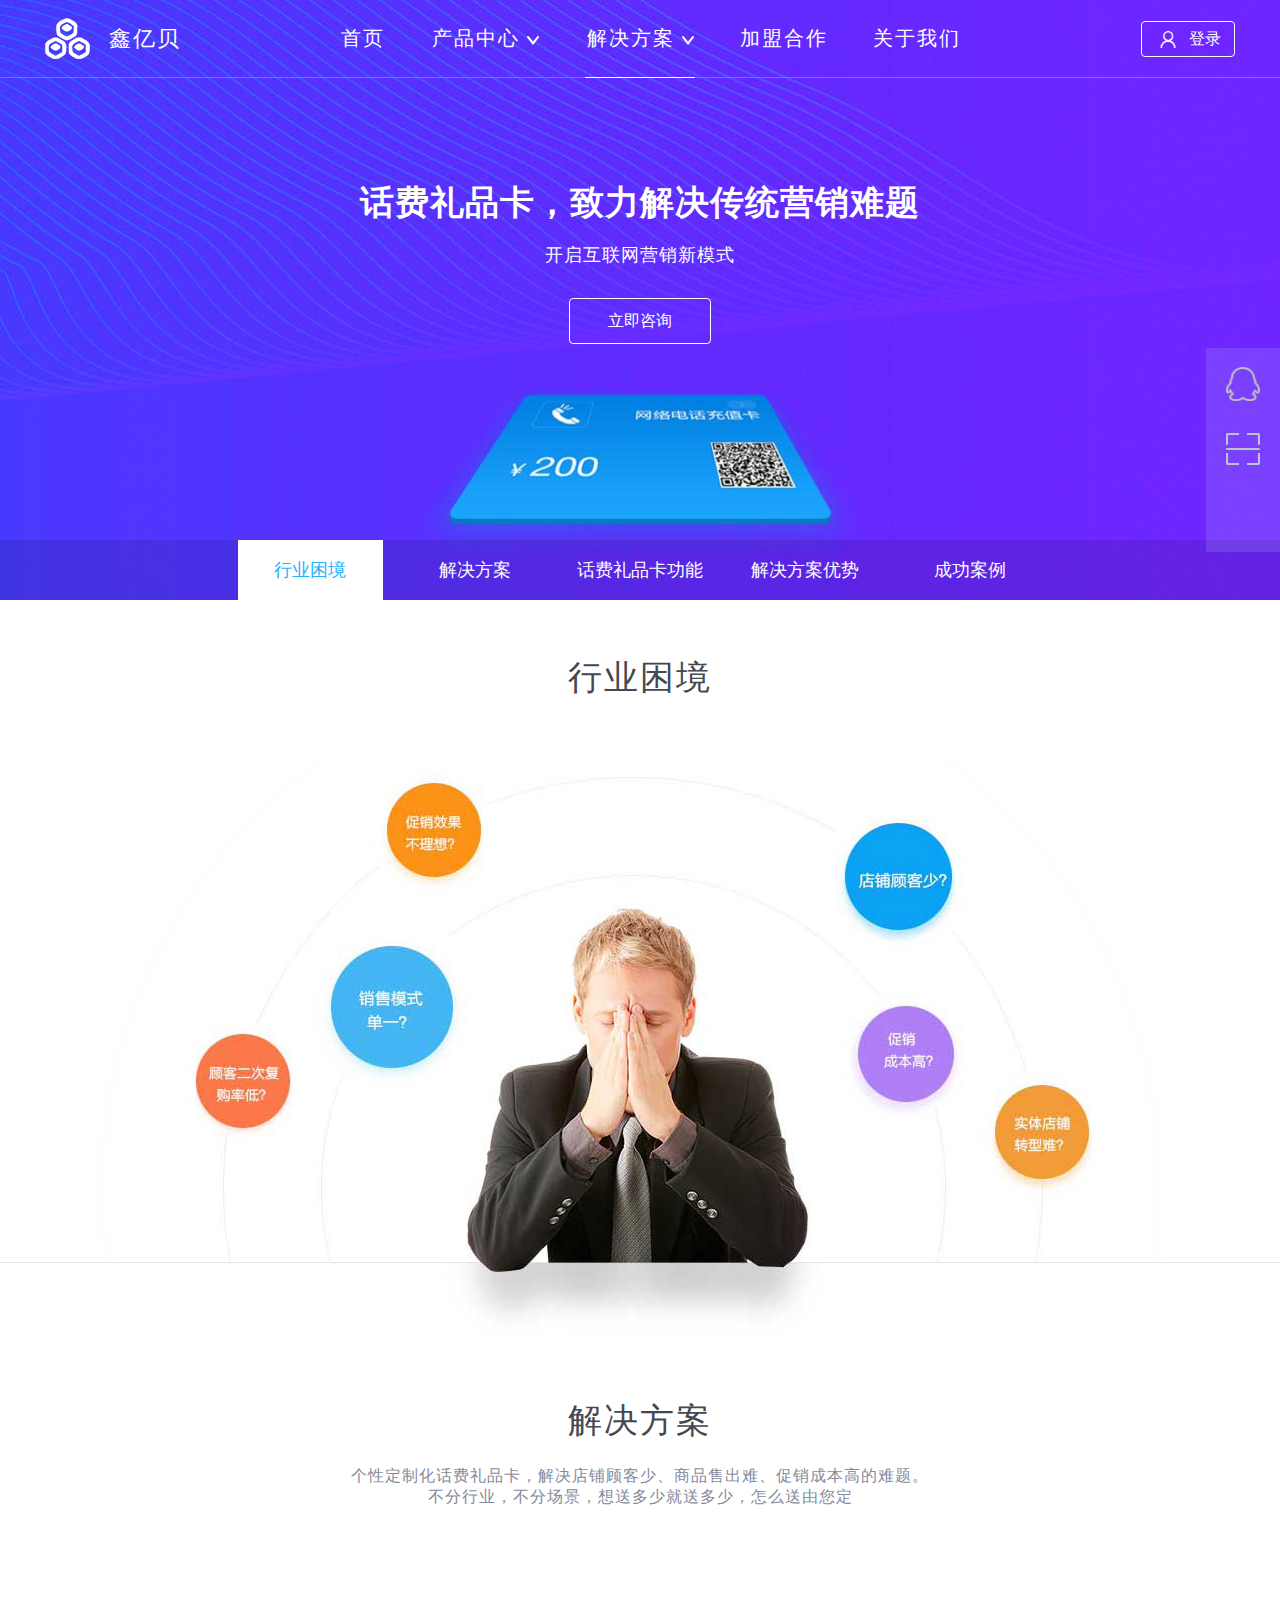
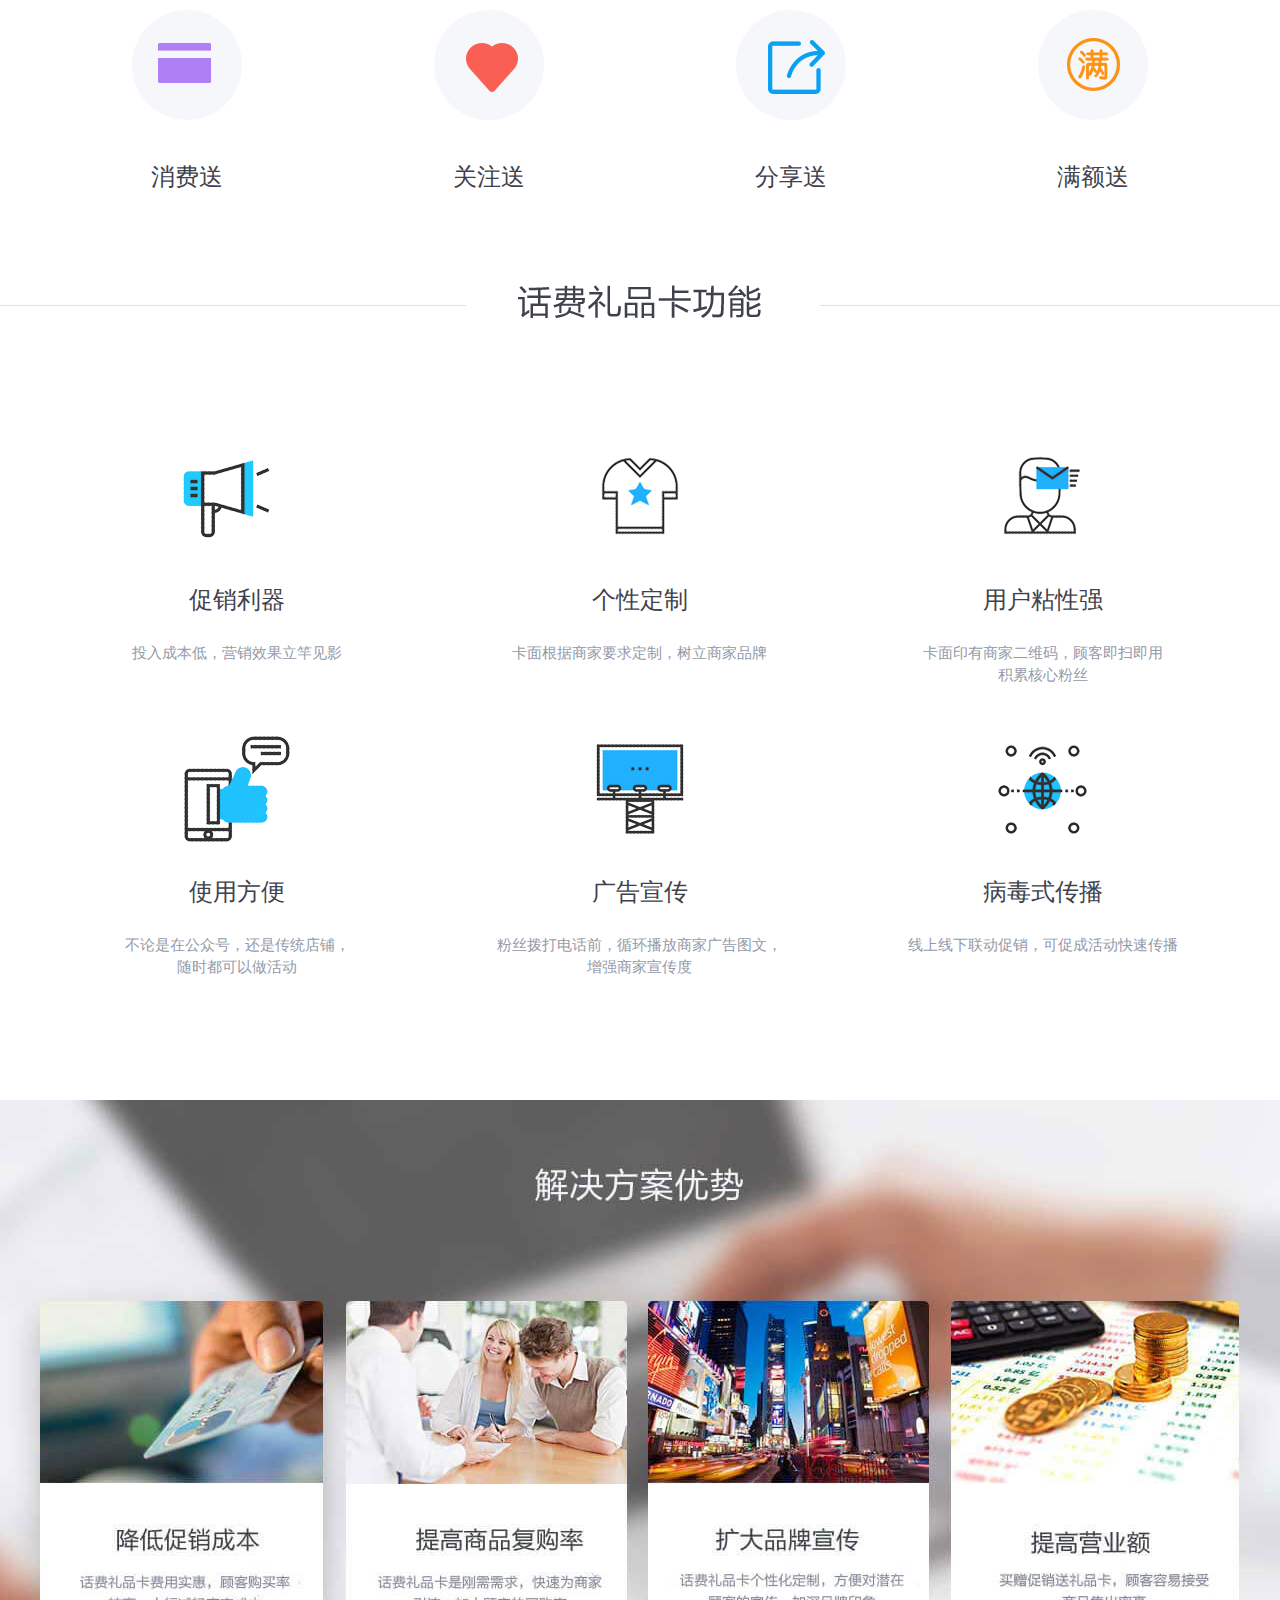
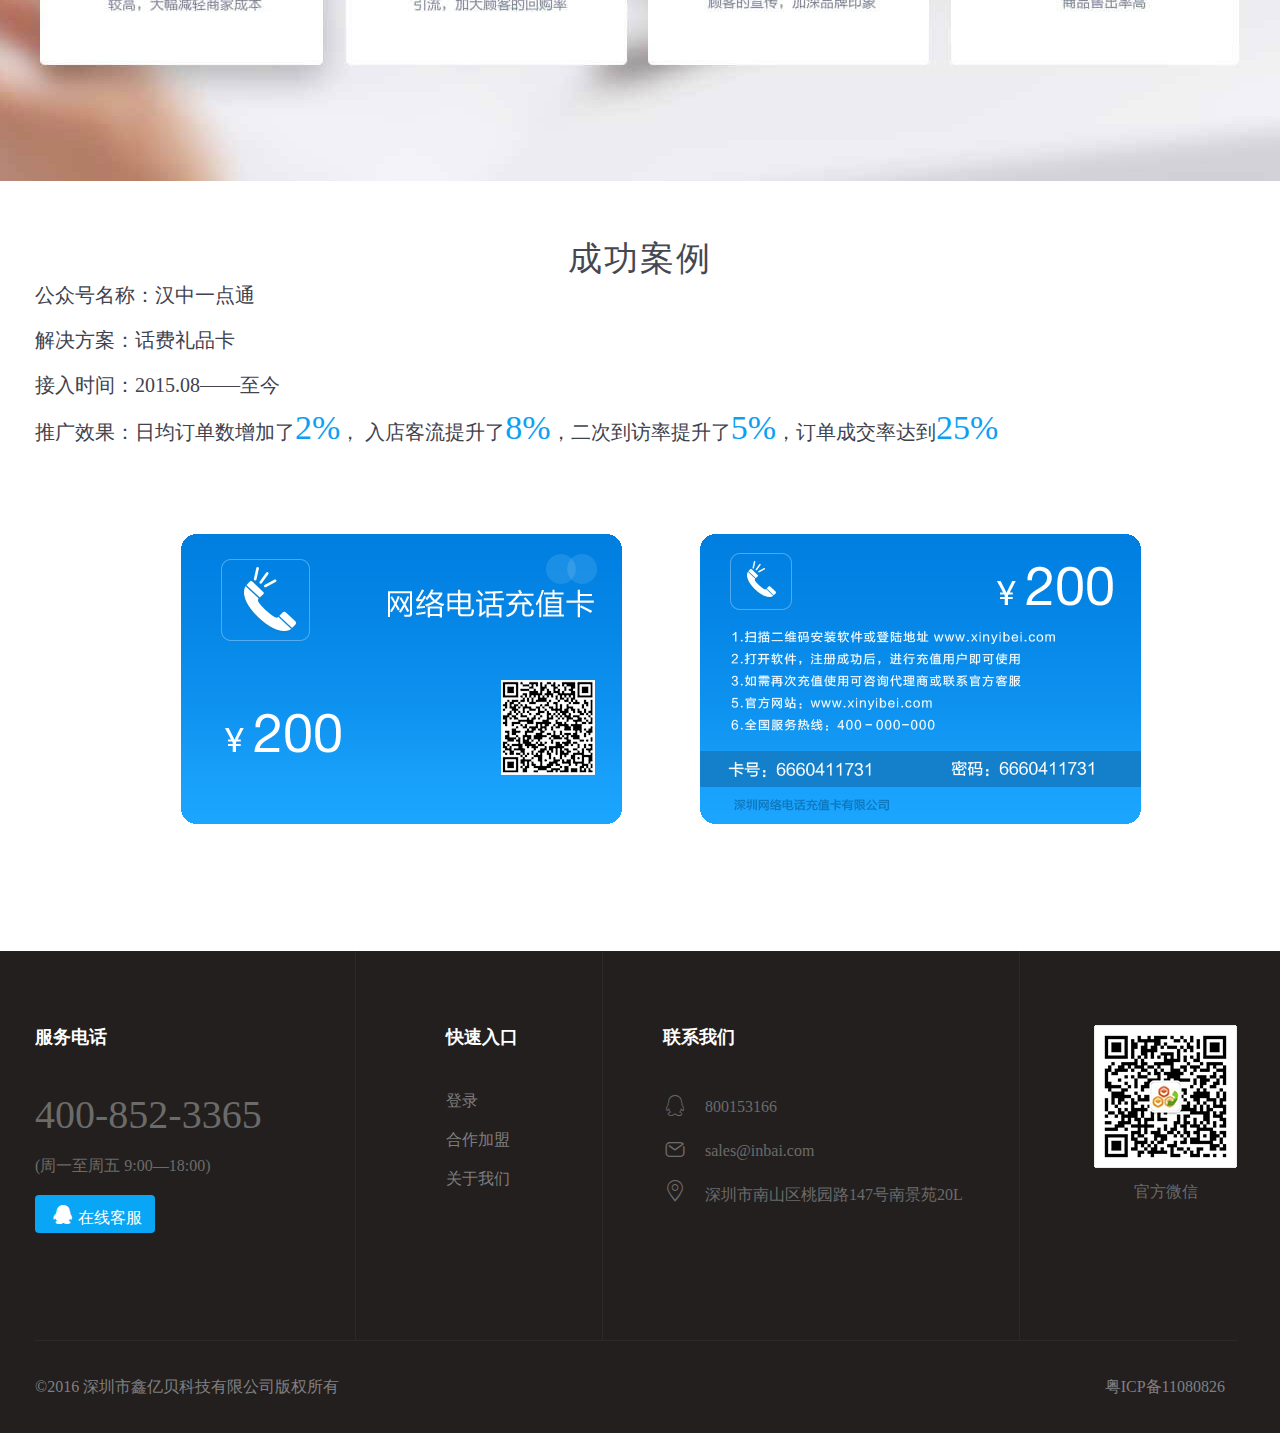
<file: solution/giftcard.html>
<!DOCTYPE html>
<html>
<head>
    <meta charset="UTF-8">
    <title>礼品卡解决方案</title>

    <meta http-equiv="keywords" content="鑫亿贝,微电话,红包二维码,亿贝,亿贝CALL">
	<meta http-equiv="description" content="鑫亿贝，微信营销创新型解决方案服务商，通过为公众号提供签到送话费、流量，红包二维码，话费红包，帮助公众号精细化进行用户运营，实现拉新、留存及促活的目标。">
	<meta http-equiv="X-UA-Compatible" content="IE=edge,chrome=1" />
    <link rel="stylesheet" href="css/giftcard.css" type="text/css">
	<link rel="stylesheet" href="../css/common.css" type="text/css">
    <link rel="shortcut icon" type="image/x-icon" href="../img/LOGO2.png" media="screen" />
    <!-- QQ 咨询	-->
    <script charset="utf-8" src="http://wpa.b.qq.com/cgi/wpa.php"></script>
</head>
<body>
    <!--顶部标题、导航、广告、-->
    <div class="top">
        <!--标题、导航-->
        <div class="top-title">
        	<div style="width:1210px;margin:auto;">
				<div class="logo" onclick="location='../index.html'"></div>
				<div class="logo-title" onclick="location='../index.html'">鑫亿贝</div>
	
				<div class="daohang" id="daohang" onclick="location='../index.html'">首页</div>
				<div class="daohang" id="daohang1">
					产品中心 <img src="img/down.png">
					<div class="menu" id="menu1">
						<div onclick="location='../product/microphone.html'">微电话</div>
						<div onclick="location='../product/welfare.html'">话费红包</div>
						<div onclick="location='../product/api.html'">API接口</div>
						<div onclick="location='../product/microphone.html'">OEM定制</div>
					</div>
				</div>
				<div class="daohang" id="daohang2" style="border-bottom: 1px solid white;">
					解决方案 <img src="img/down.png">
					<div class="menu" id="menu2">
						<div onclick="location='../solution/wechat.html'">公众号运营</div>
						<div onclick="location='../solution/giftcard.html'">话费礼品卡</div>
						<div onclick="location='../solution/individualization.html'">个性化需求</div>
					</div>
				</div>
				<div class="daohang" id="daohang3" onclick="location='../solution/alliancecooperation.html'">加盟合作</div>
				<div class="daohang" id="daohang4" onclick="location='../about/about.html'">关于我们</div>
				<div class="signbtn">
                    <a class="fonts-16" href="http://agent.microdh.com"><span class="icon iconfont icon-user"></span>登录</a>
                </div>
			</div>
		</div>

        <div class="advertising">
            <div class="fadeIndown">
            	<div id="advertising_div2">
    	            <span class="advertising2">话费礼品卡，致力解决传统营销难题  </span>
            	</div>
            	<div id="advertising_div3">
    	            <span class="advertising3">开启互联网营销新模式</span>
            	</div>
            </div>
        	<div id="advertising_div4" class="fadeinupbig">
                <a href="javascript:;" class="consultationbtn" id="lijizhixun">立即咨询</a>
            </div>
        </div>
        <div class="navigation">
        	<div style="margin:auto;border: 0px solid black;width:1210px;text-align: center;background:rgba(0,0,0,0);">
	            <a href="#industryDilemma">
	                <div id="navigation1" class="navigation-detail" style="background-color: white;color: #23B3FC;">行业困境</div>
	            </a>
	            <a href="#giftCase">
	                <div id="navigation2" class="navigation-detail">解决方案</div>
	            </a>
	            <a href="#giftCardFunction">
	                <div id="navigation3" class="navigation-detail">话费礼品卡功能</div>
	            </a>
	            <a href="#projectAdvantage">
	                <div id="navigation4" class="navigation-detail">解决方案优势</div>
	            </a>
	            <a href="#successful">
	                <div id="navigation5" class="navigation-detail">成功案例</div>
	            </a>
        	</div>
        </div>
    </div>

    <!--行业困境-->
    <div class="industry-dilemma" id="industryDilemma">
        <div class="dilemma">
            <span class="theme-title">行业困境</span><br>
        </div>
		<div id="industry-dilemma-img"></div>
    </div>
    <!--礼品卡解决方案-->
    <div class="gift-case" id="giftCase">
        <div class="dilemma">
            <span class="theme-title">解决方案</span><br>
        </div>
		<div class="dilemma-desc">
            <span class="theme-title-desc">个性定制化话费礼品卡，解决店铺顾客少、商品售出难、促销成本高的难题。</span><br>
            <span class="theme-title-desc">不分行业，不分场景，想送多少就送多少，怎么送由您定</span>
		</div>
        <table>
            <tr>
                <td class="gift-case-td"><img src="img/case1.png" alt="礼品卡"></td>
                <td class="gift-case-td"><img src="img/case2.png" alt="礼品卡"></td>
                <td class="gift-case-td"><img src="img/case3.png" alt="礼品卡"></td>
                <td class="gift-case-td"><img src="img/case4.png" alt="礼品卡"></td>
            </tr>
            <tr>
                <td><span class="text-title">消费送</span></td>
                <td><span class="text-title">关注送</span></td>
                <td><span class="text-title">分享送</span></td>
                <td><span class="text-title">满额送</span></td>
            </tr>
        </table>
    </div>
    <!--话费礼品卡功能-->
    <div class="gift-card-function"  id="giftCardFunction">
        <div class="card-function-title"></div>
	    <table>
	        <tr>
	            <td><img src="img/function1.png" alt="礼品卡功能"></td>
	            <td><img src="img/function2.png" alt="礼品卡功能"></td>
	            <td><img src="img/function3.png" alt="礼品卡功能"></td>
	        </tr>
			<tr>
				<td colspan="3">
					<div style="height:25px;"></div>
				</td>
			</tr>
	        <tr>
	            <td valign="bottom"><span class="text-title">促销利器</span></td>
	            <td valign="bottom"><span class="text-title">个性定制</span></td>
	            <td valign="bottom"><span class="text-title">用户粘性强</span></td>
	        </tr>
			<tr>
				<td colspan="3">
					<div style="height:22px;"></div>
				</td>
			</tr>
	        <tr>
	            <td valign="top"><span class="text-desc">投入成本低，营销效果立竿见影</span></td>
	            <td valign="top"><span class="text-desc">卡面根据商家要求定制，树立商家品牌</span></td>
	            <td valign="top"><span class="text-desc">卡面印有商家二维码，顾客即扫即用<br>积累核心粉丝</span></td>
	        </tr>
			<tr>
				<td colspan="3">
					<div style="height:45px;"></div>
				</td>
			</tr>
	        <tr>
	            <td><img src="img/function4.png" alt="礼品卡功能"></td>
	            <td><img src="img/function5.png" alt="礼品卡功能"></td>
	            <td><img src="img/function6.png" alt="礼品卡功能"></td>
	        </tr>
			<tr>
				<td colspan="3">
					<div style="height:25px;"></div>
				</td>
			</tr>
	        <tr>
	            <td valign="bottom"><span class="text-title">使用方便</span></td>
	            <td valign="bottom"><span class="text-title">广告宣传</span></td>
	            <td valign="bottom"><span class="text-title">病毒式传播</span></td>
	        </tr>
			<tr>
				<td colspan="3">
					<div style="height:22px;"></div>
				</td>
			</tr>
	        <tr>
	            <td valign="top"><span class="text-desc">不论是在公众号，还是传统店铺，<br>随时都可以做活动</span></td>
	            <td valign="top"><span class="text-desc">粉丝拨打电话前，循环播放商家广告图文，<br>增强商家宣传度</span></td>
	            <td valign="top"><span class="text-desc">线上线下联动促销，可促成活动快速传播</span></td>
	        </tr>
	    </table>
    </div>
    <!--方案优势 -->
    <div style="margin: 50px auto;" id="projectAdvantage">
    </div>
    <!--成功案例-->
    <div class="successful-case" id="successful">
        <div class="dilemma">
            <span class="theme-title">成功案例</span><br>
        </div>
        <div class="successful-case-detail">
            <span class="success-title">公众号名称：汉中一点通</span>
			<div style="height:18px;"></div>
            <span class="success-title">解决方案：话费礼品卡 </span>
			<div style="height:18px;"></div>
            <span class="success-title">接入时间：2015.08——至今</span>
			<div style="height:10px;"></div>
            <span class="success-title">推广效果：日均订单数增加了<span class="num">2%</span>， 入店客流提升了<span class="num">8%</span>，二次到访率提升了<span class="num">5%</span>，订单成交率达到<span class="num">25%</span></span>
        </div>
		<div class="successful-case-img">
	        <img src="img/sucesscard.png" alt="成功案例">
		</div>
    </div>

    <div class="suspension-window" id="suspensionWindow">
        <table cellpadding="0" cellspacing="10">
            <tr>
                <td class="suspension4-td" rowspan="3"><img src="../img/qrcode2.png" class="suspension4"></td>
                <td class="suspension"><img src="../img/qq2.png" class="suspension1"></td>
                <td rowspan="3"></td>
            </tr>
            <tr>
                <td class="suspension" id="da"><img src="../img/sao2.png" class="suspension2"></td>
            </tr>
            <tr>
                <td class="suspension"><img src="../img/top.png" class="suspension3"></td>
            </tr>
        </table>
    </div>

    <!--footer-->
        <div class="footer">
            <ul class="foot-list">
            <li class="foot-center1">
                <h4>服务电话</h4>
                <p class="phone-number">400-852-3365</p>
                <p>(周一至周五 9:00—18:00)</p>
                <p><a class="qq" href="javascript:;" id="lijizhixun"><span class="icon iconfont icon-QQ"></span>在线客服</a></p>
            </li>
            <li class="foot-center2">
                <h4>快速入口</h4>
                <p><a href="http://agent.microdh.com" target="_parent">登录</a></p>
                <p><a href="../solution/alliancecooperation.html" target="_parent">合作加盟</a></p>
                <p><a href="../about/about.html" target="_parent">关于我们</a></p>
            </li>
            <li class="foot-center3">
                <h4>联系我们</h4>
                <p><span class="icon iconfont icon-3"></span>800153166</p>
                <p><span class="icon iconfont icon-email"></span>sales@inbai.com</p>
                <p><span class="icon iconfont icon-address"></span>深圳市南山区桃园路147号南景苑20L</p>
            </li>
            <li class="foot-center4">
                 <img src="img/qrcode.png" alt="二维码" class="qrcode">
                 <span>官方微信</span>
            </li>

            </ul>
            <div class="foot-down">
                <p class="foot-down-left"><span>粤ICP备11080826</span>©2016  深圳市鑫亿贝科技有限公司版权所有  </p>

            </div>
        </div>


    
    <script>
        function iFrameHeight() {
            var ifm = document.getElementById("iframefooter");
            var subWeb = document.frames ? document.frames["iframefooter"].document : ifm.contentDocument;
            if (ifm != null && subWeb != null) {
                ifm.height = subWeb.body.scrollHeight;
            }
        }
        BizQQWPA.addCustom({aty: '0', a: '0', nameAccount: 800153166, selector: 'lijizhixun'});
    </script>
</body>
<script type="text/javascript" src="../js/jquery-1.9.1.min.js" ></script>
<script type="text/javascript" src="js/giftcard.js"></script>
<script src="../js/common.js"></script>
</html>
</file>
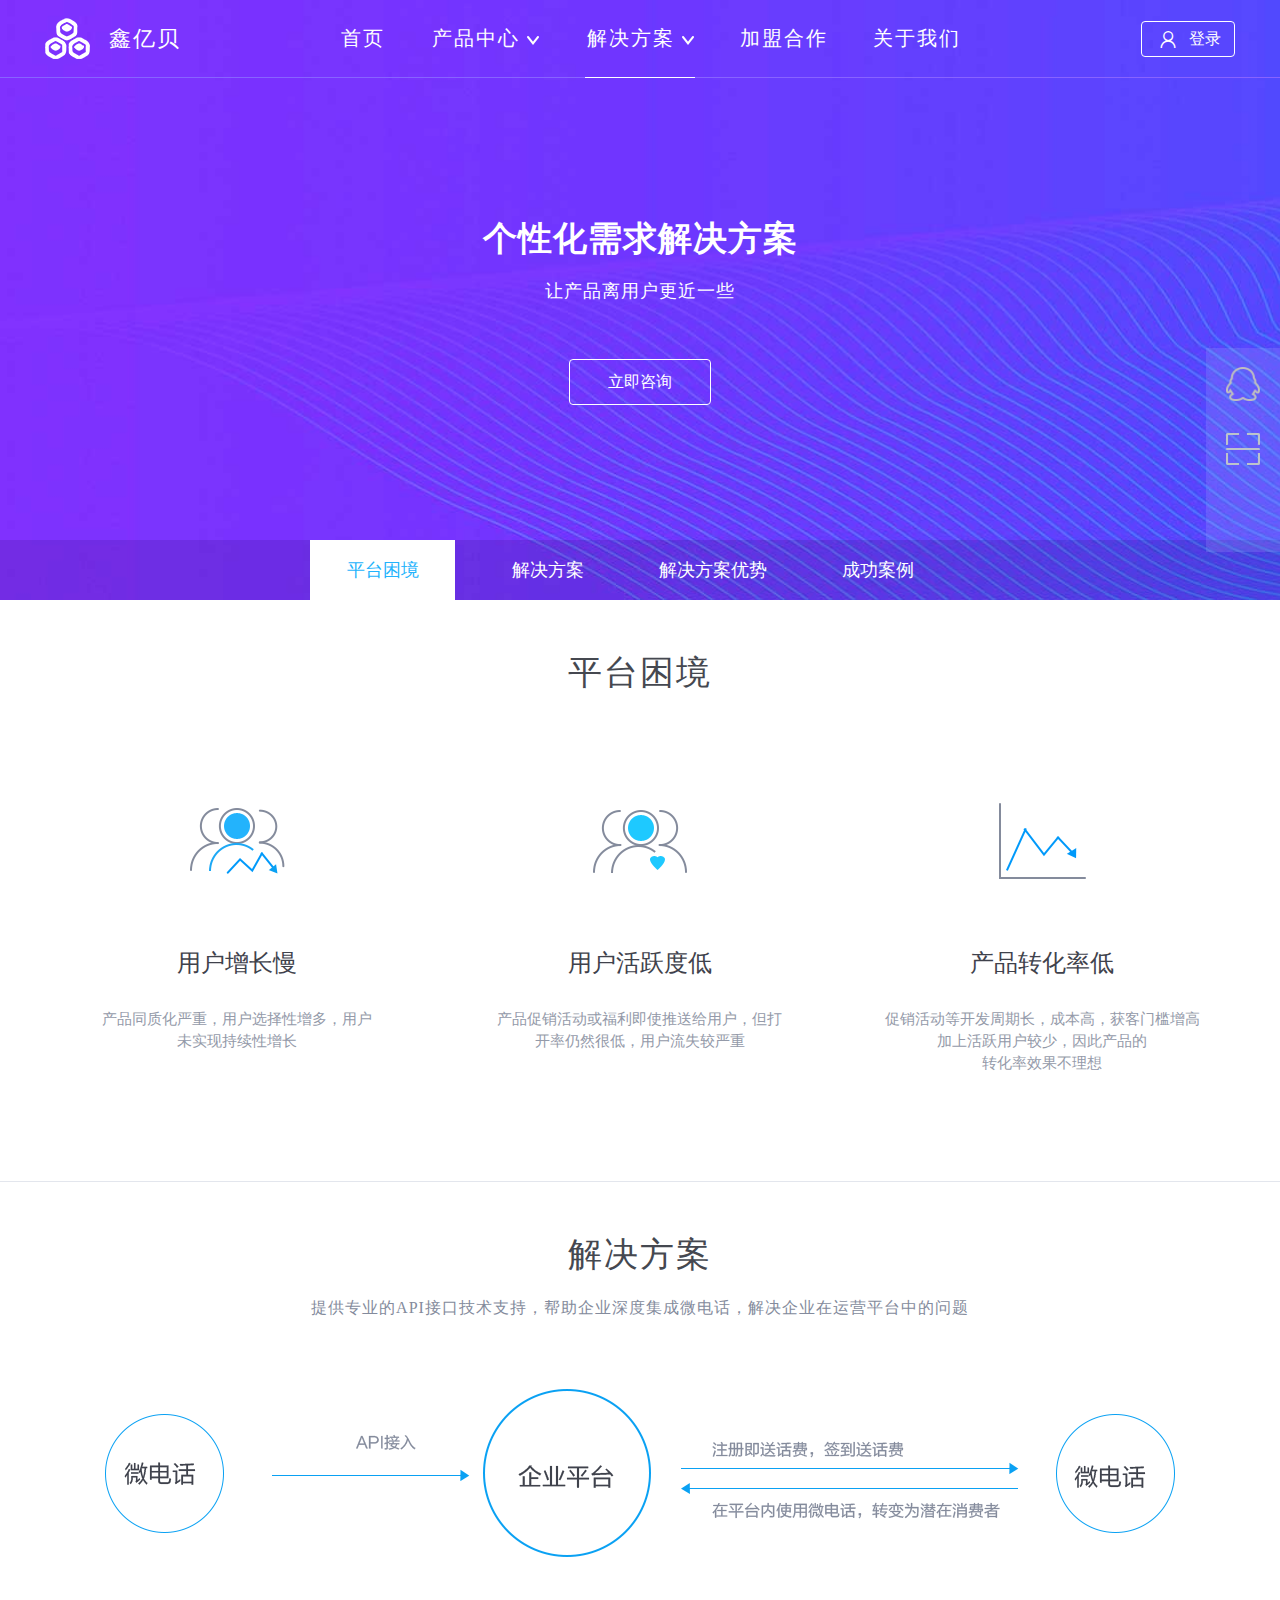
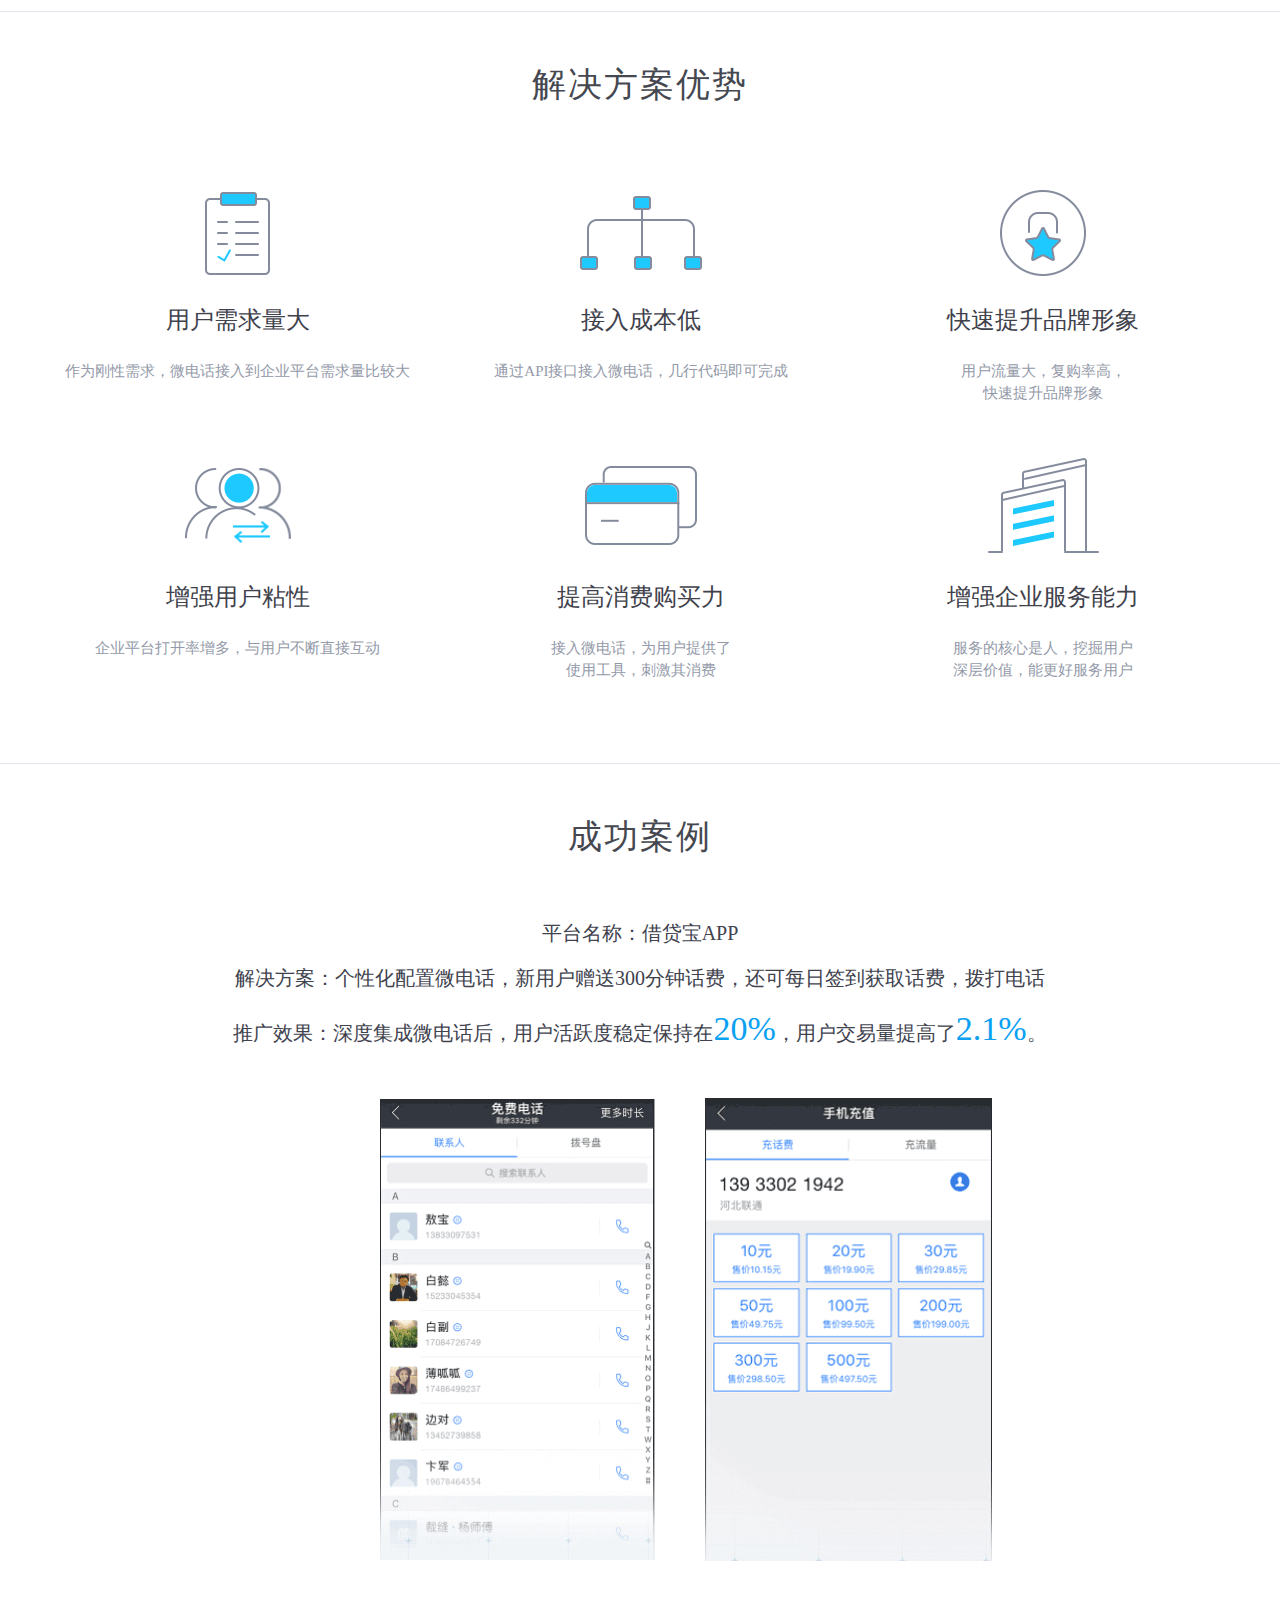
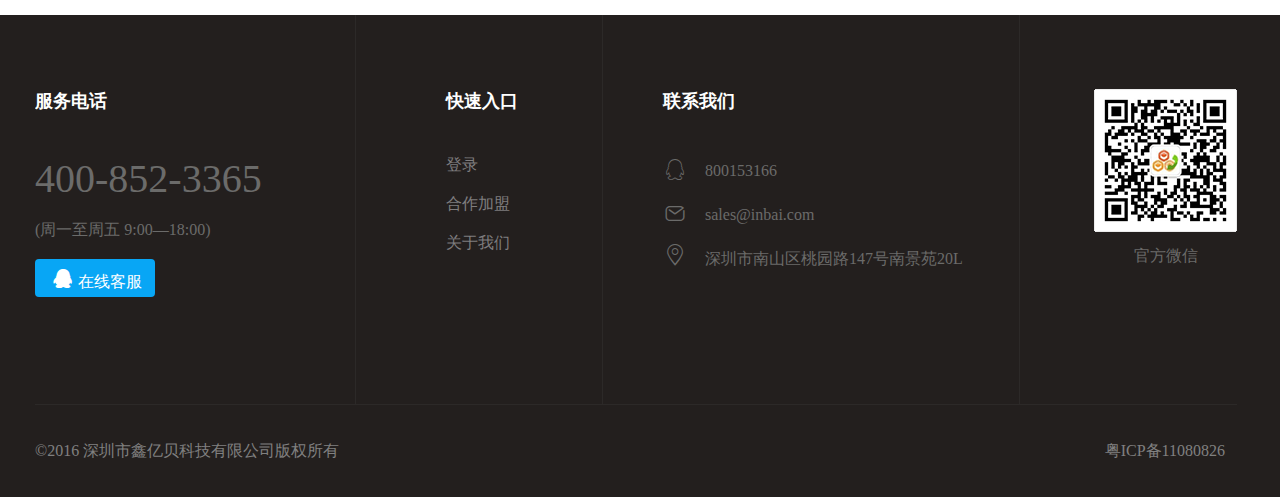
<file: solution/individualization.html>
<!DOCTYPE html>
<html>
<head>
    <meta charset="UTF-8">
    <title>个性化需求解决方案</title>

    <meta http-equiv="keywords" content="鑫亿贝,微电话,红包二维码,亿贝,亿贝CALL">
	<meta http-equiv="description" content="鑫亿贝，微信营销创新型解决方案服务商，通过为公众号提供签到送话费、流量，红包二维码，话费红包，帮助公众号精细化进行用户运营，实现拉新、留存及促活的目标。">
    <meta http-equiv="X-UA-Compatible" content="IE=edge,chrome=1" />
    <link rel="stylesheet" href="css/individualization.css" type="text/css">
	<link rel="stylesheet" href="../css/common.css" type="text/css">
    <link rel="shortcut icon" type="image/x-icon" href="../img/LOGO2.png" media="screen" />
    <!-- QQ 咨询	-->
    <script charset="utf-8" src="http://wpa.b.qq.com/cgi/wpa.php"></script>
</head>
<body>
    <!--顶部标题、导航、广告、-->
    <div class="top">
        <!--标题、导航-->
        <div class="top-title">
        	<div style="width:1210px;margin:auto;">
				<div class="logo" onclick="location='../index.html'"></div>
				<div class="logo-title" onclick="location='../index.html'">鑫亿贝</div>
	
				<div class="daohang" id="daohang" onclick="location='../index.html'">首页</div>
				<div class="daohang" id="daohang1">
					产品中心 <img src="img/down.png">
					<div class="menu" id="menu1">
						<div onclick="location='../product/microphone.html'">微电话</div>
						<div onclick="location='../product/welfare.html'">话费红包</div>
						<div onclick="location='../product/api.html'">API接口</div>
						<div onclick="location='../product/microphone.html'">OEM定制</div>
					</div>
				</div>
				<div class="daohang" id="daohang2" style="border-bottom: 1px solid white;">
					解决方案 <img src="img/down.png">
					<div class="menu" id="menu2">
						<div onclick="location='../solution/wechat.html'">公众号运营</div>
						<div onclick="location='../solution/giftcard.html'">话费礼品卡</div>
						<div onclick="location='../solution/individualization.html'">个性化需求</div>
					</div>
				</div>
				<div class="daohang" id="daohang3" onclick="location='../solution/alliancecooperation.html'">加盟合作</div>
				<div class="daohang" id="daohang4" onclick="location='../about/about.html'">关于我们</div>
                <div class="signbtn">
                    <a class="fonts-16" href="http://agent.microdh.com"><span class="icon iconfont icon-user"></span>登录</a>
                </div>
			</div>
		</div>
        <div class="advertising">
            <div class="bouncein">
            	<div id="advertising_div2">
    	            <span class="advertising2">个性化需求解决方案</span>
            	</div>
    			<div id="advertising_div3">
    	            <span class="advertising3">让产品离用户更近一些</span>
    			</div>
            
    			<div id="advertising_div4">
                    <a href="javascript:;" class="consultationbtn" id="lijizhixun">立即咨询</a>
                </div>
            </div>
        </div>
        <div class="navigation">
        	<div style="margin:auto;border: 0px solid black;width:1210px;text-align: center;background:rgba(0,0,0,0);">
	            <a href="#dilemma">
	                <div id="navigation1" class="navigation-detail" style="background-color: white;color: #23B3FC;">平台困境</div>
	            </a>
	            <a href="#solution">
	                <div id="navigation2" class="navigation-detail">解决方案</div>
	            </a>
	            <a href="#advantage">
	                <div id="navigation3" class="navigation-detail">解决方案优势</div>
	            </a>
	            <a href="#successful">
	                <div id="navigation4" class="navigation-detail">成功案例</div>
	            </a>
			</div>
        </div>
    </div>

    <!--平台困境-->
	<div id="dilemma" name="dilemma"></div>
    <div class="dilemma">
    	<div class="dilemma-title">
	        <span class="theme-title">平台困境</span>
    	</div>
	    <table>
	        <tr>
	            <td><img src="img/persons.png" alt="用户增长"></td>
	            <td><img src="img/activedegree.png" alt="用户活跃"></td>
	            <td><img src="img/conversionrate.png" alt="产品转化率"></td>
	        </tr>
			<tr>
				<td colspan="3">
					<div style="height:60px;"></div>
				</td>
			</tr>
	        <tr class="text-title">
	            <td valign="bottom">用户增长慢</td>
	            <td valign="bottom">用户活跃度低</td>
	            <td valign="bottom">产品转化率低</td>
	        </tr>
			<tr>
				<td colspan="3">
					<div style="height:25px;"></div>
				</td>
			</tr>
	        <tr class="text-desc">
	            <td valign="top">产品同质化严重，用户选择性增多，用户<br>未实现持续性增长</td>
	            <td valign="top">产品促销活动或福利即使推送给用户，但打<br>开率仍然很低，用户流失较严重</td>
	            <td valign="top">促销活动等开发周期长，成本高，获客门槛增高<br>加上活跃用户较少，因此产品的<br>转化率效果不理想</td>
	        </tr>
	    </table>
    </div>
    <!--解决方案-->
	<div id="solution" name="solution" style="min-width:1210px;height:1px;background-color:#E3E6ED;"></div>
    <div class="solution">
    	<div>
        	<span class="theme-title">解决方案</span>
    	</div>
		<div style="height:20px;"></div>
        <div>
            <span class="theme-title-desc">提供专业的API接口技术支持，帮助企业深度集成微电话，解决企业在运营平台中的问题</span>
		</div>
		<div style="height:70px;"></div>
		<div>
        	<img src="img/fanganliuchegn.png" alt="解决方案">
		</div>
    </div>

    <!--解决方案优势-->
	<div id="advantage" name="advantage" style="min-width:1210px;height:1px;background-color:#E3E6ED;"></div>
    <div class="advantage">
        <div>
            <span class="theme-title">解决方案优势</span>
        </div>
        <table>
            <tr>
                <td><img src="img/advantage1.png" alt="方案优势"></td>
                <td><img src="img/advantage2.png" alt="方案优势"></td>
                <td><img src="img/advantage3.png" alt="方案优势"></td>
            </tr>
            <tr>
                <td colspan="3" style="height: 20px"></td>
            </tr>
            <tr class="text-title">
                <td valign="bottom">用户需求量大</td>
                <td valign="bottom">接入成本低</td>
                <td valign="bottom">快速提升品牌形象</td>
            </tr>
            <tr>
                <td colspan="3" style="height: 20px"></td>
            </tr>
            <tr class="text-desc">
                <td valign="top">作为刚性需求，微电话接入到企业平台需求量比较大</td>
                <td valign="top">通过API接口接入微电话，几行代码即可完成</td>
                <td valign="top">用户流量大，复购率高，<br>快速提升品牌形象</td>
            </tr>
            <tr>
                <td colspan="3" style="height: 50px"></td>
            </tr>
            <tr>
                <td><img src="img/advantage4.png" alt="方案优势"></td>
                <td><img src="img/advantage5.png" alt="方案优势"></td>
                <td><img src="img/advantage6.png" alt="方案优势"></td>
            </tr>
            <tr>
                <td colspan="3" style="height: 20px"></td>
            </tr>
            <tr class="text-title">
                <td valign="bottom">增强用户粘性</td>
                <td valign="bottom">提高消费购买力</td>
                <td valign="bottom">增强企业服务能力</td>
            </tr>
            <tr>
                <td colspan="3" style="height: 20px"></td>
            </tr>
            <tr class="text-desc">
                <td valign="top">企业平台打开率增多，与用户不断直接互动</td>
                <td valign="top">接入微电话，为用户提供了<br>使用工具，刺激其消费</td>
                <td valign="top">服务的核心是人，挖掘用户<br>深层价值，能更好服务用户</td>
            </tr>
        </table>
    </div>

    <!--成功案例-->
	<div id="successful" name="successful" style="min-width:1210px;height:1px;background-color:#E3E6ED;"></div>
    <div class="successful-case">
        <div class="dilemma-title">
            <span class="theme-title">成功案例</span><br>
        </div>
		<div style="height:60px;"></div>
        <div class="successful-case-detail">
            <span class="success-title">平台名称：借贷宝APP</span>
			<div style="height:18px;"></div>
            <span class="success-title">解决方案：个性化配置微电话，新用户赠送300分钟话费，还可每日签到获取话费，拨打电话</span>
			<div style="height:18px;"></div>
            <span class="success-title">推广效果：深度集成微电话后，用户活跃度稳定保持在<span class="num" style="color: #0AA1F3;">20%</span>，用户交易量提高了<span class="num" style="color: #0AA1F3;">2.1%</span>。</span>
        </div>
		<div class="successful-case-img">
	        <img src="img/sucesscase.png" alt="成功案例">
		</div>
    </div>
    <div class="suspension-window" id="suspensionWindow">
        <table cellpadding="0" cellspacing="10">
            <tr>
                <td class="suspension4-td" rowspan="3"><img src="../img/qrcode2.png" class="suspension4"></td>
                <td class="suspension"><img src="../img/qq2.png" class="suspension1"></td>
                <td rowspan="3"></td>
            </tr>
            <tr>
                <td class="suspension" id="da"><img src="../img/sao2.png" class="suspension2"></td>
            </tr>
            <tr>
                <td class="suspension"><img src="../img/top.png" class="suspension3"></td>
            </tr>
        </table>
    </div>

    <!--footer-->
        <div class="footer">
            <ul class="foot-list">
            <li class="foot-center1">
                <h4>服务电话</h4>
                <p class="phone-number">400-852-3365</p>
                <p>(周一至周五 9:00—18:00)</p>
                <p><a class="qq" href="javascript:;" id="lijizhixun"><span class="icon iconfont icon-QQ"></span>在线客服</a></p>
            </li>
            <li class="foot-center2">
                <h4>快速入口</h4>
                <p><a href="http://agent.microdh.com" target="_parent">登录</a></p>
                <p><a href="../solution/alliancecooperation.html" target="_parent">合作加盟</a></p>
                <p><a href="../about/about.html" target="_parent">关于我们</a></p>
            </li>
            <li class="foot-center3">
                <h4>联系我们</h4>
                <p><span class="icon iconfont icon-3"></span>800153166</p>
                <p><span class="icon iconfont icon-email"></span>sales@inbai.com</p>
                <p><span class="icon iconfont icon-address"></span>深圳市南山区桃园路147号南景苑20L</p>
            </li>
            <li class="foot-center4">
                 <img src="img/qrcode.png" alt="二维码" class="qrcode">
                 <span>官方微信</span>
            </li>

            </ul>
            <div class="foot-down">
                <p class="foot-down-left"><span>粤ICP备11080826</span>©2016  深圳市鑫亿贝科技有限公司版权所有  </p>

            </div>
        </div>


        
    <script>
        function iFrameHeight() {
            var ifm = document.getElementById("iframefooter");
            var subWeb = document.frames ? document.frames["iframefooter"].document : ifm.contentDocument;
            if (ifm != null && subWeb != null) {
                ifm.height = subWeb.body.scrollHeight;
            }
        }
        BizQQWPA.addCustom({aty: '0', a: '0', nameAccount: 800153166, selector: 'lijizhixun'});
    </script>

</body>
<script type="text/javascript" src="../js/jquery-1.9.1.min.js" ></script>
<script type="text/javascript" src="js/individualization.js"></script>
<script src="../js/common.js"></script>
</html>
</file>
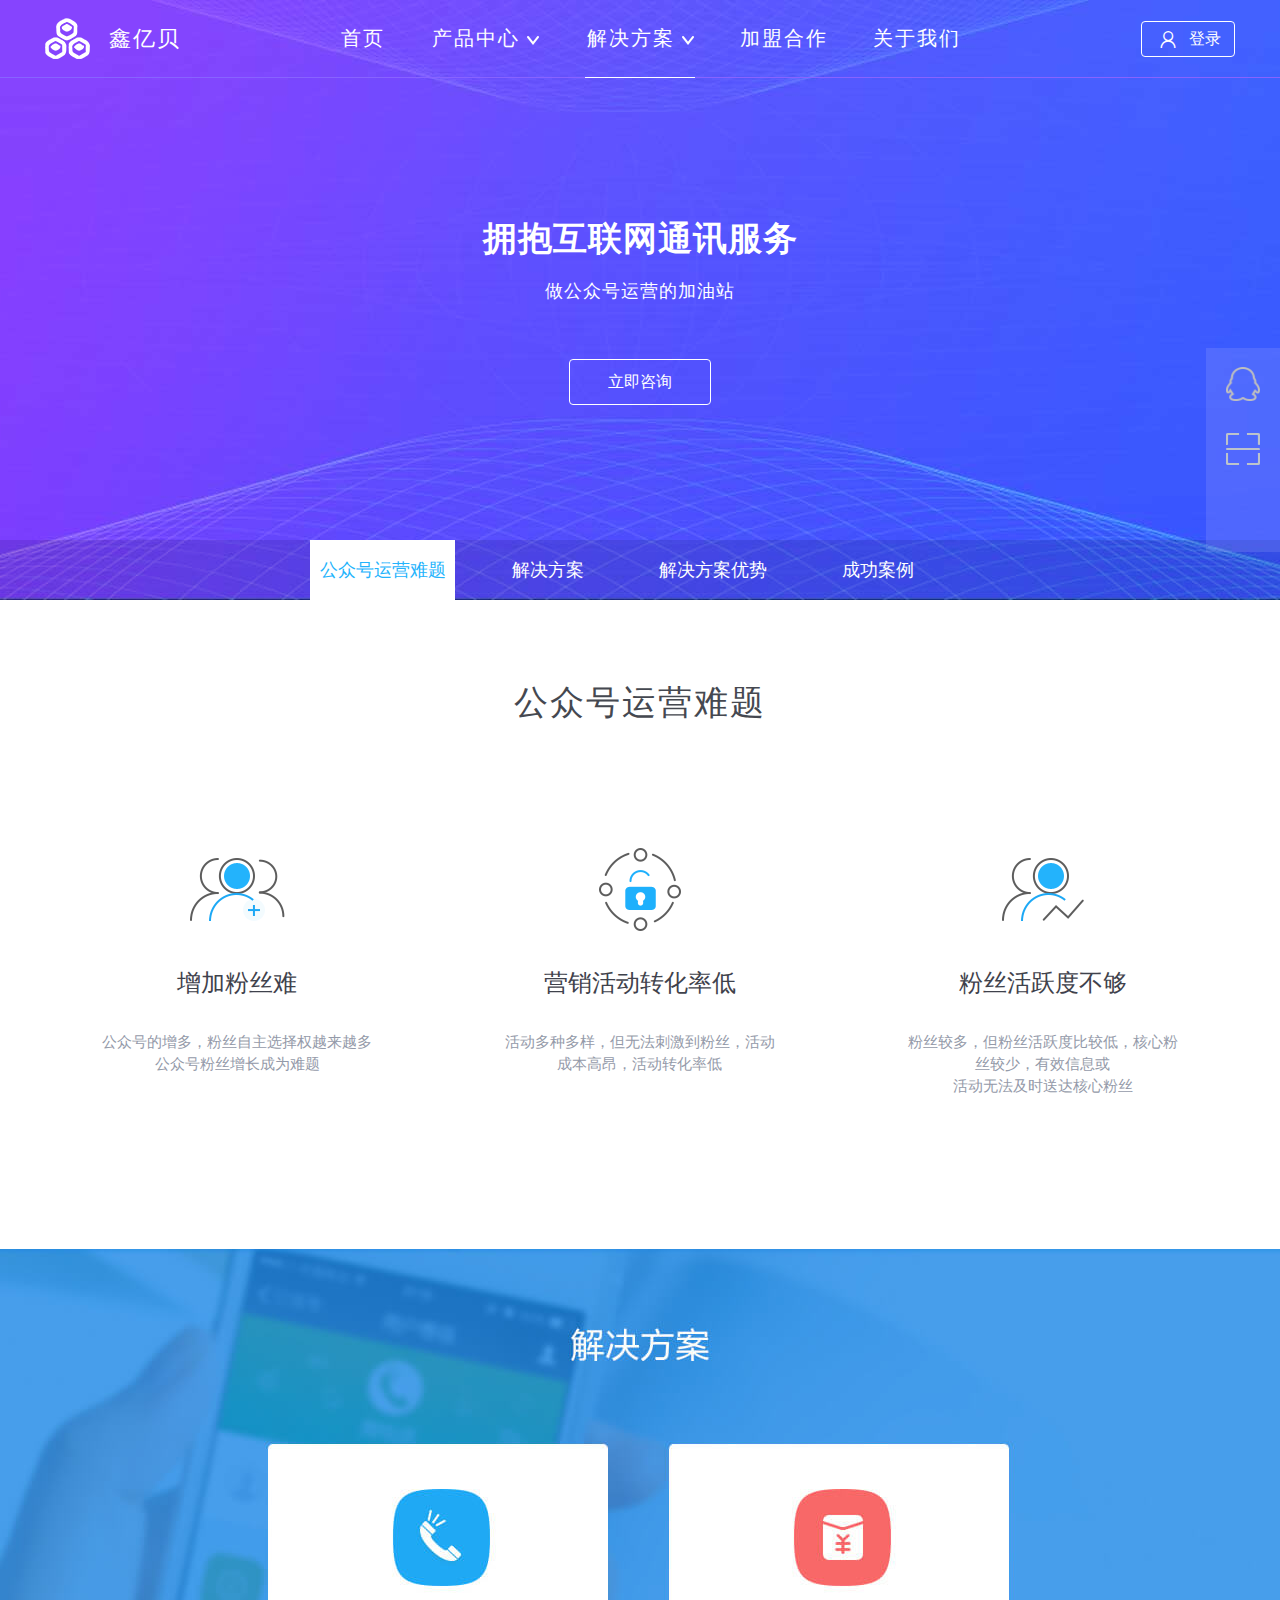
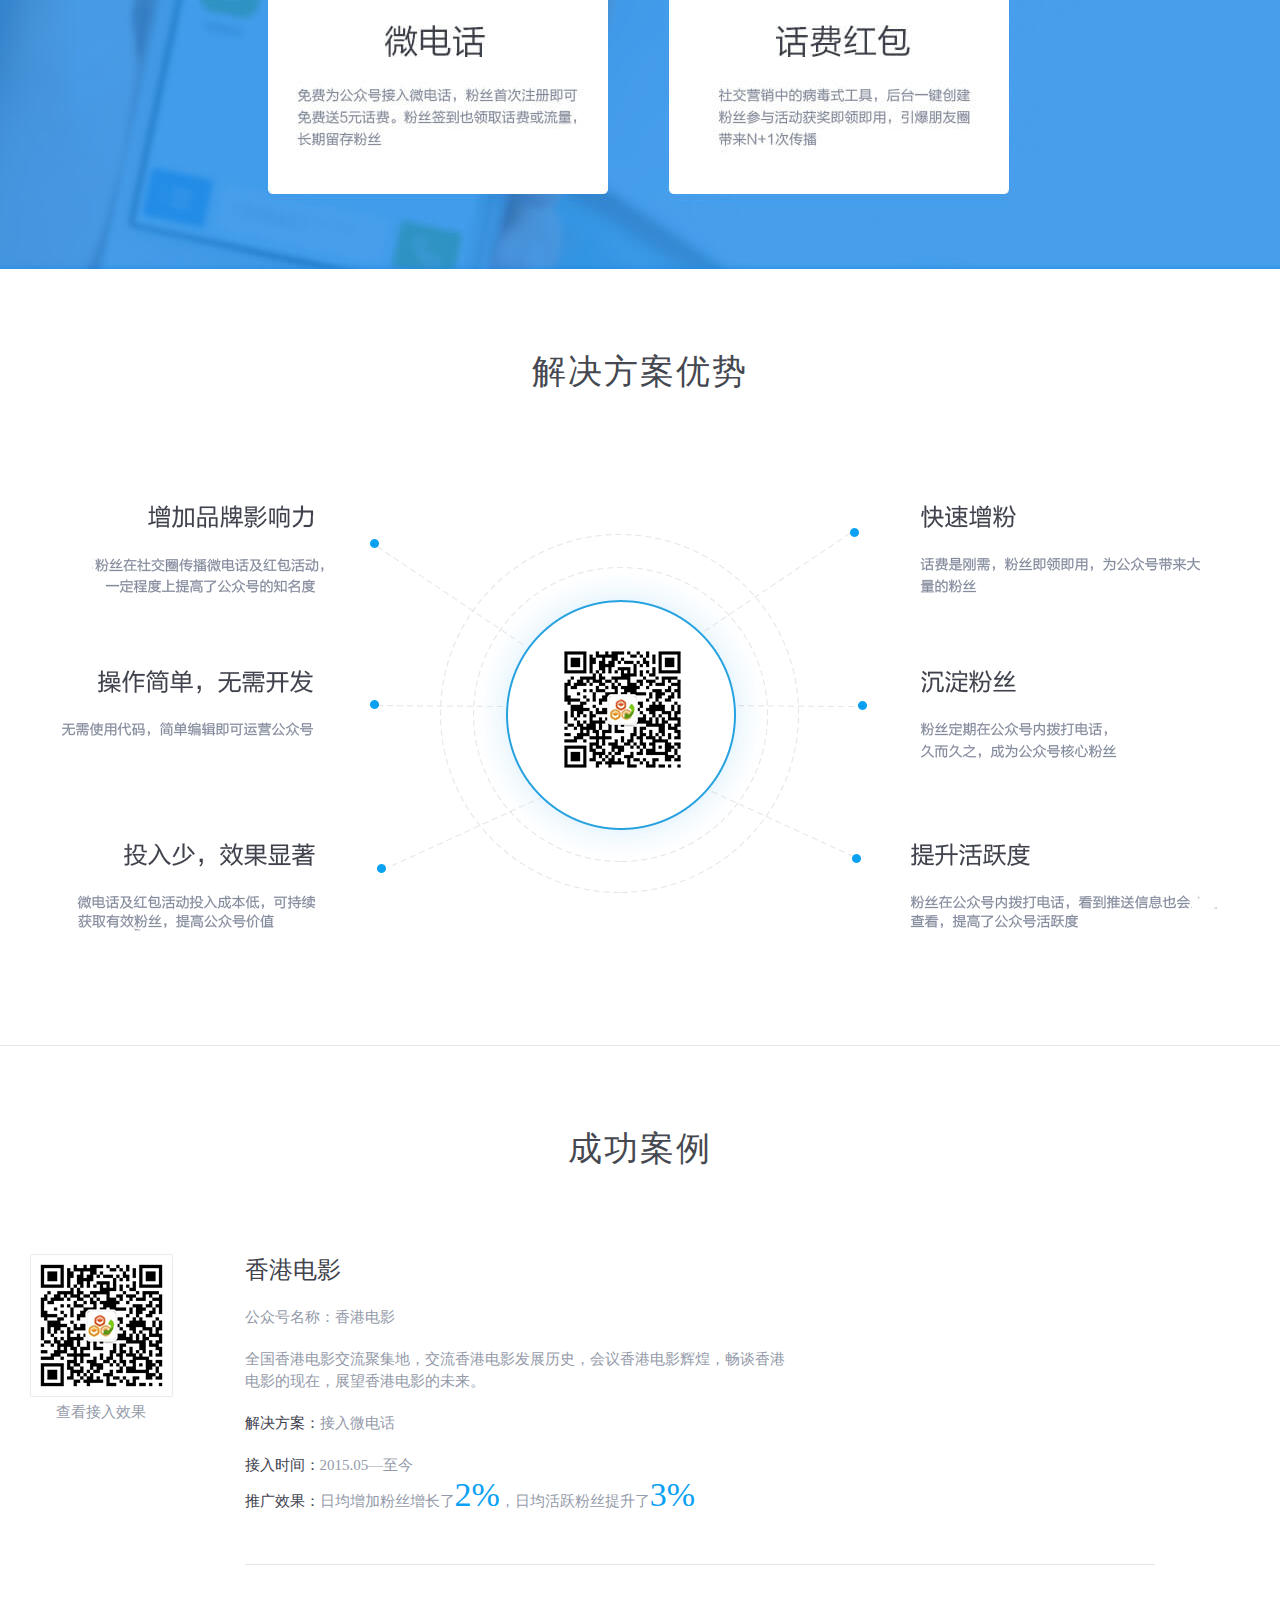
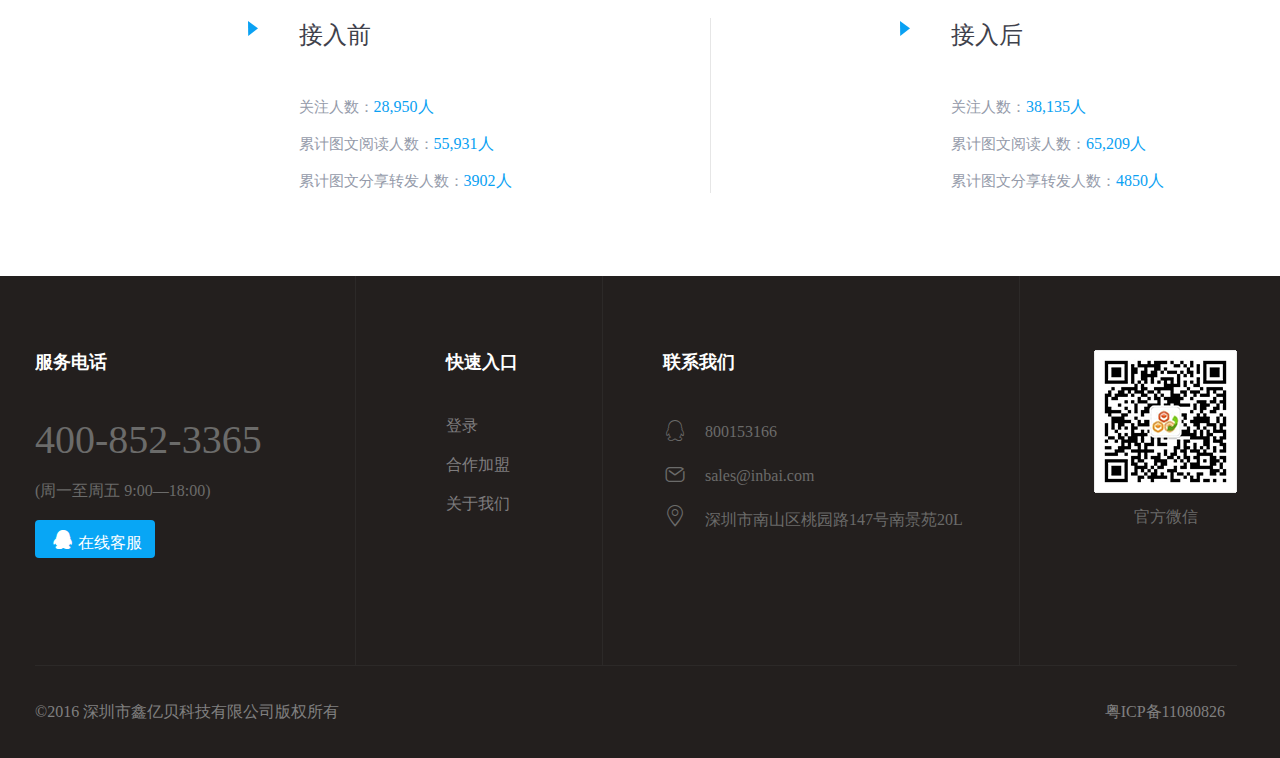
<file: solution/wechat.html>
<!DOCTYPE html>
<html>
<head>
    <meta charset="UTF-8">
    <title>公众号运营解决方案</title>

    <meta http-equiv="keywords" content="鑫亿贝,微电话,红包二维码,亿贝,亿贝CALL">
	<meta http-equiv="description" content="鑫亿贝，微信营销创新型解决方案服务商，通过为公众号提供签到送话费、流量，红包二维码，话费红包，帮助公众号精细化进行用户运营，实现拉新、留存及促活的目标。">
    <meta http-equiv="X-UA-Compatible" content="IE=edge,chrome=1" />
    <link rel="stylesheet" href="css/wechat.css" type="text/css">
	<link rel="stylesheet" href="../css/common.css" type="text/css">
    <link rel="shortcut icon" type="image/x-icon" href="../img/LOGO2.png" media="screen" />
    <!-- QQ 咨询	-->
    <script charset="utf-8" src="http://wpa.b.qq.com/cgi/wpa.php"></script>
</head>
<body>
    <!--顶部标题、导航、广告、-->
    <div class="top">
        <!--标题、导航-->
        <div class="top-title">
        	<div style="width:1210px;margin:auto;">
				<div class="logo" onclick="location='../index.html'"></div>
				<div class="logo-title" onclick="location='index.html'">鑫亿贝</div>
	
				<div class="daohang" id="daohang" onclick="location='../index.html'">首页</div>
				<div class="daohang" id="daohang1">
					产品中心 <img src="img/down.png">
					<div class="menu" id="menu1">
						<div onclick="location='../product/microphone.html'">微电话</div>
						<div onclick="location='../product/welfare.html'">话费红包</div>
						<div onclick="location='../product/api.html'">API接口</div>
						<div onclick="location='../product/microphone.html'">OEM定制</div>
					</div>
				</div>
				<div class="daohang" id="daohang2" style="border-bottom: 1px solid white;">
					解决方案 <img src="img/down.png">
					<div class="menu" id="menu2">
						<div onclick="location='../solution/wechat.html'">公众号运营</div>
						<div onclick="location='../solution/giftcard.html'">话费礼品卡</div>
						<div onclick="location='../solution/individualization.html'">个性化需求</div>
					</div>
				</div>
				<div class="daohang" id="daohang3" onclick="location='../solution/alliancecooperation.html'">加盟合作</div>
				<div class="daohang" id="daohang4" onclick="location='../about/about.html'">关于我们</div>
				<div class="signbtn">
                    <a class="fonts-16" href="http://agent.microdh.com"><span class="icon iconfont icon-user"></span>登录</a>
                </div>
			</div>
		</div>

        <div class="advertising">
            <div class="fadeinleftbig">
            	<div id="advertising_div2">
    	            <span class="advertising2">拥抱互联网通讯服务</span><br>
            	</div>
    			<div id="advertising_div3">
    	            <span class="advertising3">做公众号运营的加油站</span>
    			</div>
            </div>

			<div id="advertising_div4" class="fadeinright">
                <a href="javascript:;" class="consultationbtn" id="lijizhixun">立即咨询</a>
            </div>
        </div>
        <div class="navigation">
        	<div style="margin:auto;border: 0px solid black;width:1210px;text-align: center;background:rgba(0,0,0,0);">
	            <a href="#fiveSupport">
	                <div id="navigation1" class="navigation-detail" style="background-color: white;color: #23B3FC;">公众号运营难题</div>
	            </a>
	            <a href="#jiejuefangan">
	                <div id="navigation2" class="navigation-detail">解决方案</div>
	            </a>
	            <a href="#sucess">
	                <div id="navigation3" class="navigation-detail">解决方案优势</div>
	            </a>
	            <a href="#sucess2">
	                <div id="navigation4" class="navigation-detail">成功案例</div>
	            </a>
        	</div>
        </div>
    </div>

    <!--公众号运营-->
    <div id="fiveSupport">
        <div class="fiveSupport-title">
            <span class="theme-title">公众号运营难题</span>
        </div>
        <table border="0">
            <tr>
                <td class="five-support-img"><img src="img/wechat1.png" alt="公众号运营" class="five-support-img1"></td>
                <td class="five-supporte-img"><img src="img/wechat2.png" alt="公众号运营" class="five-support-img2"></td>
                <td class="five-support-img"><img src="img/wechat3.png" alt="公众号运营" class="five-support-img3"></td>
            </tr>
            <tr>
                <td valign="bottom"><span class="text-title">增加粉丝难</span></td>
                <td valign="bottom"><span class="text-title">营销活动转化率低</span></td>
                <td valign="bottom"><span class="text-title">粉丝活跃度不够</span></td>
            </tr>
            <tr>
                <td valign="top"><span class="text-desc">公众号的增多，粉丝自主选择权越来越多<br>公众号粉丝增长成为难题</span></td>
                <td valign="top"><span class="text-desc">活动多种多样，但无法刺激到粉丝，活动<br>成本高昂，活动转化率低</span></td>
                <td valign="top"><span class="text-desc">粉丝较多，但粉丝活跃度比较低，核心粉<br>丝较少，有效信息或<br>活动无法及时送达核心粉丝</span></td>
            </tr>
        </table>
    </div>
    <div style="max-width:1920px;min-width:1210px;border-bottom: 0px solid #E6E6E6;margin-top: 100px;"></div>

    <!--解决方案-->
	<div id="jiejuefangan"></div>

    <!--解决方案优势-->
    <div id="fanganyoushi">
    	<div class="fanganyoushi-title">
	        <span class="theme-title">解决方案优势</span>
    	</div>
		<div id="fanganyoushi-img">
	    	<img src="img/fanganyoushi.png" alt="方案优势">
		</div>
    </div>
    <div style="width: 100%;border-bottom: 1px solid #E6E6E6;margin-top: 100px;"></div>

    <!--成功案例-->
	<div id="success-case">
		<div class="success-case-title">
			<span class="theme-title">成功案例</span><br>
		</div>
		<table border="0">
			<tr>
				<td rowspan="2" style="width:143px;text-align:center;" valign="top">
	                <img src="../img/qrcode.png" alt="二维码">
	                <div><span class="text-desc">查看接入效果</span></div>	
				</td>
				<td colspan="3" style="padding-left:70px;" valign="left">
	                <div><span class="text-title">香港电影</span></div>
	                <div class="gongzonghao"><span class="text-desc">公众号名称：香港电影</span></div>
	                <div class="gongzonghao"><span class="text-desc">全国香港电影交流聚集地，交流香港电影发展历史，会议香港电影辉煌，畅谈香港<br>电影的现在，展望香港电影的未来。</span></div>
	                <div class="gongzonghao"><span class="success-title">解决方案：</span><span class="text-desc">接入微电话</span></div>
	                <div class="gongzonghao"><span class="success-title">接入时间：</span><span class="text-desc">2015.05—至今</span></div>
	                <div id="xiaoguo"><span class="success-title">推广效果：</span><span class="text-desc">日均增加粉丝增长了</span><span class="num">2%</span><span class="text-desc">，日均活跃粉丝提升了</span><span class="num">3%</span></div>
	                <div style="width: 910px;border-bottom: 1px solid #E6E6E6;margin-top: 50px;margin-bottom: 50px;"></div>
				</td>
			</tr>
			<tr>
				<td style="width:533.5px;padding-left:70px;">
					<table style="width:463.5px;" border="0">
			            <tr>
			                <td valign="top" style="width: 20px"><img src="img/right.png" class="rightimg"></td>
			                <td style="padding-left:30px;">
			                    <div><span class="text-title">接入前</span></div>
			                    <div style="margin-top:45px;"><span class="text-desc">关注人数：</span><span style="color: #0AA1F3;">28,950人</span></div>
			                    <div style="margin-top:15px;"><span class="text-desc">累计图文阅读人数：</span><span style="color: #0AA1F3;">55,931人</span></div>
			                    <div style="margin-top:15px;"><span class="text-desc">累计图文分享转发人数：</span><span style="color: #0AA1F3;">3902人</span></div>
			                </td>
			            </tr>
        			</table>
				</td>
				<td>
					<div style="border-left:1px solid #E6E6E6;padding-left:2px;padding-right:2px;height:175px;"></div>
				</td>
				<td style="width:533.5px;padding-left:180px;">
					<table style="width:353.5px;" border="0">
			            <tr>
			                <td valign="top" style="width: 20px;"><img src="img/right.png"></td>
			                <td style="padding-left:30px;">
			                    <div><span class="text-title">接入后</span></div>
			                    <div style="margin-top:45px;"><span class="text-desc">关注人数：</span><span style="color: #0AA1F3;">38,135人</span></div>
			                    <div style="margin-top:15px;"><span class="text-desc">累计图文阅读人数：</span><span style="color: #0AA1F3;">65,209人</span></div>
			                    <div style="margin-top:15px;"><span class="text-desc">累计图文分享转发人数：</span><span style="color: #0AA1F3;">4850人</span></div>
			                </td>
			            </tr>
        			</table>
				</td>
			</tr>
		</table>
	</div>
    <div class="suspension-window" id="suspensionWindow">
        <table cellpadding="0" cellspacing="10">
            <tr>
                <td class="suspension4-td" rowspan="3"><img src="../img/qrcode2.png" class="suspension4"></td>
                <td class="suspension"><img src="../img/qq2.png" class="suspension1"></td>
                <td rowspan="3"></td>
            </tr>
            <tr>
                <td class="suspension" id="da"><img src="../img/sao2.png" class="suspension2"></td>
            </tr>
            <tr>
                <td class="suspension"><img src="../img/top.png" class="suspension3"></td>
            </tr>
        </table>
    </div>

    
    <!--footer-->
        <div class="footer">
            <ul class="foot-list">
            <li class="foot-center1">
                <h4>服务电话</h4>
                <p class="phone-number">400-852-3365</p>
                <p>(周一至周五 9:00—18:00)</p>
                <p><a class="qq" href="javascript:;" id="lijizhixun"><span class="icon iconfont icon-QQ"></span>在线客服</a></p>
            </li>
            <li class="foot-center2">
                <h4>快速入口</h4>
                <p><a href="http://agent.microdh.com" target="_parent">登录</a></p>
                <p><a href="../solution/alliancecooperation.html" target="_parent">合作加盟</a></p>
                <p><a href="../about/about.html" target="_parent">关于我们</a></p>
            </li>
            <li class="foot-center3">
                <h4>联系我们</h4>
                <p><span class="icon iconfont icon-3"></span>800153166</p>
                <p><span class="icon iconfont icon-email"></span>sales@inbai.com</p>
                <p><span class="icon iconfont icon-address"></span>深圳市南山区桃园路147号南景苑20L</p>
            </li>
            <li class="foot-center4">
                 <img src="img/qrcode.png" alt="二维码" class="qrcode">
                 <span>官方微信</span>
            </li>

            </ul>
            <div class="foot-down">
                <p class="foot-down-left"><span>粤ICP备11080826</span>©2016  深圳市鑫亿贝科技有限公司版权所有  </p>

            </div>
        </div>






    <script>
        function iFrameHeight() {
            var ifm = document.getElementById("iframefooter");
            var subWeb = document.frames ? document.frames["iframefooter"].document : ifm.contentDocument;
            if (ifm != null && subWeb != null) {
                ifm.height = subWeb.body.scrollHeight;
            }
        }
        BizQQWPA.addCustom({aty: '0', a: '0', nameAccount: 800153166, selector: 'lijizhixun'});
    </script>
</body>
<script type="text/javascript" src="../js/jquery-1.9.1.min.js" ></script>
<script type="text/javascript" src="js/wechat.js"></script>
<script src="../js/common.js"></script>
</html>
</file>
<file: css/head.css>
@CHARSET "UTF-8";
*{margin: 0;padding: 0;}
body{
    background-color: #ffffff;
    width: 100%;
    height: 100%;
    font-family: 方正兰亭简体;
}


/******************************************顶部广告、标题*******************************/
.top{
    position: relative;
    height:600px;
    min-height:600px;
    min-width:1210px;
}
.top-title{
    position: absolute;
    /*! max-width:1920px; */
    min-width:1210px;
    text-align:center;
    top: 0px;
    left:0px;
    right:0px;
    color: white;
    z-index: 9999;
    height:77px;
    cursor: pointer;
}
.logo{
    background: url("../img/logo.png") center no-repeat;
    float: left;
    margin-right: 15px;
    width:45px;
    height:41px;
    background-size:45px 41px;
    margin-top:18px;
    margin-left:10px;
    cursor: pointer;
}
.logo-title{
    color: white;
    display: inline-block;
    font-family: 黑体;
    font-weight:normal;
    letter-spacing: 2px;
    top:0px;
    width:80px;
    float: left;
    height:77px;
    line-height:77px;
    font-size:22px;
}
.logo-title{
    +display: inline;
}

/*banner*/
.banenr {
  width: 100%;
  height: 600px;
}
.banenr .arrow-left {
  background: url(../img/arrows.png) no-repeat left top;
  position: absolute;
  left: 10px;
  top: 50%;
  margin-top: -15px;
  width: 17px;
  height: 30px;
  z-index: 999;
}
.banenr .arrow-right {
  background: url(../img/arrows.png) no-repeat left bottom;
  position: absolute;
  right: 10px;
  top: 50%;
  margin-top: -15px;
  width: 17px;
  height: 30px;
  z-index: 999;
}
.swiper-container {
  height: 600px;
  width: 100%;
}
.swiper-container img{
    min-height: 600px;
}
.content-slide {
  padding: 20px;
  color: #fff;
}
.swiper-slide{
}
.swiper-slide div{
    width: 100%;
    height: 600px;
}
.swiper-slide .bg1{
    background:url(../img/headbanner1.jpg) no-repeat center top;
    background-size: cover;
}
.swiper-slide .bg2{
    background:url(../img/headbanner2.jpg) no-repeat center top;
    background-size: cover;
}
.swiper-slide .bg3{
    background:url(../img/headbanner3.jpg) no-repeat center top;
    background-size: cover;
}

.title {
  font-size: 25px;
  margin-bottom: 10px;
}
.pagination {
  position: absolute;
  left: 0;
  text-align: center;
  bottom:5px;
  width: 100%;
  z-index: 9999;
}
.swiper-pagination-switch {
  display: inline-block;
  width: 10px;
  height: 10px;
  border-radius: 10px;
  background: #999;
  box-shadow: 0px 1px 2px #555 inset;
  margin: 0 3px;
  cursor: pointer;
}
.swiper-active-switch {
  background: #fff;
}



.daohang{
    font-family: 微软雅黑;
    font-weight: normal;
    letter-spacing: 2px;
    float: left;
    background: url("../img/tmbg.png") center repeat;
    overflow: hidden;
    font-size:20px;
    line-height:77px;
}
#daohang1,#daohang2,#daohang3,#daohang4{
	margin-left:45px;
}
#daohang{
	margin-left:156px;
}
#daohang1,#daohang2{
	width: 110px;
}
.menu{
    width: 110px;
    display: none;
    text-align: center;
    font-weight: 100;
    font-size:16px;
    line-height:58px;
}
.menu div{
    width: 100%;
    background: url("img/tmbg.png") center repeat;
    background:rgba(0,0,0,0.9);
    filter:progid:DXImageTransform.Microsoft.gradient(startColorstr=#E5000000,endColorstr=#E5000000);
}
#daohang1:hover>div,#daohang2:hover>div{
    display: block;
}
#daohang:hover,#daohang3:hover,#daohang4:hover{
    border-bottom: 1px solid white;
}
.menu div:hover{
    background:rgba(229,227,227,0.5);
    filter:progid:DXImageTransform.Microsoft.gradient(startColorstr=#7Fe5e3e3,endColorstr=#7Fe5e3e3);
    color: black;
}








/************************************************产品中心*****************************************/
.product-Center,.solution{
	min-width:1210px;
    margin:70px auto;
    background-color: white;
}
.product-Center div{
	width:1210px;
	text-align: center;
	margin: auto;
}
.product-Center table{
	width:1210px;
	text-align: center;
	margin: auto;
}
.product-Center table tr{
	text-align: center;
}
.product-Center img{
    cursor: pointer;
}
/************************************************解决方案*****************************************/
.solution{
  	background-color: #F4F5F9;
    padding-top:70px;
    padding-bottom: 52px;
}
.solution-list{
    width: 1210px;
    margin:0 auto;
}
.solution-list li{
  width: 368px;
  height: 422px;
  float: left;
  *display: inline;
  background: #fff;
  border-radius: 4px;
  cursor: pointer;
}
.solution-list .list-margin{
  margin:0 53px;
}
.box{
  width: 298px;
  height: 322px;
  margin:50px 35px;
  text-align: center;
  overflow:hidden;
  position: relative;
}
.box h4{
  margin:20px 0 28px;
  font-size: 24px;
  font-weight: 400;
  color:#323b43;
}
.box p{
  line-height: 22px;
  color:#a8adb8;
}
.box a{
  display: block;
  width: 126px;
  height: 38px;
  line-height: 38px;
  margin: auto;
  border:1px solid #dfe1eb;
  position: absolute;
  left: 0;
  right: 0;
  bottom: 2px;
  border-radius: 4px;
  color: #848b9c;
}
.solution-list li:hover{
  box-shadow: 0 0 10px rgba(102,102,102,0.6);
  -webkit-transform: scale(1.1);
     -moz-transform: scale(1.1);
          transform: scale(1.1);
}
.solution-list li:hover a{
  background: #848b9c;
  color:#fff; 
}


.more1{
  margin-top: 52px;
  text-align: center;
}
.more-show{
  margin-top: 52px;
  display: none;
}

/**********************************************合作案例**********************************************************/
.index-case{
    margin-bottom: 70px;
    min-width: 1210px;
    background: url(../img/case-bg.jpg) no-repeat center center;
}
.case-show{
    width: 1210px;
    margin:0 auto;
}
.case-show li{
    float: left;
    display: inline;
    width: 193px;
    height: 193px;
    margin:0 4px 20px;
    position: relative;
    cursor: pointer;
    text-align: center;
    line-height: 193px;
}
.case-show li .wchat{
    display: none;
    width: 193px;
    height: 193px;
    position: absolute;
    left: 0px;
    top:0px;
    box-shadow: 0 0 10px rgba(0,0,0,0.6);
}

/***********************************************加盟热线*********************************************************/
.jiameng-big{
    height:202px;
    min-width:1210px;
    text-align:center;
    background:url(../img/phonenumber.png) no-repeat center top;
    background-size: cover;
}
.jmnum{
    padding-top: 88px;
}
.jmnum h4{
    width: 1210px;
    height: 50px;
    line-height: 50px;
    margin:0 auto;
    color: white;
    font-size:26px;
    font-family:黑体;
}
.jmnum a{
    display: inline-block;
    *display: inline;
    width: 142px;
    height: 46px;
    line-height: 46px;
    border:2px solid #fff;
    border-radius: 4px;
    font-size: 18px;
    color:#fff;
    margin-left: 40px;
    vertical-align: top;
}
.jmnum span{
    font-size: 26px;
}
.jmnum a:hover{
    background: #FB780C;
    border:2px solid #FB780C;
}
/*************************************悬浮窗**************************/
.suspension-window{
    position: absolute;
    right: 0px;
    z-index: 999999;
    background:rgba(170,173,250,0.2);
    /* filter:progid:DXImageTransform.Microsoft.gradient(startColorstr=#33aa74fa,endColorstr=#33aa74fa); */
}
.suspension-window td{
    border: 0px solid red;
}
.suspension{
    text-align: center;
}
.suspension3{
    display: none;
}
.suspension4{
    display: none;
}





/*font-face*/
@font-face {font-family: "iconfont";
  src: url('../fonts/iconfont.eot?t=1490424167365'); /* IE9*/
  src: url('../fonts/iconfont.eot?t=1490424167365#iefix') format('embedded-opentype'), /* IE6-IE8 */
  url('../fonts/iconfont.woff?t=1490424167365') format('woff'), /* chrome, firefox */
  url('../fonts/iconfont.ttf?t=1490424167365') format('truetype'), /* chrome, firefox, opera, Safari, Android, iOS 4.2+*/
  url('../fonts/iconfont.svg?t=1490424167365#iconfont') format('svg'); /* iOS 4.1- */
}

.iconfont {
  font-family:"iconfont" !important;
  font-size:16px;
  font-style:normal;
  -webkit-font-smoothing: antialiased;
  -moz-osx-font-smoothing: grayscale;
}

.icon-QQ:before { content: "\e604"; }

.icon-more:before { content: "\e640"; }

.icon-user:before { content: "\e639"; }

.icon-icon363601:before { content: "\e658"; }

.icon-3:before { content: "\e617"; }

.icon-email:before { content: "\e663"; }

.icon-address:before { content: "\e607"; }
</file>
<file: css/common.css>
a{
    color: #7F7D7E;
    text-decoration: none;
}
li{
    list-style: none;
}
/*过渡*/
.solution-list li,.solution-list li:hover a,.signbtn a,.solution-desc,.know-details,.jmnum a,.consultationbtn,.consult-radius4{
    -webkit-transition: all 0.5s ease-in;
       -moz-transition: all 0.5s ease-in;
            transition: all 0.5s ease-in;
}
/********************************************↓标题详情********************************************/
.text-desc{
    font-size: 15px;
    text-align: center;
    color: #949AA9;
    white-space:nowrap;
    font-weight: normal;
    font-family: 微软雅黑;
    line-height: 22px;
}
.text-title{
    text-align:left;
    color:#3F424C;
    margin: 20px 0px;
    font-family:黑体;
    white-space:nowrap;
    font-weight:normal;
    font-size:24px;
}
.theme-title{
    font-size:34px;
    text-align:center;
    font-family:黑体;
    font-weight:normal;
    color:#454850;
    letter-spacing:2px;
    margin-bottom:80px;
}
.theme-title-desc{
    font-size:16px;
    text-align:center;
    color:#848B9C;
    font-family:微软雅黑;
    letter-spacing:1px;
}
/********************************************↑标题详情********************************************/
/**************************************↓悬浮窗***********************************/
.suspension-window{
    position: absolute;
    right: 0px;
    z-index: 999999;
    background:rgba(170,173,250,0.2);
    height:204px;
    top:44px;
}
.suspension{
    text-align: center;
    width: 34px;
    height:55px;
}
.suspension1{
    width: 34px;
    height:34px;
}
.suspension2{
    width:34px;
    height:32px;
}
.suspension3{
    width:34px;
    height:38px;
    display: none;
}
.suspension4{
    width:168px;
    height:185px;
    display: none;
}
/**************************************↑悬浮窗***********************************/

/*sign*/
.signbtn{
    display: inline-block;
    *display: inline;
    margin-top:20.5px;
    float: right;
    width: 94px;
    margin-right:10px;
}
.fonts-16{
    font-family: "微软雅黑";
    font-size: 16px;
}
.signbtn a{
    display: inline-block;
    width: 92px;
    height: 34px;
    border:1px solid #fff;
    border-radius: 4px;
    line-height: 33px;
    color:#fff;
    /*! text-indent: 12px; */
}

.signbtn span{
    font-size: 24px;
    margin-right: 9px;
    vertical-align: middle;
}

.signbtn a:hover{
    background: #fff;
    color: #333;
}



/*footer*/
.footer{
    min-width:1210px;
    background-color: #231F1E;
    color: #32312F;
    font-family: 黑体;
}
.foot-list{
    width: 1210px;
    margin: auto;
    clear:both;
    overflow: hidden;
}
.foot-list li{
    height: 315px;
    float: left;
    padding-top: 74px;
    border-right: 1px solid #2c2928;
    border-bottom: 1px solid #2c2928;
    color:#6b6b6a;
}
.foot-list h4{
    font-size: 18px;
    font-family: "微软雅黑";
    color:#fff;
    margin-bottom: 42px;
}
.foot-list p{
    margin-bottom: 18px;
}
.foot-center1{
    width: 320px;
}
.qq{
    display: block;
    width: 120px;
    height: 38px;
    border-radius: 4px;
    background: #08a6f5;
    color:#fff;
    text-align: center;
    line-height: 38px;
}
.qq span{
    font-size: 30px;
    vertical-align:top;
}

.phone-number{
    font-size: 40px;
}
.foot-center2{
    width: 156px;
    padding-left: 90px;
}
.foot-center3{
    width: 356px;
    padding-left: 60px;
}
.foot-center3 span{
    font-size: 24px;
    margin-right: 18px;
}
.foot-list .foot-center4{
    width: 217px;
    border-right: 0;
    text-align: right;
}
.foot-center4 span{
    float: right;
    display: block;
    width: 143px;
    line-height: 40px;
    text-align: center;
}

.foot-down{
    width: 1210px;
    line-height: 92px;
    margin:auto;
    color:#808080;
}
.foot-down span{
    float: right;
    padding-right: 20px;
}



.consultationbtn{
    display: block;
    line-height: 44px;
    text-align: center;
    margin:auto;
    width: 140px;
    height: 44px;
    border:1px solid #fff;
    border-radius: 4px;
    color:#fff;
    font-size: 16px;
}
.consultationbtn:hover{
    background: #fff;
    color:#0080DC;
}


/*动画*/

/*旋转进入rotateInDownLeft*/
.downLeft{
        animation:rotateInDownLeft 1s .2s ease both;
-webkit-animation:rotateInDownLeft 1s .2s ease both;
   -moz-animation:rotateInDownLeft 1s .2s ease both;
}
@-webkit-keyframes rotateInDownLeft{
    0%{
        -webkit-transform-origin:left bottom;
        -webkit-transform:rotate(-90deg);
        opacity:0
    }
    100%{
        -webkit-transform-origin:left bottom;
        -webkit-transform:rotate(0);
        opacity:1
    }
}
@-moz-keyframes rotateInDownLeft{
    0%{
        -moz-transform-origin:left bottom;
        -moz-transform:rotate(-90deg);
        opacity:0
    }
    100%{
        -moz-transform-origin:left bottom;
        -moz-transform:rotate(0);
        opacity:1
    }
}


/*旋转进入rotateInDownRight*/
.downright{
    -webkit-animation:rotateInDownRight 1s .2s ease both;
    -moz-animation:rotateInDownRight 1s .2s ease both;
}

@-webkit-keyframes rotateInDownRight {
    0% {
        -webkit-transform-origin: right bottom;
        -webkit-transform: rotate(90deg);
        opacity: 0
    }

    100% {
        -webkit-transform-origin: right bottom;
        -webkit-transform: rotate(0);
        opacity: 1
    }
}

@-moz-keyframes rotateInDownRight {
    0% {
        -moz-transform-origin: right bottom;
        -moz-transform: rotate(90deg);
        opacity: 0
    }

    100% {
        -moz-transform-origin: right bottom;
        -moz-transform: rotate(0);
        opacity: 1
    }
}


/*淡入fadeInUpBig*/
.fadeinupbig{
    -webkit-animation:fadeInUpBig 1s .3s ease both;
    -moz-animation:fadeInUpBig 1s .3s ease both;
}
@-webkit-keyframes fadeInUpBig{
    0%{
        opacity:0;
        -webkit-transform:translateY(2000px)
    }
    100%{
        opacity:1;
        -webkit-transform:translateY(0)
    }
}
@-moz-keyframes fadeInUpBig{
    0%{
        opacity:0;
        -moz-transform:translateY(2000px)
    }
    100%{
        opacity:1;
        -moz-transform:translateY(0)
    }
}


/*左侧淡入*/
.fadeinleftbig{
    -webkit-animation: fadeInLeftBig 1s .2s ease both;
    -moz-animation: fadeInLeftBig 1s .2s ease both;
}

@-webkit-keyframes fadeInLeftBig {
    0% {
        opacity: 0;
        -webkit-transform: translateX(-2000px)
    }

    100% {
        opacity: 1;
        -webkit-transform: translateX(0)
    }
}

@-moz-keyframes fadeInLeftBig {
    0% {
        opacity: 0;
        -moz-transform: translateX(-2000px)
    }

    100% {
        opacity: 1;
        -moz-transform: translateX(0)
    }
}

/*右侧淡入*/
.fadeinright {
    -webkit-animation: fadeInRight 1s .4s ease both;
    -moz-animation: fadeInRight 1s .4s ease both;
}

@-webkit-keyframes fadeInRight {
    0% {
        opacity: 0;
        -webkit-transform: translateX(20px)
    }

    100% {
        opacity: 1;
        -webkit-transform: translateX(0)
    }
}

@-moz-keyframes fadeInRight {
    0% {
        opacity: 0;
        -moz-transform: translateX(20px)
    }

    100% {
        opacity: 1;
        -moz-transform: translateX(0)
    }
}

/*上方淡入*/
.fadeIndown {
    -webkit-animation: fadeInDown 1s .2s ease both;
    -moz-animation: fadeInDown 1s .2s ease both;
}

@-webkit-keyframes fadeInDown {
    0% {
        opacity: 0;
        -webkit-transform: translateY(-20px)
    }

    100% {
        opacity: 1;
        -webkit-transform: translateY(0)
    }
}

@-moz-keyframes fadeInDown {
    0% {
        opacity: 0;
        -moz-transform: translateY(-20px)
    }

    100% {
        opacity: 1;
        -moz-transform: translateY(0)
    }
}

/*弹跳进入*/
.bouncein {
    -webkit-animation: bounceIn 1s .2s ease both;
    -moz-animation: bounceIn 1s .2s ease both;
}

@-webkit-keyframes bounceIn {
    0% {
        opacity: 0;
        -webkit-transform: scale(.3)
    }

    50% {
        opacity: 1;
        -webkit-transform: scale(1.05)
    }

    70% {
        -webkit-transform: scale(.9)
    }

    100% {
        -webkit-transform: scale(1)
    }
}

@-moz-keyframes bounceIn {
    0% {
        opacity: 0;
        -moz-transform: scale(.3)
    }

    50% {
        opacity: 1;
        -moz-transform: scale(1.05)
    }

    70% {
        -moz-transform: scale(.9)
    }

    100% {
        -moz-transform: scale(1)
    }
}

/*脉冲*/
.pulse {
    -webkit-animation: pulse 1s .3s ease both;
    -moz-animation: pulse 1s .3s ease both;
}

@-webkit-keyframes pulse {
    0% {
        -webkit-transform: scale(1)
    }

    50% {
        -webkit-transform: scale(1.1)
    }

    100% {
        -webkit-transform: scale(1)
    }
}

@-moz-keyframes pulse {
    0% {
        -moz-transform: scale(1)
    }

    50% {
        -moz-transform: scale(1.1)
    }

    100% {
        -moz-transform: scale(1)
    }
}

/*y轴淡入*/
.flipin {
    -webkit-animation: flipInY 1s .2s ease both;
    -moz-animation: flipInY 1s .2s ease both;
}

@-webkit-keyframes flipInY {
    0% {
        -webkit-transform: perspective(400px) rotateY(90deg);
        opacity: 0
    }

    40% {
        -webkit-transform: perspective(400px) rotateY(-10deg)
    }

    70% {
        -webkit-transform: perspective(400px) rotateY(10deg)
    }

    100% {
        -webkit-transform: perspective(400px) rotateY(0deg);
        opacity: 1
    }
}

@-moz-keyframes flipInY {
    0% {
        -moz-transform: perspective(400px) rotateY(90deg);
        opacity: 0
    }

    40% {
        -moz-transform: perspective(400px) rotateY(-10deg)
    }

    70% {
        -moz-transform: perspective(400px) rotateY(10deg)
    }

    100% {
        -moz-transform: perspective(400px) rotateY(0deg);
        opacity: 1
    }
}
</file>
<file: about/css/about.css>
@CHARSET "UTF-8";
*{margin: 0;padding: 0;}
body{
    background-color: #ffffff;
    width: 100%;
    height: 100%;
    font-family: 方正兰亭简体;
}
/***************************************顶部广告、标题、导航********************************************************/
.top{
    position: relative;
    height:600px;
    min-width:1210px;
    background:url(../img/about_banner.jpg) no-repeat center top;
    background-size: cover;
}
.top-title{
    position: absolute;
    min-width:1210px;
   	border-bottom: 1px solid #5A49FF;
    text-align:center;
    top: 0px;
    left:0px;
    right:0px;
    color: white;
    z-index: 9999;
    cursor: pointer;
    height:77px;
}
.logo{
    background: url("../../img/logo.png") center no-repeat;
    float: left;
    margin-right: 15px;
    width:45px;
    height:41px;
    background-size:45px 41px;
    margin-top:18px;
    margin-left:10px;
    cursor: pointer;
}
.logo-title{
    color: white;
    display: inline-block;
    font-family: 黑体;
    font-weight:normal;
    letter-spacing: 2px;
    top:0px;
    width:80px;
    float: left;
    height:77px;
    line-height:77px;
    font-size:22px;
}
.logo-title{
    +display: inline;
}
.daohang{
    font-family: 微软雅黑;
    font-weight: normal;
    letter-spacing: 2px;
    float: left;
    background: url("../../img/tmbg.png") center repeat;
    overflow: hidden;
    font-size:20px;
    line-height:77px;
}
#daohang1,#daohang2,#daohang3,#daohang4{
	margin-left:45px;
}
#daohang{
	margin-left:156px;
}
#daohang1,#daohang2{
	width: 110px;
}
.menu{
    width: 110px;
    display: none;
    text-align: center;
    font-weight: 100;
    font-size:16px;
    line-height:58px;
}
.menu div{
    width: 100%;
    background: url("../../img/tmbg.png") center repeat;
    background:rgba(0,0,0,0.9);
    filter:progid:DXImageTransform.Microsoft.gradient(startColorstr=#E5000000,endColorstr=#E5000000);
}
#daohang1:hover>div,#daohang2:hover>div{
    display: block;
}
#daohang:hover,#daohang3:hover,#daohang4:hover{
    border-bottom: 1px solid white;
}
.menu div:hover{
    background:rgba(229,227,227,0.5);
    filter:progid:DXImageTransform.Microsoft.gradient(startColorstr=#7Fe5e3e3,endColorstr=#7Fe5e3e3);
    color: black;
}
.signbtn{
    display: inline-block;
	margin-top:20.5px;
	float: right;
	width: 94px;
	margin-right:10px;
}
.signbtn{
    +display: inline;
}
.advertising{
	padding-top:220px;
    color: white;
    text-align: center;
}
.advertising2{
	font-weight:bold;
	font-size:34px;
	font-family: 黑体;
	letter-spacing: 1px;
}
.advertising3{
	font-size:18px;
    color: #FFFFFF;
    line-height:18px;
    font-family: 黑体;
    font-weight:lighter;
	letter-spacing: 1px;
}
#advertising_img{
	height: 99px;
	width: 1210px;
	margin: auto;
}
#advertising_div2{
	width: 1210px;
	height: 46px;
	margin: 20px auto;
}
#advertising_div3{
	width: 1210px;
	height: 22px;
	margin-left:auto;
	margin-right:auto;
	margin-bottom:55px;	
}
#advertising_div4{
	width: 1210px;
	height: 46px;
	margin: auto;
}
.consultationbtn{
	cursor:pointer;
}
/******************center********************/
/**********公司简介*************/
#company-profile,#our-team,#connect-us{
	max-width:1920px;
	min-width:1210px;
    margin: 85px auto 0 auto;
    text-align:center;
    background-color: white;
    border: 0px solid red;
}
#company-profile table{
	width: 1210px;
	margin: auto;
}
#company-profile table td{
	text-align: left;
}
/**********我们的团队*************/
#our-team-title{
	width: 1210px;
	margin: auto;
}
#our-team-title-desc,#our-team-img{
	width: 1160px;
	text-align:left;
	padding-left:50px;
	margin:45px auto;
}
/**********联系我们*************/
#connect-us-title{
	width: 1210px;
	margin: auto;
}
#connect-us-img{
    max-width:1920px;
    min-width:1210px;
    height:498px;
    background:url(../img/contact_ours.jpg) no-repeat center top;
    margin-top: 70px;
}
#connect-us table{
	width: 1210px;
	margin:40px auto 100px auto;
	text-align: center;
}

/*font-face*/
@font-face {font-family: "iconfont";
  src: url('../fonts/iconfont.eot?t=1490424167365'); /* IE9*/
  src: url('../fonts/iconfont.eot?t=1490424167365#iefix') format('embedded-opentype'), /* IE6-IE8 */
  url('../fonts/iconfont.woff?t=1490424167365') format('woff'), /* chrome, firefox */
  url('../fonts/iconfont.ttf?t=1490424167365') format('truetype'), /* chrome, firefox, opera, Safari, Android, iOS 4.2+*/
  url('../fonts/iconfont.svg?t=1490424167365#iconfont') format('svg'); /* iOS 4.1- */
}

.iconfont {
  font-family:"iconfont" !important;
  font-size:16px;
  font-style:normal;
  -webkit-font-smoothing: antialiased;
  -moz-osx-font-smoothing: grayscale;
}

.icon-QQ:before { content: "\e604"; }

.icon-more:before { content: "\e640"; }

.icon-user:before { content: "\e639"; }

.icon-icon363601:before { content: "\e658"; }

.icon-3:before { content: "\e617"; }

.icon-email:before { content: "\e663"; }

.icon-address:before { content: "\e607"; }
</file>
<file: product/css/api.css>
@CHARSET "UTF-8";
*{margin: 0;padding: 0;}
body{
    background-color: #ffffff;
    width: 100%;
    height: 100%;
    font-family: 方正兰亭简体;
}
/***************************************顶部广告、标题、导航********************************************************/
.top{
    height:600px;
    min-width:1210px;
    position: relative;
    background:url(../img/api_top_bg.jpg) no-repeat center top;
    background-size: cover;
}
.top-title{
    position: absolute;
    min-width:1210px;
    border-bottom: 1px solid #007BFF;
    top: 0px;
    left:0px;
    right:0px;
    color: white;
    z-index: 9999;
    cursor: pointer;
    height:77px;
}
.logo{
    background: url("../img/logo.png") center no-repeat;
    float: left;
    margin-right: 15px;
    width:45px;
    height:41px;
    background-size:45px 41px;
    margin-top:18px;
    margin-left:10px;
    cursor: pointer;
}
.logo-title{
    color: white;
    display: inline-block;
    font-family: 黑体;
    font-weight:normal;
    letter-spacing: 2px;
    top:0px;
    width:80px;
    float: left;
    height:77px;
    line-height:77px;
    font-size:22px;
}
.logo-title{
    +display: inline;
}
.daohang{
    font-family: 微软雅黑;
    font-weight: normal;
    letter-spacing: 2px;
    float: left;
    background: url("../../img/tmbg.png") center repeat;
    overflow: hidden;
    font-size:20px;
    line-height:77px;
}
#daohang1,#daohang2,#daohang3,#daohang4{
	margin-left:45px;
}
#daohang{
	margin-left:156px;
}
#daohang1,#daohang2{
	width: 110px;
}
.menu{
    width: 110px;
    display: none;
    text-align: center;
    font-weight: 100;
    font-size:16px;
    line-height:58px;
}
.menu div{
    width: 100%;
    background: url("img/tmbg.png") center repeat;
    background:rgba(0,0,0,0.9);
    filter:progid:DXImageTransform.Microsoft.gradient(startColorstr=#E5000000,endColorstr=#E5000000);
}
#daohang1:hover>div,#daohang2:hover>div{
    display: block;
}
#daohang:hover,#daohang3:hover,#daohang4:hover{
    border-bottom: 1px solid white;
}
.menu div:hover{
    background:rgba(229,227,227,0.5);
    filter:progid:DXImageTransform.Microsoft.gradient(startColorstr=#7Fe5e3e3,endColorstr=#7Fe5e3e3);
    color: black;
}
.signbtn{
    display: inline-block;
	margin-top:20.5px;
	float: right;
	width: 94px;
	margin-right:10px;
}
.signbtn{
    +display: inline;
}
.advertising{
	padding-top:146px;
    color: white;
    text-align: center;
}
.advertising2{
	font-weight:bold;
	font-size:34px;
	font-family: 黑体;
	letter-spacing: 1px;
}
.advertising3{
	font-size:18px;
    color: #FFFFFF;
    line-height:18px;
    font-family: 黑体;
    font-weight:lighter;
	letter-spacing: 1px;
}
#advertising_img{
	height: 99px;
	width: 1210px;
	margin: auto;
}
#advertising_div2{
	width: 1210px;
	height: 46px;
	margin: 20px auto;
}
#advertising_div3{
	width: 1210px;
	height: 22px;
	margin-left:auto;
	margin-right:auto;
	margin-bottom:55px;	
}
#advertising_div4{
	width: 1210px;
	height: 46px;
	margin: auto;
}
.consultationbtn{
	cursor:pointer;
}
.navigation{
	position: absolute;
	height:60px;
	bottom:0px;
	left:0px;
	right:0px;
    min-width:1210px;
    background:rgba(0,0,0,0.1);
    cursor: pointer;
}
.navigation-detail{
	height:60px;
	line-height:60px;
    color: #fff;
    text-align: center;
    float: left;
    margin-left:20px;
    white-space:nowrap;
    overflow: hidden;
    font-size:18px;
    font-weight:lighter;
    font-family: 微软雅黑;
    
}
#navigation1,#navigation3,#navigation2{
	width:145px;
}
#navigation1{
	margin-left: 367.5px;
}
a{
    text-decoration: none;
    color: #23B3FC;
}
.navigation a div:HOVER{
    background-color: white;
    color: #23B3FC;
}
/*****************************center********************************/
#center_product,#center_inteface{
	min-width:1210px;
    margin: 50px auto;
    background-color: white;
    text-align: center;
    border:0px solid red;
}
#center_inteface_table,#center_product_table{
	width:1210px;
	margin: 100px auto;
}
#api_call{
	margin:0px 100px;
}
#center_apidemo{
	width:1210px; 
	margin: 50px auto;
    background-color: white;
    border:0px solid red;
}
#api_zhiyi{
	margin:0 auto;
	text-align: left;
	word-wrap:break-word;
	font-size:15px;
	margin-top:20px;
	color:#848B9C;
	letter-spacing:1px;
	font-family: 微软雅黑;
}
.api_demo{
	margin:0 auto;
	text-align: left;
	word-wrap:break-word;
	padding:20px;
	font-size:17px;
	color:#949AA9;
	font-weight:normal;
	background-color:#F2F3F8;
	margin-top:35px;
	font-family:Arial;
}
#api_demo_download{
	margin:0 auto;
	text-align: left;
	word-wrap:break-word;
	font-size:20px;
	color:#A2A7B5;
	margin-top:30px;
	margin-bottom:100px;
	font-family: 微软雅黑;
}


/*font-face*/
@font-face {font-family: "iconfont";
  src: url('../fonts/iconfont.eot?t=1490424167365'); /* IE9*/
  src: url('../fonts/iconfont.eot?t=1490424167365#iefix') format('embedded-opentype'), /* IE6-IE8 */
  url('../fonts/iconfont.woff?t=1490424167365') format('woff'), /* chrome, firefox */
  url('../fonts/iconfont.ttf?t=1490424167365') format('truetype'), /* chrome, firefox, opera, Safari, Android, iOS 4.2+*/
  url('../fonts/iconfont.svg?t=1490424167365#iconfont') format('svg'); /* iOS 4.1- */
}

.iconfont {
  font-family:"iconfont" !important;
  font-size:16px;
  font-style:normal;
  -webkit-font-smoothing: antialiased;
  -moz-osx-font-smoothing: grayscale;
}

.icon-QQ:before { content: "\e604"; }

.icon-more:before { content: "\e640"; }

.icon-user:before { content: "\e639"; }

.icon-icon363601:before { content: "\e658"; }

.icon-3:before { content: "\e617"; }

.icon-email:before { content: "\e663"; }

.icon-address:before { content: "\e607"; }
</file>
<file: product/css/microphone.css>
@CHARSET "UTF-8";
*{margin: 0;padding: 0;}
body{
    background-color: #ffffff;
    width: 100%;
    height: 100%;
    font-family: 方正兰亭简体;
}
/***************************************顶部广告、标题、导航********************************************************/
.top{
    position: relative;
    height:599px;
    /*! max-width:1920px; */
    min-width:1210px;
    background:url(../img/microphone_top_bg.jpg) no-repeat center top;
    background-size: cover;
}
.top-title{
    position: absolute;
    /*! max-width:1920px; */
    min-width:1210px;
   	border-bottom: 1px solid #24a0bd;
    text-align:center;
    top: 0px;
    left:0px;
    right:0px;
    color: white;
    z-index: 9999;
    cursor: pointer;
    height:77px;
}
.logo{
    background: url("../img/logo.png") center no-repeat;
    float: left;
    margin-right: 15px;
    width:45px;
    height:41px;
    background-size:45px 41px;
    margin-top:18px;
    margin-left:10px;
    cursor: pointer;
}
.logo-title{
    color: white;
    display: inline-block;
    font-family: 黑体;
    font-weight:normal;
    letter-spacing: 2px;
    top:0px;
    width:80px;
    float: left;
    height:77px;
    line-height:77px;
    font-size:22px;
}
.logo-title{
    +display: inline;
}
.daohang{
    font-family: 微软雅黑;
    font-weight: normal;
    letter-spacing: 2px;
    float: left;
    background: url("../../img/tmbg.png") center repeat;
    overflow: hidden;
    font-size:20px;
    line-height:77px;
}
#daohang1,#daohang2,#daohang3,#daohang4{
	margin-left:45px;
}
#daohang{
	margin-left:156px;
}
#daohang1,#daohang2{
	width: 110px;
}
.menu{
    width: 110px;
    display: none;
    text-align: center;
    font-weight: 100;
    font-size:16px;
    line-height:58px;
}
.menu div{
    width: 100%;
    background: url("../img/tmbg.png") center repeat;
    background:rgba(0,0,0,0.9);
    filter:progid:DXImageTransform.Microsoft.gradient(startColorstr=#E5000000,endColorstr=#E5000000);
}
#daohang1:hover>div,#daohang2:hover>div{
    display: block;
}
#daohang:hover,#daohang3:hover,#daohang4:hover{
    border-bottom: 1px solid white;
}
.menu div:hover{
    background:rgba(229,227,227,0.5);
    filter:progid:DXImageTransform.Microsoft.gradient(startColorstr=#7Fe5e3e3,endColorstr=#7Fe5e3e3);
    color: black;
}
.signbtn{
    display: inline-block;
	margin-top:20.5px;
	float: right;
	width: 94px;
	margin-right:10px;
}
.signbtn{
    +display: inline;
}
.advertising{
	padding-top:146px;
    color: white;
    text-align: center;
}
.advertising2{
	font-weight:bold;
	font-size:34px;
	font-family: 黑体;
	letter-spacing: 1px;
}
.advertising3{
	font-size:18px;
    color: #FFFFFF;
    line-height:18px;
    font-family: 黑体;
    font-weight:lighter;
	letter-spacing: 1px;
}
#advertising_img{
	height: 99px;
	width: 1210px;
	margin: auto;
}
#advertising_div2{
	width: 1210px;
	height: 46px;
	margin: 20px auto;
}
#advertising_div3{
	width: 1210px;
	height: 22px;
	margin-left:auto;
	margin-right:auto;
	margin-bottom:55px;	
}
#advertising_div4{
	width: 1210px;
	height: 46px;
	margin: auto;
}
.consultationbtn{
	display: block;
    line-height: 44px;
    text-align: center;
    margin:auto;
    width: 140px;
    height: 44px;
    border:1px solid #fff;
    border-radius: 4px;
    color:#fff;
    font-size: 16px;
}
.consultationbtn:hover{
    background: #fff;
    color:#0080DC;
}
.navigation{
	position: absolute;
	height:60px;
	bottom:0px;
	left:0px;
	right:0px;
    /*! max-width:1920px; */
    min-width:1210px;
    background:rgba(0,0,0,0.1);
    cursor: pointer;
}
.navigation-detail{
	height:60px;
	line-height:60px;
    color: #fff;
    text-align: center;
    float: left;
    margin-left:20px;
    white-space:nowrap;
    overflow: hidden;
    font-size:18px;
    font-weight:lighter;
    font-family: 微软雅黑;
    
}
#navigation1,#navigation3,#navigation2,#navigation4,#navigation5{
	width:145px;
}
#navigation1{
	margin-left: 202.5px;
}
a{
    text-decoration: none;
    color: #23B3FC;
}
.navigation a div:HOVER{
    background-color: white;
    color: #23B3FC;
}
/*****************************center********************************/
#center_microphone,#center_microphoneFunction,.center_microphoneMerit,#center_microphoneBuy,#center_microphonePro{
	min-width:1210px;
    margin: 50px auto 0 auto;
    text-align:center;
    background-color: white;
    border: 0px solid red;
}
/****************微电话*****************/
#center_microphone_img{
	position: relative;
	min-width: 1210px;
	margin-top:65px;
	height:594px;
	background:url(../img/microphone.png) no-repeat center top;
}


.consult-radius4{
    display: block;
    width: 140px;
    height: 44px;
    line-height: 46px;
    text-align: center;
    border-radius: 4px;
    color:#FB9F00;
    border:1px solid #FB9F00;
}
.consult-radius4:hover{
    color:#fff;
    background:#FB9F00; 
}
/****************产品功能*****************/
#center_microphoneFunction table{
	width:1210px;
	margin:45px auto;
}
#center_microphoneFunction table tr{
	text-align:center;
}
#center_microphoneFunction table td{
    vertical-align: top;
	padding-top : 30px;
}

/****************核心优势*****************/
.center_microphoneMerit{
	max-width: 1920px;
	min-width: 1210px;
	border:0px solid red;
	margin:auto;
	padding-top:45px;
}
.center_microphoneMerit table{
	width:990px;
	align:center;
	border:0px solid red;
	margin:70px auto 70px auto;
}
#center_microphoneBuy{
	text-align:center;
	width:1210px;
}
.microphone_buy_package{
	float:left;
	margin-left:1px;
}
#microphone_buy_content{
	margin-top:60px;
	margin-left:108px;
}
.microphone_buy_body_desc div{
	margin-top:10px;
}
#center_microphonePro{
	max-width: 1920px;
	min-width: 1210px;
	margin-top:85px auto;
	margin-bottom:100px;
	text-align:center;
	border : 0px solid red;
}
#center_microphonePro table{
	width:1210px;
	margin-top:70px;
	align:center;
	padding-left:130px;
	padding-right:130px;
	margin:auto;
}
#center_microphonePro table tr{
	valign:top;
}
#center_microphonePro table td{
	padding-top:25px;
	font-size:15px;
	font-family:微软雅黑;
	letter-spacing:1px;
	color:#818C9E;
}
/*****************************foot********************************/
/*font-face*/
@font-face {font-family: "iconfont";
  src: url('../fonts/iconfont.eot?t=1490424167365'); /* IE9*/
  src: url('../fonts/iconfont.eot?t=1490424167365#iefix') format('embedded-opentype'), /* IE6-IE8 */
  url('../fonts/iconfont.woff?t=1490424167365') format('woff'), /* chrome, firefox */
  url('../fonts/iconfont.ttf?t=1490424167365') format('truetype'), /* chrome, firefox, opera, Safari, Android, iOS 4.2+*/
  url('../fonts/iconfont.svg?t=1490424167365#iconfont') format('svg'); /* iOS 4.1- */
}

.iconfont {
  font-family:"iconfont" !important;
  font-size:16px;
  font-style:normal;
  -webkit-font-smoothing: antialiased;
  -moz-osx-font-smoothing: grayscale;
}

.icon-QQ:before { content: "\e604"; }

.icon-more:before { content: "\e640"; }

.icon-user:before { content: "\e639"; }

.icon-icon363601:before { content: "\e658"; }

.icon-3:before { content: "\e617"; }

.icon-email:before { content: "\e663"; }

.icon-address:before { content: "\e607"; }
</file>
<file: product/css/welfare.css>
@CHARSET "UTF-8";
*{margin: 0;padding: 0;}
body{
    background-color: #ffffff;
    width: 100%;
    height: 100%;
    font-family: 方正兰亭简体;
}
/***************************************顶部广告、标题、导航********************************************************/
.top{
    position: relative;
    height:600px;
    min-width:1210px;
    background:url(../img/welfare_top_bg.jpg) no-repeat center top;
    background-size: cover;
}
.top-title{
    position: absolute;
    min-width:1210px;
   	border-bottom: 1px solid #FB8B4A;
    text-align:center;
    top: 0px;
    left:0px;
    right:0px;
    color: white;
    z-index: 9999;
    cursor: pointer;
    height:77px;
}
.logo{
    background: url("../img/logo.png") center no-repeat;
    float: left;
    margin-right: 15px;
    width:45px;
    height:41px;
    background-size:45px 41px;
    margin-top:18px;
    margin-left:10px;
    cursor: pointer;
}
.logo-title{
    color: white;
    display: inline-block;
    font-family: 黑体;
    font-weight:normal;
    letter-spacing: 2px;
    top:0px;
    width:90px;
    float: left;
    height:77px;
    line-height:77px;
    font-size:22px;
}
.logo-title{
    +display: inline;
}
.daohang{
    font-family: 微软雅黑;
    font-weight: normal;
    letter-spacing: 2px;
    float: left;
    background: url("../../img/tmbg.png") center repeat;
    overflow: hidden;
    font-size:20px;
    line-height:77px;
}
#daohang1,#daohang2,#daohang3,#daohang4{
	margin-left:45px;
}
#daohang{
	margin-left:146px;
}
#daohang1,#daohang2{
	width: 110px;
}
.menu{
    width: 110px;
    display: none;
    text-align: center;
    font-weight: 100;
    font-size:16px;
    line-height:58px;
}
.menu div{
    width: 100%;
    background: url("img/tmbg.png") center repeat;
    background:rgba(0,0,0,0.9);
    filter:progid:DXImageTransform.Microsoft.gradient(startColorstr=#E5000000,endColorstr=#E5000000);
}
#daohang1:hover>div,#daohang2:hover>div{
    display: block;
}
#daohang:hover,#daohang3:hover,#daohang4:hover{
    border-bottom: 1px solid white;
}
.menu div:hover{
    background:rgba(229,227,227,0.5);
    filter:progid:DXImageTransform.Microsoft.gradient(startColorstr=#7Fe5e3e3,endColorstr=#7Fe5e3e3);
    color: black;
}
.signbtn{
    display: inline-block;
	margin-top:20.5px;
	float: right;
	width: 94px;
	margin-right:10px;
}
.signbtn{
    +display: inline;
}
.advertising{
	padding-top:115px;
    color: white;
    text-align: center;
}
.advertising2{
	font-weight:bold;
	font-size:34px;
	font-family: 黑体;
	letter-spacing: 1px;
}
.advertising3{
	font-size:18px;
    color: #FFFFFF;
    line-height:18px;
    font-family: 黑体;
    font-weight:lighter;
	letter-spacing: 1px;
}
#advertising_img{
	height: 99px;
	width: 1210px;
	margin: auto;
}
#advertising_div2{
	width: 1210px;
	height: 46px;
	margin: 20px auto;
}
#advertising_div3{
	width: 1210px;
	height: 22px;
	margin-left:auto;
	margin-right:auto;
	margin-bottom:55px;	
}
#advertising_div4{
	width: 1210px;
	height: 46px;
	margin: auto;
}
.consultationbtn{
	cursor:pointer;
}
.navigation{
	position: absolute;
	height:60px;
	bottom:0px;
	left:0px;
	right:0px;
    min-width:1210px;
    background:rgba(0,0,0,0.1);
    cursor: pointer;
}
.navigation-detail{
	height:60px;
	line-height:60px;
    color: #fff;
    text-align: center;
    float: left;
    margin-left:20px;
    white-space:nowrap;
    overflow: hidden;
    font-size:18px;
    font-weight:lighter;
    font-family: 微软雅黑;
    
}
#navigation1,#navigation3,#navigation2{
	width:145px;
}
#navigation1{
	margin-left: 367.5px;
}
a{
    text-decoration: none;
    color: #23B3FC;
}
.navigation a div:HOVER{
    background-color: white;
    color: #23B3FC;
}
/*****************************center********************************/
#center_welfareTel,#center_welfareTrait,.center_welfareScene{
	min-width:1210px;
    margin:70px auto;
    background-color: white;
}
/********话费红包********/
#center_welfareTel{
	margin-bottom:0px;
	text-align:center;
	border:0px solid red;
}
#center_welfareTel_img{
	margin-top:55px;
}
/********产品特色********/
#center_welfareTrait{
	margin-bottom:50px;
	text-align:center;
	border:0px solid red;
}
#center_welfareTrait table{
	width:1210px;
	margin-top:27px;
	align:center;
	margin-left:auto;
	margin-right:auto;
}
#center_welfareTrait table tr{
	text-align:center;
}
#center_welfareTrait table td{
	padding-top:25px;
}
/********应用场景********/
.center_welfareScene{
	margin-bottom:50px;
	text-align: center;
	border:0px solid red;
}
.center_welfareScene table{
	margin-top: 27px;
	align:center;
	width: 1210px;
	border:0px solid red;
	margin-left:auto;
	margin-right:auto;
}
.welfare_Scene_btn{
	cursor:pointer;
}



/*font-face*/
@font-face {font-family: "iconfont";
  src: url('../fonts/iconfont.eot?t=1490424167365'); /* IE9*/
  src: url('../fonts/iconfont.eot?t=1490424167365#iefix') format('embedded-opentype'), /* IE6-IE8 */
  url('../fonts/iconfont.woff?t=1490424167365') format('woff'), /* chrome, firefox */
  url('../fonts/iconfont.ttf?t=1490424167365') format('truetype'), /* chrome, firefox, opera, Safari, Android, iOS 4.2+*/
  url('../fonts/iconfont.svg?t=1490424167365#iconfont') format('svg'); /* iOS 4.1- */
}

.iconfont {
  font-family:"iconfont" !important;
  font-size:16px;
  font-style:normal;
  -webkit-font-smoothing: antialiased;
  -moz-osx-font-smoothing: grayscale;
}

.icon-QQ:before { content: "\e604"; }

.icon-more:before { content: "\e640"; }

.icon-user:before { content: "\e639"; }

.icon-icon363601:before { content: "\e658"; }

.icon-3:before { content: "\e617"; }

.icon-email:before { content: "\e663"; }

.icon-address:before { content: "\e607"; }
</file>
<file: solution/css/alliancecooperation.css>
@CHARSET "UTF-8";
*{margin: 0;padding: 0;}
body{
    background-color: #ffffff;
    width: 100%;
    height: 100%;
    font-family: 微软雅黑;
}
/***************************************顶部广告、标题、导航********************************************************/
.top{
    position: relative;
    height:600px;
    min-width:1210px;
    background:url(../img/individualizationbanner.jpg) no-repeat center top;
    background-size: cover;
}
.top-title{
    position: absolute;
    min-width:1210px;
   	border-bottom: 1px solid #8863FF;
    text-align:center;
    top: 0px;
    left:0px;
    right:0px;
    color: white;
    z-index: 9999;
    cursor: pointer;
    height:77px;
}
.logo{
    background: url("../img/logo.png") center no-repeat;
    float: left;
    margin-right: 15px;
    width:45px;
    height:41px;
    background-size:45px 41px;
    margin-top:18px;
    margin-left:10px;
    cursor: pointer;
}
.logo-title{
    color: white;
    display: inline-block;
    font-family: 黑体;
    font-weight:normal;
    letter-spacing: 2px;
    top:0px;
    width:80px;
    float: left;
    height:77px;
    line-height:77px;
    font-size:22px;
}
.logo-title{
    +display: inline;
}
.daohang{
    font-family: 微软雅黑;
    font-weight: normal;
    letter-spacing: 2px;
    float: left;
    background: url("../../img/tmbg.png") center repeat;
    overflow: hidden;
    font-size:20px;
    line-height:77px;
}
#daohang1,#daohang2,#daohang3,#daohang4{
	margin-left:45px;
}
#daohang{
	margin-left:156px;
}
#daohang1,#daohang2{
	width: 110px;
}
.menu{
    width: 110px;
    display: none;
    text-align: center;
    font-weight: 100;
    font-size:16px;
    line-height:58px;
}
.menu div{
    width: 100%;
    background: url("../img/tmbg.png") center repeat;
    background:rgba(0,0,0,0.9);
    filter:progid:DXImageTransform.Microsoft.gradient(startColorstr=#E5000000,endColorstr=#E5000000);
}
#daohang1:hover>div,#daohang2:hover>div{
    display: block;
}
#daohang:hover,#daohang3:hover,#daohang4:hover{
    border-bottom: 1px solid white;
}
.menu div:hover{
    background:rgba(229,227,227,0.5);
    filter:progid:DXImageTransform.Microsoft.gradient(startColorstr=#7Fe5e3e3,endColorstr=#7Fe5e3e3);
    color: black;
}
.signbtn{
    display: inline-block;
	margin-top:20.5px;
	float: right;
	width: 94px;
	margin-right:10px;
}
.signbtn{
    +display: inline;
}
.advertising{
	padding-top:195.5px;
    color: white;
    text-align: center;
}
.advertising2{
	font-weight:bold;
	font-size:34px;
	font-family: 黑体;
	letter-spacing: 1px;
}
.advertising3{
	font-size:18px;
    color: #FFFFFF;
    line-height:18px;
    font-family: 黑体;
    font-weight:lighter;
	letter-spacing: 1px;
}
#advertising_div2{
	width: 1210px;
	height: 46px;
	margin: 20px auto;
}
#advertising_div3{
	width: 1210px;
	height: 22px;
	margin-left:auto;
	margin-right:auto;
	margin-bottom:55px;	
}
#advertising_div4{
	width: 1210px;
	height: 46px;
	margin: auto;
}
.consultationbtn{
	cursor:pointer;
}
.navigation{
	position: absolute;
	height:60px;
	bottom:0px;
	left:0px;
	right:0px;
    min-width:1210px;
    background:rgba(0,0,0,0.1);
    cursor: pointer;
}
.navigation-detail{
	height:60px;
	line-height:60px;
    color: white;
    text-align: center;
    float: left;
    margin-left:20px;
    white-space:nowrap;
    overflow: hidden;
    font-size:18px;
    font-weight:lighter;
    font-family: 微软雅黑;
    
}
#navigation1,#navigation3,#navigation2,#navigation4,#navigation5,#navigation6,#navigation7{
	width:145px;
}
#navigation1{
	margin-left: 37.5px;
}
a{
    text-decoration: none;
    color: #23B3FC;
}
.navigation a div:HOVER{
    background-color: white;
    color: #23B3FC;
}
/*************************************市场前景********************************/
.market-prospect,.project-advantage,.make-money,.five-support,.guide,#join{
	min-width:1210px;
    margin: 75px auto 0 auto;
    text-align:center;
    background-color: white;
    border: 0px solid red;
}
.market-prospect-title{
	width:1210px;
	margin: auto;
	text-align: center;
}
.market-prospect-title-desc{
	width:1135px;
	margin:58px auto;
	text-align: left;
	padding-left:75px;
}
.theme-title-desc{
	line-height: 28px;
}
.applybtn{
    display: block;
    width: 184px;
    height: 56px;
    border-radius: 4px;
    background:#1EC9FF;
    color:#fff;
    font-size: 18px;
    cursor: pointer;
    text-align: center;
    line-height: 56px;
    letter-spacing: 2px;
    margin:0 auto;
}

.market-prospect-img{
	width:1210px;
	margin:0 auto 100px auto;
	text-align: center;
}
.num{
    color: #0AA1F3;
    font-size: 34px;
}
/*********************我们的优势**************************/
.project-advantage-title,.project-advantage-title-desc{
	width:1210px;
	margin:auto;
	text-align: center;
}
.project-advantage-title-desc{
	margin-top: 20px;
}
.project-advantage table{
	width:1210px;
	margin:65px auto;
}
.project-advantage table tr{
	text-align: center;
}
/**********************如何赚的盆满钵满*************************************/
.make-money-title,.make-money-title-desc{
	width:1210px;
	margin:auto;
	text-align: center;
}
.make-money-img{
    height:750px;
    min-width:1210px;
    background:url(../img/zhuanqian.png) no-repeat center top;
}
/**********************五重支持*************************************/
.five-support div{
	width:1210px;
	margin:auto;
	text-align: center;
}
.five-support table{
	width:1210px;
	margin:130px auto;
	text-align: center;
}
.five-support table tr{
	text-align: center;
}
/**********************引领通讯行业*************************/
.guide div{
	width: 1210px;
	text-align: center;
	margin: auto;
}
.guide table{
	width: 1210px;
	text-align: left;
	margin:110px auto;
}
.guide table tr td{
	text-align: left;
}
/*********************************看看加盟微电话的他们怎么说*/
#join div{
	width: 1210px;
	text-align:center;
	margin:95px auto;
}
/************************************************加盟申请*/

.apply{
    position: relative;
    height:771px;
    min-width:1210px;
    background:url(../img/shenqing.jpg) no-repeat center top;
}
.apply-title{
    width:1210px;
    height:40px;
    left:0;
    right:0;
    text-align:center;
    margin:auto;
    padding-top:68px;
}
.apply-title-desc{
	width:1210px;
	height:25px;
    left:0;
    right:0;
    text-align:center;
    margin:auto;
    padding-top:28px;
}
.apply-table{
    width:1210px;
    margin:75px auto 0px auto;
    left:0;
    right:0;
}
.apply-table td{
    /*border: 1px solid red;*/
}
.apply-name{
    text-align: right;
    padding-right: 20px;
	font-size:18px;
	font-family:黑体;
	font-weight:normal;
	color:#454850;
	letter-spacing:1px;
}
.inputdiv{
	font-size:18px;
	font-family:黑体;
	font-weight:normal;
	color:#454850;
	letter-spacing:1px;
}
.apply-submit{
    width: 1210px;
    text-align: center;
    left:0;
    right:0;
    padding-top:55px;
    margin: auto;
}
input{
    border: 0px;
    height: 48px;
    border-radius:5px;
}
textarea{
    border: 0px;
    resize: none;
    height: 141px;
    width: 484px;
    border-radius:5px;
}


/*font-face*/
@font-face {font-family: "iconfont";
  src: url('../fonts/iconfont.eot?t=1490424167365'); /* IE9*/
  src: url('../fonts/iconfont.eot?t=1490424167365#iefix') format('embedded-opentype'), /* IE6-IE8 */
  url('../fonts/iconfont.woff?t=1490424167365') format('woff'), /* chrome, firefox */
  url('../fonts/iconfont.ttf?t=1490424167365') format('truetype'), /* chrome, firefox, opera, Safari, Android, iOS 4.2+*/
  url('../fonts/iconfont.svg?t=1490424167365#iconfont') format('svg'); /* iOS 4.1- */
}

.iconfont {
  font-family:"iconfont" !important;
  font-size:16px;
  font-style:normal;
  -webkit-font-smoothing: antialiased;
  -moz-osx-font-smoothing: grayscale;
}

.icon-QQ:before { content: "\e604"; }

.icon-more:before { content: "\e640"; }

.icon-user:before { content: "\e639"; }

.icon-icon363601:before { content: "\e658"; }

.icon-3:before { content: "\e617"; }

.icon-email:before { content: "\e663"; }

.icon-address:before { content: "\e607"; }
</file>
<file: solution/css/giftcard.css>
@CHARSET "UTF-8";
*{margin: 0;padding: 0;}
body{
    background-color: #ffffff;
    width: 100%;
    height: 100%;
    font-family: 方正兰亭简体;
}
/***************************************顶部广告、标题、导航********************************************************/
.top{
    position: relative;
    height:600px;
    min-width:1210px;
    background:url(../img/giftcard.jpg) no-repeat center top;
    background-size: cover;
}
.top-title{
    position: absolute;
    min-width:1210px;
   	border-bottom: 1px solid #8863FF;
    text-align:center;
    top: 0px;
    left:0px;
    right:0px;
    color: white;
    z-index: 9999;
    cursor: pointer;
    height:77px;
}
.logo{
    background: url("../img/logo.png") center no-repeat;
    float: left;
    margin-right: 15px;
    width:45px;
    height:41px;
    background-size:45px 41px;
    margin-top:18px;
    margin-left:10px;
    cursor: pointer;
}
.logo-title{
    color: white;
    display: inline-block;
    font-family: 黑体;
    font-weight:normal;
    letter-spacing: 2px;
    top:0px;
    width:80px;
    float: left;
    height:77px;
    line-height:77px;
    font-size:22px;
}
.logo-title{
    +display: inline;
}
.daohang{
    font-family: 微软雅黑;
    font-weight: normal;
    letter-spacing: 2px;
    float: left;
    background: url("../../img/tmbg.png") center repeat;
    overflow: hidden;
    font-size:20px;
    line-height:77px;
}
#daohang1,#daohang2,#daohang3,#daohang4{
	margin-left:45px;
}
#daohang{
	margin-left:156px;
}
#daohang1,#daohang2{
	width: 110px;
}
.menu{
    width: 110px;
    display: none;
    text-align: center;
    font-weight: 100;
    font-size:16px;
    line-height:58px;
}
.menu div{
    width: 100%;
    background: url("../img/tmbg.png") center repeat;
    background:rgba(0,0,0,0.9);
    filter:progid:DXImageTransform.Microsoft.gradient(startColorstr=#E5000000,endColorstr=#E5000000);
}
#daohang1:hover>div,#daohang2:hover>div{
    display: block;
}
#daohang:hover,#daohang3:hover,#daohang4:hover{
    border-bottom: 1px solid white;
}
.menu div:hover{
    background:rgba(229,227,227,0.5);
    filter:progid:DXImageTransform.Microsoft.gradient(startColorstr=#7Fe5e3e3,endColorstr=#7Fe5e3e3);
    color: black;
}
.signbtn{
    display: inline-block;
	margin-top:20.5px;
	float: right;
	width: 94px;
	margin-right:10px;
}
.signbtn{
    +display: inline;
}
.advertising{
	padding-top:160px;
    color: white;
    text-align: center;
}
.advertising2{
	font-weight:bold;
	font-size:34px;
	font-family: 黑体;
	letter-spacing: 1px;
}
.advertising3{
	font-size:18px;
    color: #FFFFFF;
    line-height:18px;
    font-family: 黑体;
    font-weight:lighter;
	letter-spacing: 1px;
}
#advertising_div2{
	width: 1210px;
	height: 46px;
	margin: 20px auto;
}
#advertising_div3{
	width: 1210px;
	height: 22px;
	margin-left:auto;
	margin-right:auto;
	margin-bottom:30px;	
}
#advertising_div4{
	width: 1210px;
	height: 46px;
	margin: auto;
}
.consultationbtn{
	cursor:pointer;
}
.navigation{
	position: absolute;
	height:60px;
	bottom:0px;
	left:0px;
	right:0px;
    min-width:1210px;
    background:rgba(0,0,0,0.1);
    cursor: pointer;
}
.navigation-detail{
	height:60px;
	line-height:60px;
    color: white;
    text-align: center;
    float: left;
    margin-left:20px;
    white-space:nowrap;
    overflow: hidden;
    font-size:18px;
    font-weight:lighter;
    font-family: 微软雅黑;
    
}
#navigation1,#navigation3,#navigation2,#navigation4,#navigation5{
	width:145px;
}
#navigation1{
	margin-left: 202.5px;
}
a{
    text-decoration: none;
    color: #23B3FC;
}
.navigation a div:HOVER{
    background-color: white;
    color: #23B3FC;
}
/***********************************行业困境*******************************************/
.industry-dilemma,.gift-card-function,.card-function-title,#projectAdvantage,.successful-case{
	min-width:1210px;
    margin: 55px auto;
    background-color: white;
}
.dilemma{
    width: 1210px;
    text-align: center;
    margin: auto;
}
#industry-dilemma-img{
	position: relative;
	max-width:1920px;
	min-width:1210px;
	height:587px;
	margin-top:55px;
	background:url(../img/think1.jpg) no-repeat center top;
}
/***********************************礼品卡解决方案*************************************************/
.dilemma-desc{
	width:1210px;
	margin:22px auto 100px auto;
	text-align: center;
}
.gift-case table{
	margin:auto;
	text-align: center;
	width: 1210px;
}
.gift-case table td{
	padding-bottom:35px;
}
/*************************************话费礼品卡功能********************************************/
.card-function-title{
	height:33px;
	background:url(../img/card-function-title.png) no-repeat center top;
}
.gift-card-function table{
	width: 1210px;
	margin:120px auto;
	text-align: center;
}
.gift-card-function table td{
	width: 403px;
}
/******************************************解决方案优势************************************************/
#projectAdvantage{
	height:681px;
	background:url(../img/projectadvantage.jpg) no-repeat center top;
}
/******************************************成功案例************************************************/
.successful-case-detail{
	margin:auto;
	width:1210px;
    color: #393C46;
}
.successful-case-img{
	margin:auto;
	width:1110px;
	padding-left:100px;
	padding-top:50px;
}
.num{
    color: #0AA1F3;
    font-size: 34px;
}
.success-title{
	color: #40424E;
	font-family:黑体;
	font-weight:normal;
	font-size: 20px;
}

/*font-face*/
@font-face {font-family: "iconfont";
  src: url('../fonts/iconfont.eot?t=1490424167365'); /* IE9*/
  src: url('../fonts/iconfont.eot?t=1490424167365#iefix') format('embedded-opentype'), /* IE6-IE8 */
  url('../fonts/iconfont.woff?t=1490424167365') format('woff'), /* chrome, firefox */
  url('../fonts/iconfont.ttf?t=1490424167365') format('truetype'), /* chrome, firefox, opera, Safari, Android, iOS 4.2+*/
  url('../fonts/iconfont.svg?t=1490424167365#iconfont') format('svg'); /* iOS 4.1- */
}

.iconfont {
  font-family:"iconfont" !important;
  font-size:16px;
  font-style:normal;
  -webkit-font-smoothing: antialiased;
  -moz-osx-font-smoothing: grayscale;
}

.icon-QQ:before { content: "\e604"; }

.icon-more:before { content: "\e640"; }

.icon-user:before { content: "\e639"; }

.icon-icon363601:before { content: "\e658"; }

.icon-3:before { content: "\e617"; }

.icon-email:before { content: "\e663"; }

.icon-address:before { content: "\e607"; }
</file>
<file: solution/css/individualization.css>
@CHARSET "UTF-8";
*{margin: 0;padding: 0;}
body{
    background-color: #ffffff;
    width: 100%;
    height: 100%;
    font-family: 微软雅黑;
}
/***************************************顶部广告、标题、导航********************************************************/
.top{
    position: relative;
    height:600px;
    min-width:1210px;
    background:url(../img/individualizationbanner.jpg) no-repeat center top;
    background-size: cover;
}
.top-title{
    position: absolute;
    min-width:1210px;
   	border-bottom: 1px solid #8863FF;
    text-align:center;
    top: 0px;
    left:0px;
    right:0px;
    color: white;
    z-index: 9999;
    cursor: pointer;
    height:77px;
}
.logo{
    background: url("../img/logo.png") center no-repeat;
    float: left;
    margin-right: 15px;
    width:45px;
    height:41px;
    background-size:45px 41px;
    margin-top:18px;
    margin-left:10px;
    cursor: pointer;
}
.logo-title{
    color: white;
    display: inline-block;
    font-family: 黑体;
    font-weight:normal;
    letter-spacing: 2px;
    top:0px;
    width:80px;
    float: left;
    height:77px;
    line-height:77px;
    font-size:22px;
}
.logo-title{
    +display: inline;
}
.daohang{
    font-family: 微软雅黑;
    font-weight: normal;
    letter-spacing: 2px;
    float: left;
    background: url("../../img/tmbg.png") center repeat;
    overflow: hidden;
    font-size:20px;
    line-height:77px;
}
#daohang1,#daohang2,#daohang3,#daohang4{
	margin-left:45px;
}
#daohang{
	margin-left:156px;
}
#daohang1,#daohang2{
	width: 110px;
}
.menu{
    width: 110px;
    display: none;
    text-align: center;
    font-weight: 100;
    font-size:16px;
    line-height:58px;
}
.menu div{
    width: 100%;
    background: url("../img/tmbg.png") center repeat;
    background:rgba(0,0,0,0.9);
    filter:progid:DXImageTransform.Microsoft.gradient(startColorstr=#E5000000,endColorstr=#E5000000);
}
#daohang1:hover>div,#daohang2:hover>div{
    display: block;
}
#daohang:hover,#daohang3:hover,#daohang4:hover{
    border-bottom: 1px solid white;
}
.menu div:hover{
    background:rgba(229,227,227,0.5);
    filter:progid:DXImageTransform.Microsoft.gradient(startColorstr=#7Fe5e3e3,endColorstr=#7Fe5e3e3);
    color: black;
}
.signbtn{
    display: inline-block;
	margin-top:20.5px;
	float: right;
	width: 94px;
	margin-right:10px;
}
.signbtn{
    +display: inline;
}
.advertising{
	padding-top:195.5px;
    color: white;
    text-align: center;
}
.advertising2{
	font-weight:bold;
	font-size:34px;
	font-family: 黑体;
	letter-spacing: 1px;
}
.advertising3{
	font-size:18px;
    color: #FFFFFF;
    line-height:18px;
    font-family: 黑体;
    font-weight:lighter;
	letter-spacing: 1px;
}
#advertising_div2{
	width: 1210px;
	height: 46px;
	margin: 20px auto;
}
#advertising_div3{
	width: 1210px;
	height: 22px;
	margin-left:auto;
	margin-right:auto;
	margin-bottom:55px;	
}
#advertising_div4{
	width: 1210px;
	height: 46px;
	margin: auto;
}
.consultationbtn{
	cursor:pointer;
}
.navigation{
	position: absolute;
	height:60px;
	bottom:0px;
	left:0px;
	right:0px;
    min-width:1210px;
    background:rgba(0,0,0,0.1);
    cursor: pointer;
}
.navigation-detail{
	height:60px;
	line-height:60px;
    color: white;
    text-align: center;
    float: left;
    margin-left:20px;
    white-space:nowrap;
    overflow: hidden;
    font-size:18px;
    font-weight:lighter;
    font-family: 微软雅黑;
    
}
#navigation1,#navigation3,#navigation2,#navigation4{
	width:145px;
}
#navigation1{
	margin-left: 275px;
}
a{
    text-decoration: none;
    color: #23B3FC;
}
.navigation a div:HOVER{
    background-color: white;
    color: #23B3FC;
}
/****************************************平台困境***************************************/
.dilemma,.solution,.advantage,.successful-case{

	min-width:1210px;
    margin: 50px auto 50px auto;
    background-color: white;
    border: 0px solid red;
}
.dilemma-title{
	width: 1210px;
	text-align: center;
	margin: auto;
}
.dilemma table{
	width: 1210px;
	margin:105px auto;
}
.dilemma table tr{
	text-align: center;
}
.dilemma table td{
	width: 403px;
}
/******************************************解决方案***************************************/
.solution div{
	width: 1210px;
	margin: auto;
	text-align: center;
}
.advantage div{
	width: 1210px;
	margin: auto;
	text-align: center;
}
.advantage table{
	width: 1210px;
	margin:80px auto;
	text-align: center;
}
.advantage table tr{
	text-align: center;
}
.advantage table tr td{
	width:403px;
}
/******************************************成功案例************************************************/
.successful-case-detail{
	margin:auto;
	width:1210px;
	text-align: center;
}
.successful-case-img{
	margin:auto;
	width:865px;
	padding-left:345px;
	padding-top:50px;
}
.num{
    color: #0AA1F3;
    font-size: 34px;
}
.successful-case-title{
	
	margin:auto;
	width:1210px;
}
.success-title{
	color: #40424E;
	font-family:黑体;
	font-weight:normal;
	font-size: 20px;
}

/*font-face*/
@font-face {font-family: "iconfont";
  src: url('../fonts/iconfont.eot?t=1490424167365'); /* IE9*/
  src: url('../fonts/iconfont.eot?t=1490424167365#iefix') format('embedded-opentype'), /* IE6-IE8 */
  url('../fonts/iconfont.woff?t=1490424167365') format('woff'), /* chrome, firefox */
  url('../fonts/iconfont.ttf?t=1490424167365') format('truetype'), /* chrome, firefox, opera, Safari, Android, iOS 4.2+*/
  url('../fonts/iconfont.svg?t=1490424167365#iconfont') format('svg'); /* iOS 4.1- */
}

.iconfont {
  font-family:"iconfont" !important;
  font-size:16px;
  font-style:normal;
  -webkit-font-smoothing: antialiased;
  -moz-osx-font-smoothing: grayscale;
}

.icon-QQ:before { content: "\e604"; }

.icon-more:before { content: "\e640"; }

.icon-user:before { content: "\e639"; }

.icon-icon363601:before { content: "\e658"; }

.icon-3:before { content: "\e617"; }

.icon-email:before { content: "\e663"; }

.icon-address:before { content: "\e607"; }
</file>
<file: solution/css/wechat.css>
@CHARSET "UTF-8";
*{margin: 0;padding: 0;}
body{
    background-color: #ffffff;
    width: 100%;
    height: 100%;
    font-family: 微软雅黑;
}
/***************************************顶部广告、标题、导航********************************************************/
.top{
    position: relative;
    height:600px;
    min-width:1210px;
    background:url(../img/wechatbanner.jpg) no-repeat center top;
    background-size: cover;
}
.top-title{
    position: absolute;
    min-width:1210px;
   	border-bottom: 1px solid #8863FF;
    text-align:center;
    top: 0px;
    left:0px;
    right:0px;
    color: white;
    z-index: 9999;
    cursor: pointer;
    height:77px;
}
.logo{
    background: url("../img/logo.png") center no-repeat;
    float: left;
    margin-right: 15px;
    width:45px;
    height:41px;
    background-size:45px 41px;
    margin-top:18px;
    margin-left:10px;
    cursor: pointer;
}
.logo-title{
    color: white;
    display: inline-block;
    font-family: 黑体;
    font-weight:normal;
    letter-spacing: 2px;
    top:0px;
    width:80px;
    float: left;
    height:77px;
    line-height:77px;
    font-size:22px;
}
.logo-title{
    +display: inline;
}
.daohang{
    font-family: 微软雅黑;
    font-weight: normal;
    letter-spacing: 2px;
    float: left;
    background: url("../../img/tmbg.png") center repeat;
    overflow: hidden;
    font-size:20px;
    line-height:77px;
}
#daohang1,#daohang2,#daohang3,#daohang4{
	margin-left:45px;
}
#daohang{
	margin-left:156px;
}
#daohang1,#daohang2{
	width: 110px;
}
.menu{
    width: 110px;
    display: none;
    text-align: center;
    font-weight: 100;
    font-size:16px;
    line-height:58px;
}
.menu div{
    width: 100%;
    background: url("../img/tmbg.png") center repeat;
    background:rgba(0,0,0,0.9);
    filter:progid:DXImageTransform.Microsoft.gradient(startColorstr=#E5000000,endColorstr=#E5000000);
}
#daohang1:hover>div,#daohang2:hover>div{
    display: block;
}
#daohang:hover,#daohang3:hover,#daohang4:hover{
    border-bottom: 1px solid white;
}
.menu div:hover{
    background:rgba(229,227,227,0.5);
    filter:progid:DXImageTransform.Microsoft.gradient(startColorstr=#7Fe5e3e3,endColorstr=#7Fe5e3e3);
    color: black;
}
.signbtn{
    display: inline-block;
	margin-top:20.5px;
	float: right;
	width: 94px;
	margin-right:10px;
}
.signbtn{
    +display: inline;
}
.advertising{
	padding-top:195.5px;
    color: white;
    text-align: center;
}
.advertising2{
	font-weight:bold;
	font-size:34px;
	font-family: 黑体;
	letter-spacing: 1px;
}
.advertising3{
	font-size:18px;
    color: #FFFFFF;
    line-height:18px;
    font-family: 黑体;
    font-weight:lighter;
	letter-spacing: 1px;
}
#advertising_div2{
	width: 1210px;
	height: 46px;
	margin: 20px auto;
}
#advertising_div3{
	width: 1210px;
	height: 22px;
	margin-left:auto;
	margin-right:auto;
	margin-bottom:55px;	
}
#advertising_div4{
	width: 1210px;
	height: 46px;
	margin: auto;
}
.consultationbtn{
	cursor:pointer;
}
.navigation{
	position: absolute;
	height:60px;
	bottom:0px;
	left:0px;
	right:0px;
    min-width:1210px;
    background:rgba(0,0,0,0.1);
    cursor: pointer;
}
.navigation-detail{
	height:60px;
	line-height:60px;
    color: white;
    text-align: center;
    float: left;
    margin-left:20px;
    white-space:nowrap;
    overflow: hidden;
    font-size:18px;
    font-weight:lighter;
    font-family: 微软雅黑;
    
}
#navigation1,#navigation3,#navigation2,#navigation4{
	width:145px;
}
#navigation1{
	margin-left: 275px;
}
a{
    text-decoration: none;
    color: #23B3FC;
}
.navigation a div:HOVER{
    background-color: white;
    color: #23B3FC;
}
/************************************************公众号运营难题*/
.five-support,#fanganyoushi,#chenggonganli,,#success-case{
	max-width:1920px;
	min-width:1210px;
    margin: 50px auto 0 auto;
    text-align:center;
    background-color: white;
    border: 0px solid red;
}
.fiveSupport-title,.fanganyoushi-title,.success-case-title{
	width: 1210px;
	margin: 80px auto;
	text-align: center;
}
#fiveSupport table{
	width:1210px;
	margin:120px auto;
}
#fiveSupport table td{
	padding-bottom:30px;
	text-align: center;
}
/****************************************************解决方案*/
#jiejuefangan{
	background:url(../img/jiejuefangan.jpg) no-repeat center top;
	height: 620px;
	min-width: 1210px;
}
#fanganyoushi-img{
	width:1210px;
	margin:110px auto;
	text-align: center;
}
/****************************************************成功案例*/
.success-title{
	color: #40424E;
	font-family:黑体;
	font-weight:normal;
	font-size: 15px;
}
#chenggonganli table{
    width: 1210px;
    margin:0px auto;
    text-align: left;
}
.gongzonghao{
	margin-top:20px;
}
.num{
    color: #0AA1F3;
    font-size: 34px;
}
#success-case{
	margin-bottom: 80px;
}
#success-case table{
	width:1210px;
	margin:0 auto;
}


/*font-face*/
@font-face {font-family: "iconfont";
  src: url('../fonts/iconfont.eot?t=1490424167365'); /* IE9*/
  src: url('../fonts/iconfont.eot?t=1490424167365#iefix') format('embedded-opentype'), /* IE6-IE8 */
  url('../fonts/iconfont.woff?t=1490424167365') format('woff'), /* chrome, firefox */
  url('../fonts/iconfont.ttf?t=1490424167365') format('truetype'), /* chrome, firefox, opera, Safari, Android, iOS 4.2+*/
  url('../fonts/iconfont.svg?t=1490424167365#iconfont') format('svg'); /* iOS 4.1- */
}

.iconfont {
  font-family:"iconfont" !important;
  font-size:16px;
  font-style:normal;
  -webkit-font-smoothing: antialiased;
  -moz-osx-font-smoothing: grayscale;
}

.icon-QQ:before { content: "\e604"; }

.icon-more:before { content: "\e640"; }

.icon-user:before { content: "\e639"; }

.icon-icon363601:before { content: "\e658"; }

.icon-3:before { content: "\e617"; }

.icon-email:before { content: "\e663"; }

.icon-address:before { content: "\e607"; }
</file>
